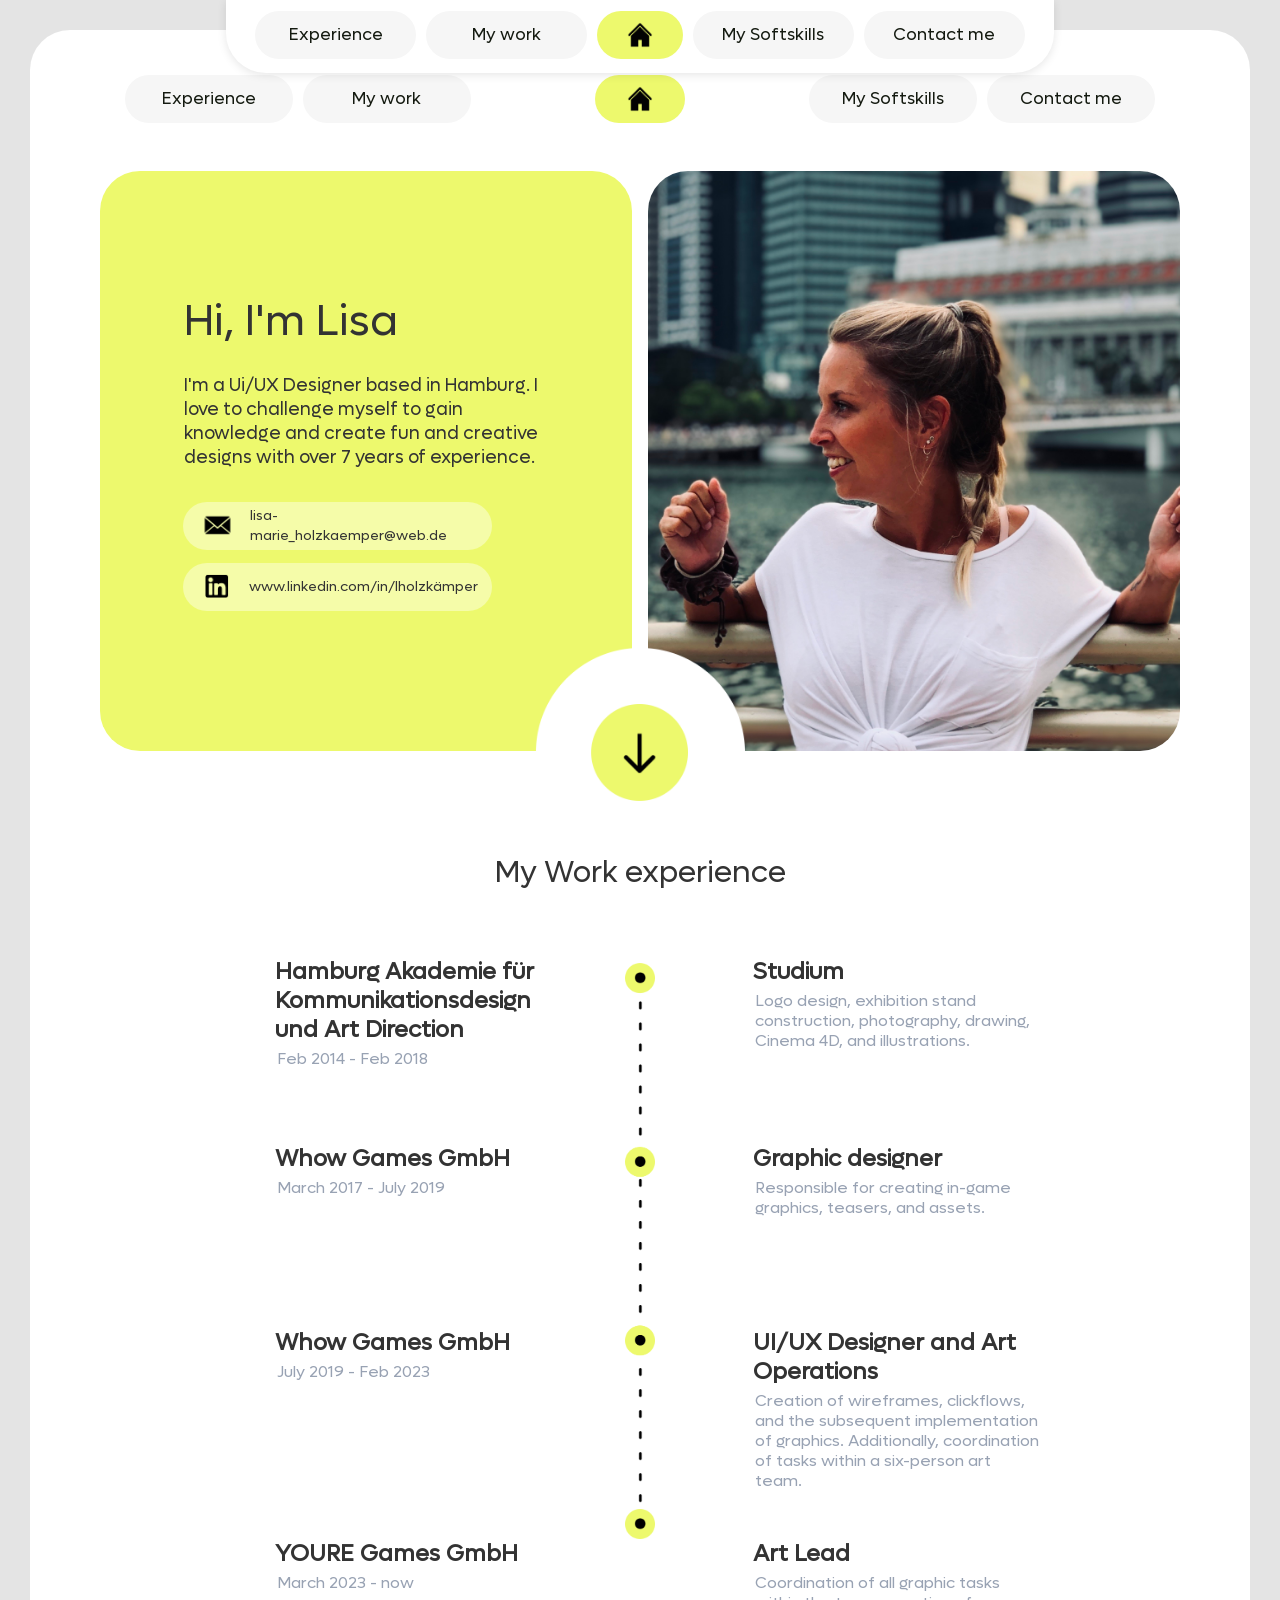
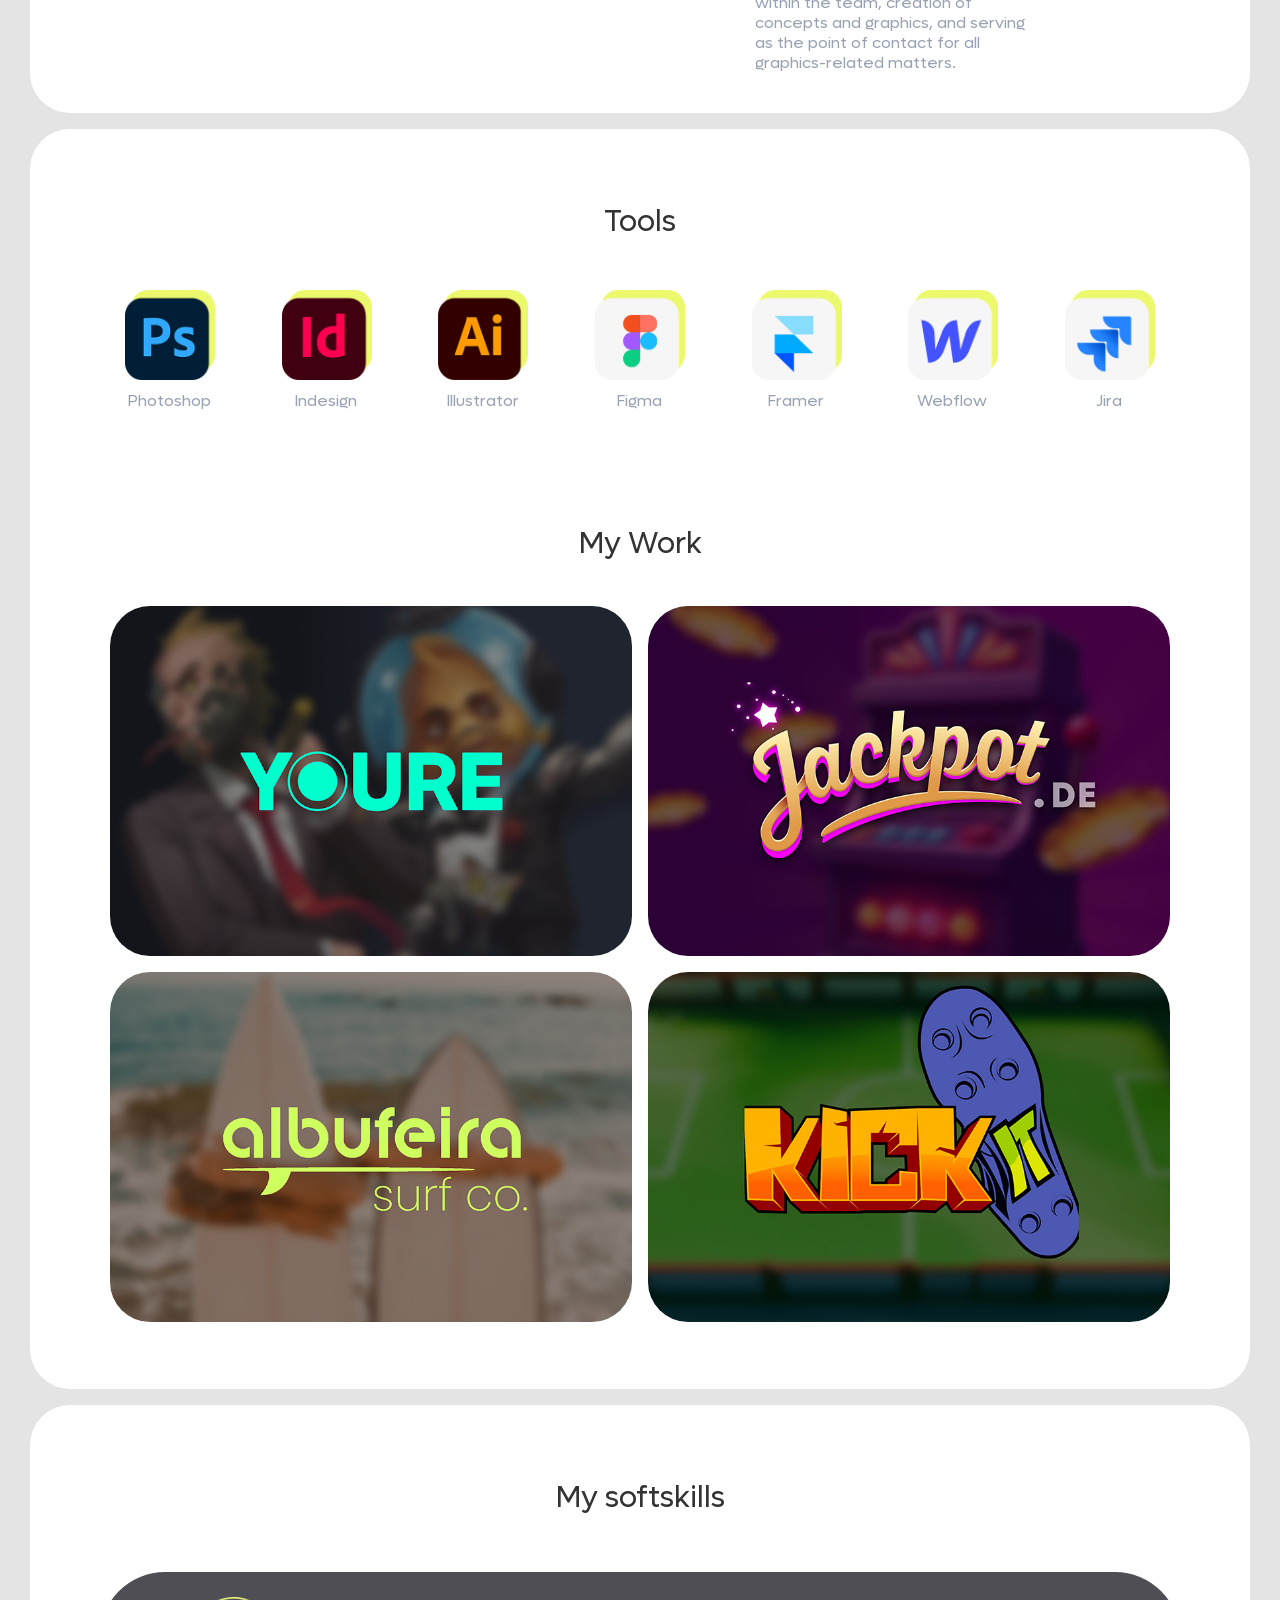
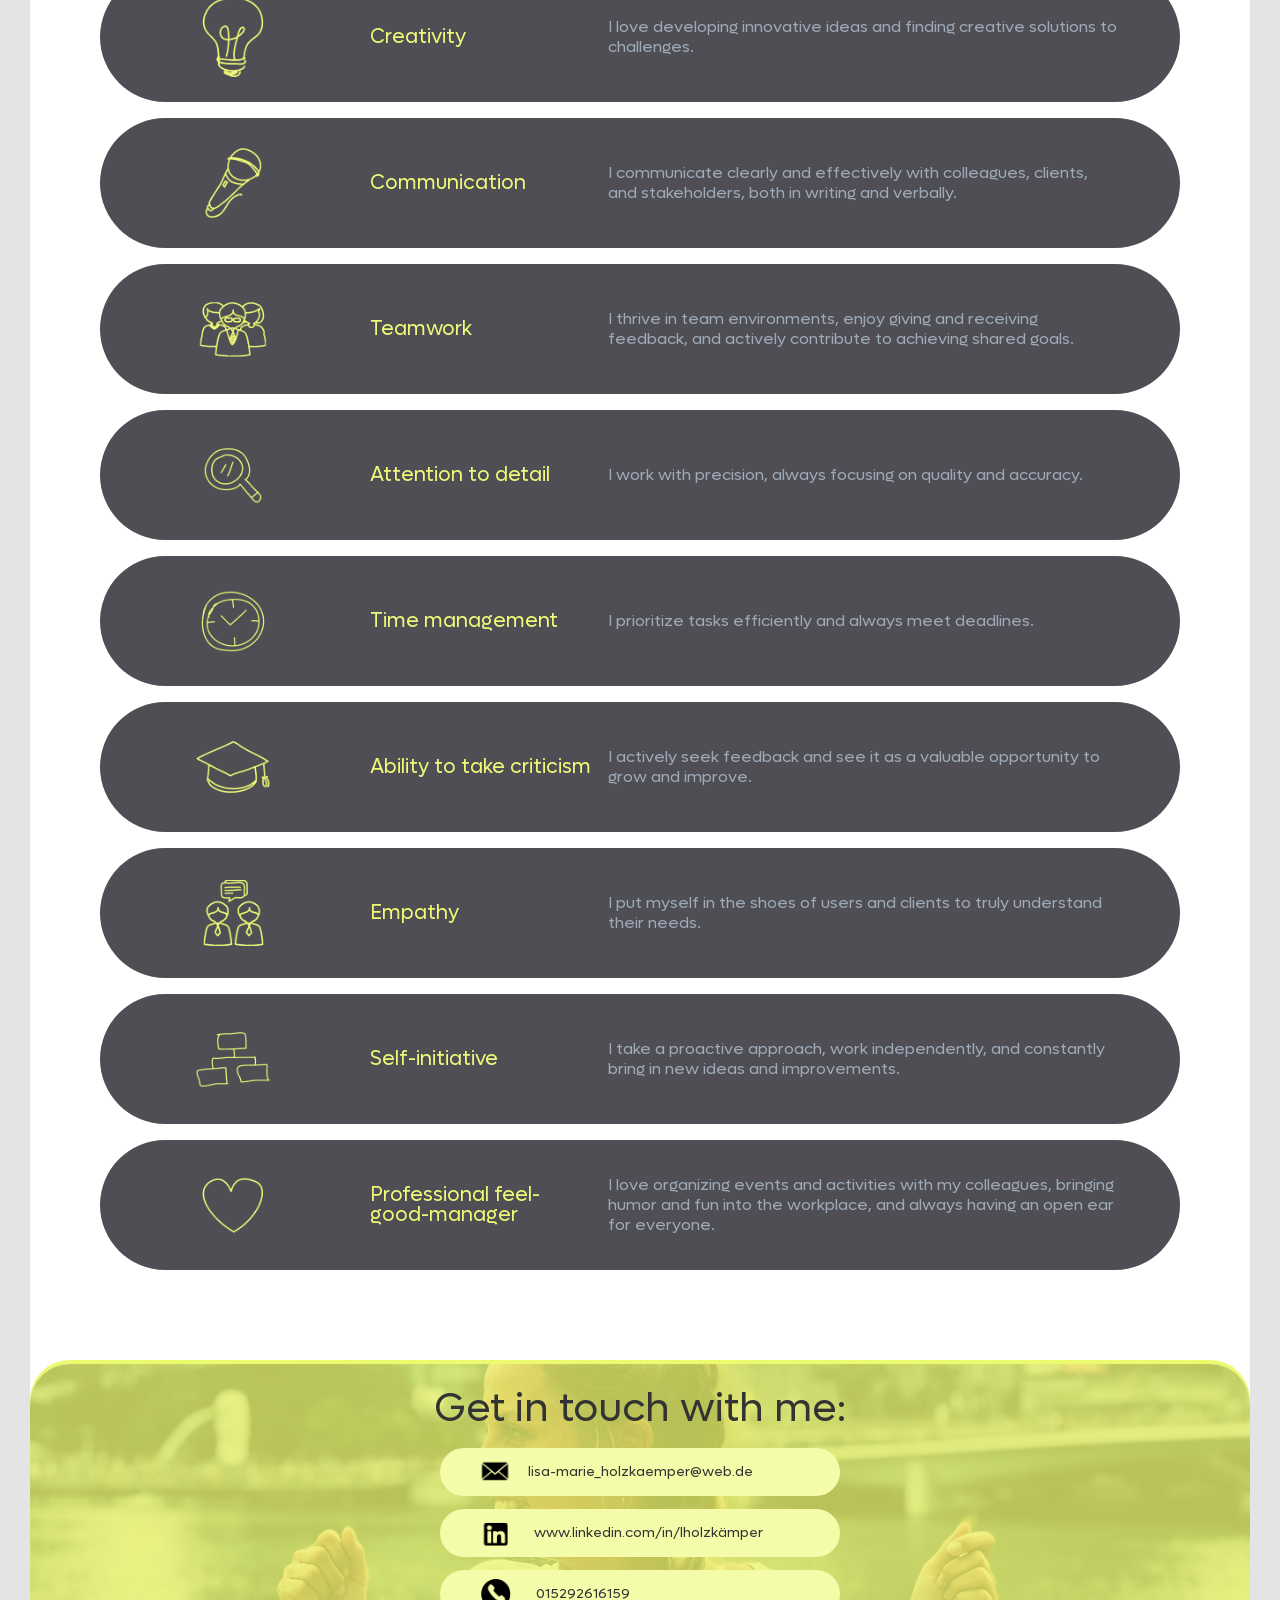
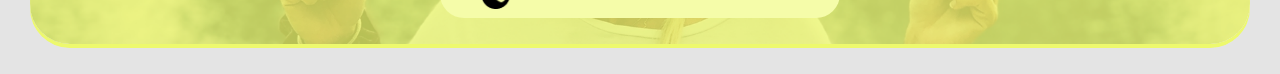
<file: index.html>
<!DOCTYPE html><!--  Last Published: Wed Apr 22 2026 07:36:31 GMT+0000 (Coordinated Universal Time)  -->
<html data-wf-page="67a52cdafccafc4ccf9bde19" data-wf-site="67a52cdafccafc4ccf9bde20">
<head>
  <meta charset="utf-8">
  <title>Portfolio Lisa Holzkämper</title>
  <meta content="width=device-width, initial-scale=1" name="viewport">
  <link href="css/normalize.css" rel="stylesheet" type="text/css">
  <link href="css/webflow.css" rel="stylesheet" type="text/css">
  <link href="css/portfolio-lisa-405c6d-90d-e03c4616ba287.webflow.css" rel="stylesheet" type="text/css">
  <script type="text/javascript">!function(o,c){var n=c.documentElement,t=" w-mod-";n.className+=t+"js",("ontouchstart"in o||o.DocumentTouch&&c instanceof DocumentTouch)&&(n.className+=t+"touch")}(window,document);</script>
  <link href="images/favicon.png" rel="shortcut icon" type="image/x-icon">
  <link href="images/webclip.png" rel="apple-touch-icon">
</head>
<body class="body mobile frame">
  <div data-animation="default" class="navbar small tablet mobile w-nav" data-easing2="ease-out" data-easing="ease-in" data-collapse="all" data-w-id="6ea7c5d7-3be0-e51b-2487-28361e5b4302" role="banner" data-duration="400" data-doc-height="1">
    <div class="w-layout-blockcontainer container-4 small tablet w-container">
      <a href="#work-experience" class="text-navi small tablet mobile1 w-nav-link">Experience</a>
      <a href="#work" class="text-navi small tablet mobile w-nav-link">My work</a>
      <a href="#home" class="text-navi middle small tablet w-nav-link"></a>
      <a href="#my-softskills" class="text-navi small tablet mobile1 w-nav-link">My Softskills</a>
      <a href="#contact-me" class="text-navi small tablet w-nav-link">Contact me</a>
    </div>
  </div>
  <div id="home" data-animation="default" data-collapse="medium" data-duration="400" data-easing="ease" data-easing2="ease" role="banner" class="navbar tablet mobile w-nav">
    <div class="w-layout-blockcontainer container-3 w-container">
      <a href="#work-experience" class="text-navi tablet mob-lands mobi w-nav-link">Experience</a>
      <a href="#work" class="text-navi tablet mob-lands w-nav-link">My work</a>
    </div>
    <div class="w-layout-blockcontainer container-3 tablet w-container">
      <a href="index.html" aria-current="page" class="text-navi middle tablet moblands ejg w-nav-link w--current"></a>
    </div>
    <div class="w-layout-blockcontainer container-4 w-container">
      <a href="#my-softskills" class="text-navi tablet mob-lands mobi w-nav-link">My Softskills</a>
      <a href="#contact-me" class="text-navi tablet mob-lands w-nav-link">Contact me</a>
    </div>
  </div>
  <div class="w-layout-blockcontainer container-5 hometop w-container">
    <section id="about-me" class="foto mobile">
      <div class="w-layout-grid grid tablet mobilelands">
        <div class="div-block-2 header tablet mobilee"></div>
        <div id="w-node-bc7cdeb1-5dbd-4632-a51f-5dcf12f37815-cf9bde19" class="div-block tablet moblands mobile">
          <section class="section-9 moblands">
            <h1 class="heading mobile lands">Hi, I&#x27;m Lisa</h1>
            <div class="text-block tablet">I&#x27;m a Ui/UX Designer based in Hamburg. I love to challenge myself to gain knowledge and create fun and creative designs with over 7 years of experience.</div>
          </section>
          <a href="mailto:lisa-marie_holzkaemper@web.de" class="maillink header tablet w-inline-block">
            <div class="mail header"><img id="w-node-c1426788-02cf-b43f-d201-b046a2bb5691-cf9bde19" loading="lazy" alt="" src="images/icon-brief_2icon-brief.png" class="mail-image">
              <div id="w-node-c1426788-02cf-b43f-d201-b046a2bb5692-cf9bde19" class="mailtext header tablet">lisa-marie_holzkaemper@web.de </div>
            </div>
          </a>
          <a href="mailto:lisa-marie_holzkaemper@web.de" class="maillink header linkedin tablet w-inline-block">
            <div class="mail header linked-in tablet"><img id="w-node-_5e9386a2-d270-d6d4-a1fe-079e80378da4-cf9bde19" loading="lazy" alt="" src="images/icon-linkedin_2icon-linkedin.png" class="mail-image">
              <div id="w-node-_5e9386a2-d270-d6d4-a1fe-079e80378da5-cf9bde19" class="mailtext header">www.linkedin.com/in/lholzkämper</div>
            </div>
          </a>
        </div>
      </div>
    </section>
    <div class="div-block-7 tablet"></div>
    <section id="work-experience">
      <h1 class="heading-2 tablet mobile">My Work experience</h1>
      <div class="div-block-8 mob-landscape mobile">
        <div class="w-layout-grid grid-3 tablet position mobile-landscape mobile">
          <div id="w-node-_141b06cd-e325-12e2-6d8a-cdb3055fbccf-cf9bde19" class="div-block-9 mobile">
            <h1 class="heading-mid moblands mobile small">Hamburg Akademie für Kommunikationsdesign <br>und Art Direction</h1>
            <div id="w-node-a444de0e-a0be-27b7-f8f8-d9c067e7e992-cf9bde19" class="grey-flie-text links mobile">Feb 2014 - Feb 2018</div>
          </div>
          <div id="w-node-_8b150fef-16c4-7054-2e1c-0791a3c8ff48-cf9bde19" class="div-block-9 gone">
            <h1 class="heading-mid right moblands">Studium</h1>
            <div id="w-node-_8b150fef-16c4-7054-2e1c-0791a3c8ff4b-cf9bde19" class="grey-flie-text links small">Logo design, exhibition stand construction, photography, drawing, Cinema 4D, and illustrations.</div>
          </div>
          <div id="w-node-_05721413-95ea-4310-677f-27262a4d4abb-cf9bde19" class="div-block-9 position mob-landscape">
            <h1 class="heading-mid moblands _2 mobile">Whow Games GmbH</h1>
            <div id="w-node-_05721413-95ea-4310-677f-27262a4d4abe-cf9bde19" class="grey-flie-text links mobile">March 2017 - July 2019</div>
          </div>
          <div id="w-node-_92c2133f-cbcf-a6d9-29ef-a674638acc15-cf9bde19" class="div-block-9 position gone">
            <h1 class="heading-mid right">Graphic designer</h1>
            <div id="w-node-_92c2133f-cbcf-a6d9-29ef-a674638acc18-cf9bde19" class="grey-flie-text links small">Responsible for creating in-game graphics, teasers, and assets.</div>
          </div>
          <div id="w-node-_7d353dff-d25d-4b38-d63e-48a422fee3fe-cf9bde19" class="div-block-9 whow position-tablet mobile-lands">
            <h1 class="heading-mid mobile">Whow Games GmbH</h1>
            <div id="w-node-_7d353dff-d25d-4b38-d63e-48a422fee401-cf9bde19" class="grey-flie-text links mobile">July 2019 - Feb 2023</div>
          </div>
          <div id="w-node-e0c1ca9f-12b9-e147-621a-00cebd9b65f0-cf9bde19" class="div-block-9 whow position-tablet gone">
            <h1 class="heading-mid right">UI/UX Designer and Art Operations</h1>
            <div class="grey-flie-text links small">Creation of wireframes, clickflows, and the subsequent implementation of graphics. Additionally, coordination of tasks within a six-person art team.</div>
          </div>
          <div id="w-node-_98a40dd1-57b1-e4b8-2a08-4104e1c63142-cf9bde19" class="div-block-9 tablet-position home tableeeeet mobile-landsccc">
            <h1 class="heading-mid mobile">YOURE Games GmbH</h1>
            <div id="w-node-_98a40dd1-57b1-e4b8-2a08-4104e1c63145-cf9bde19" class="grey-flie-text links mobile">March 2023 - now</div>
          </div>
          <div id="w-node-_1024d229-c847-e0fc-6af4-8edc6d372f5c-cf9bde19" class="div-block-9 tablet-position home tableeeet gone">
            <h1 class="heading-mid right">Art Lead</h1>
            <div id="w-node-_1024d229-c847-e0fc-6af4-8edc6d372f5f-cf9bde19" class="grey-flie-text links small">Coordination of all graphic tasks within the team, creation of concepts and graphics, and serving as the point of contact for all graphics-related matters.</div>
          </div>
        </div>
      </div>
    </section>
  </div>
  <section class="container-5 _2 home">
    <section class="section-3">
      <h1 class="heading-5 tablet">Tools</h1>
      <div class="w-layout-grid grid-4 tools tablet mobilelands landscape-bla">
        <div class="div-block-15 tablet mob-lands lands">
          <div class="grey-flie-text tablet moblands landscape photo">Photoshop</div>
        </div>
        <div class="div-block-15 indesign tablet moblands">
          <div class="grey-flie-text tablet moblands landscape">Indesign</div>
        </div>
        <div class="div-block-15 illustrator tablet mobilelnds">
          <div class="grey-flie-text tablet moblands landscape">Illustrator</div>
        </div>
        <div class="div-block-15 figma tablet mobilelands">
          <div class="grey-flie-text tablet moblands landscape">Figma</div>
        </div>
        <div class="div-block-15 framer tablet mobilelands">
          <div class="grey-flie-text tablet moblands landscape">Framer</div>
        </div>
        <div class="div-block-15 webflow tablet mobilelands">
          <div class="grey-flie-text tablet moblands landscape">Webflow</div>
        </div>
        <div class="div-block-15 jira tablet mobilelands">
          <div class="grey-flie-text tablet moblands landscape">Jira</div>
        </div>
        <div class="div-block-31">
          <div class="grey-flie-text tablet moblands">Photoshop</div>
        </div>
      </div>
      <h1 class="heading-5 tablet mobile">My Work</h1>
      <section id="work" class="section-4 moblands">
        <div class="w-layout-grid grid-6 tablet mobile-lands">
          <a id="w-node-b80d8603-2b35-368d-ee5c-4a79c31194c4-cf9bde19" href="youre-games.html" class="link-block-2 w-inline-block">
            <div class="div-block-17 moblands"></div>
          </a>
          <a href="whow-games.html" class="link-block-3 w-inline-block">
            <div class="div-block-17 whow moblands whoow"></div>
          </a>
          <a href="albufeira-surf-shop.html" class="link-block-4 w-inline-block">
            <div class="div-block-17 surf moblie-lands"></div>
          </a>
          <a href="kick-it.html" class="link-block-5 w-inline-block">
            <div class="div-block-17 kickit mobileleands"></div>
          </a>
        </div>
      </section>
    </section>
  </section>
  <section class="container-5 _2 homesection">
    <section id="my-softskills" class="section-3 bottom mobile">
      <h1 class="heading-5">My softskills</h1>
      <div class="w-layout-grid grid-4 softskills tablet mobile-lands mobile">
        <div id="w-node-ebcf7c98-a169-be25-b655-f4b3557b21d8-cf9bde19" class="div-block-20 row9 tablet mob-lands mobile"><img src="images/row-1_1row-1.png" loading="lazy" width="130" alt="" class="image-3 mobile">
          <div class="text-block-8 tablet mobile">Creativity</div>
          <div class="text-block-8 flie tablet">I love developing innovative ideas and finding creative solutions to challenges.</div>
        </div>
        <div class="div-block-20 row9 tablet mob-lands mobile"><img src="images/row-2_2row-2.png" loading="lazy" width="130" alt="" class="image-3 mobile">
          <div class="text-block-8 tablet mobile">Communication</div>
          <div class="text-block-8 flie _3zeilig tablet">I communicate clearly and effectively with colleagues, clients, and stakeholders, both in writing and verbally.</div>
        </div>
        <div class="div-block-20 row9 tablet mob-lands mobile"><img src="images/row-3_2row-3.png" loading="lazy" width="130" alt="" class="image-3 mobile">
          <div class="text-block-8 flie _3zeilig tablet">I thrive in team environments, enjoy giving and receiving feedback, and actively contribute to achieving shared goals.</div>
          <div class="text-block-8 tablet mobile">Teamwork</div>
        </div>
        <div class="div-block-20 row9 tablet mob-lands mobile"><img src="images/row-4_2row-4.png" loading="lazy" width="130" alt="" class="image-3 mobile">
          <div class="text-block-8 tablet mobile">Attention to detail</div>
          <div class="text-block-8 flie tablet">I work with precision, always focusing on quality and accuracy. </div>
        </div>
        <div class="div-block-20 row9 tablet mob-lands mobile"><img src="images/row-5_2row-5.png" loading="lazy" width="130" alt="" class="image-3 mobile">
          <div class="text-block-8 flie tablet">I prioritize tasks efficiently and always meet deadlines.</div>
          <div class="text-block-8 tablet mobile">Time management</div>
        </div>
        <div class="div-block-20 row9 tablet mob-lands mobile"><img src="images/row-6_2row-6.png" loading="lazy" width="130" alt="" class="image-3 mobile">
          <div class="text-block-8 flie tablet">I actively seek feedback and see it as a valuable opportunity to grow and improve.</div>
          <div class="text-block-8 tablet mobile">Ability to take criticism</div>
        </div>
        <div class="div-block-20 row9 tablet mob-lands mobile"><img src="images/row-7_2row-7.png" loading="lazy" width="130" alt="" class="image-3 mobile">
          <div class="text-block-8 flie tablet">I put myself in the shoes of users and clients to truly understand their needs.</div>
          <div class="text-block-8 tablet mobile">Empathy</div>
        </div>
        <div id="w-node-_2ebcd6cd-dce6-93d7-7d74-8038ed13c791-cf9bde19" class="div-block-20 row9 tablet mob-lands mobile"><img src="images/row-8_2row-8.png" loading="lazy" width="130" alt="" class="image-3 mobile">
          <div class="text-block-8 flie tablet">I take a proactive approach, work independently, and constantly bring in new ideas and improvements.</div>
          <div class="text-block-8 tablet mobile">Self-initiative</div>
        </div>
        <div id="w-node-_31fb0186-4f1b-d08a-6d11-06f40663c4d6-cf9bde19" class="div-block-20 row9 tablet mob-lands mobile"><img src="images/row-9_2row-9.png" loading="lazy" width="130" alt="" class="image-3 mobile">
          <div class="text-block-8 home tablet mobile">Professional feel-good-manager</div>
          <div class="text-block-8 flie _3zeilig tablet">I love organizing events and activities with my colleagues, bringing humor and fun into the workplace, and always having an open ear for everyone.</div>
        </div>
      </div>
    </section>
    <section id="contact-me" class="section-5">
      <div id="contact-me2" class="div-block-21 mobile">
        <h1 class="heading-8 tablet mob-lands mobile">Get in touch with me:</h1>
        <section class="section-8 mobile-lands mobile">
          <a href="mailto:lisa-marie_holzkaemper@web.de" class="maillink footer mobile-lands w-inline-block">
            <div class="mail mobila-lands mobile"><img id="w-node-e11ffd84-7ce3-24dc-f8b1-d6edd07ddf4d-cf9bde19" loading="lazy" alt="" src="images/icon-brief_2icon-brief.png" class="mail-image mob">
              <div id="w-node-e11ffd84-7ce3-24dc-f8b1-d6edd07ddf4e-cf9bde19" class="mailtext header lands">lisa-marie_holzkaemper@web.de</div>
            </div>
          </a>
          <a href="https://www.linkedin.com/in/lholzk%C3%A4mper/" class="link-block-10 w-inline-block">
            <div class="linked-in mobilelands mobile"><img loading="lazy" src="images/icon-linkedin_2icon-linkedin.png" alt="" class="mail-image mob">
              <div class="mailtext phone mobilelands">www.linkedin.com/in/lholzkämper</div>
            </div>
          </a>
          <a href="https://www.linkedin.com/in/lholzk%C3%A4mper/" class="link-block-10 telefone w-inline-block">
            <div class="linked-in call mobilelands mobile"><img loading="lazy" height="Auto" alt="" src="images/phone-icon_1phone-icon.png" class="image-2 call mobile mob">
              <div class="mailtext call mobile-lanfs _1">015292616159</div>
            </div>
          </a>
        </section>
      </div>
    </section>
  </section>
  <script src="https://d3e54v103j8qbb.cloudfront.net/js/jquery-3.5.1.min.dc5e7f18c8.js?site=67a52cdafccafc4ccf9bde20" type="text/javascript" integrity="sha256-9/aliU8dGd2tb6OSsuzixeV4y/faTqgFtohetphbbj0=" crossorigin="anonymous"></script>
  <script src="js/webflow.js" type="text/javascript"></script>
</body>
</html>
</file>
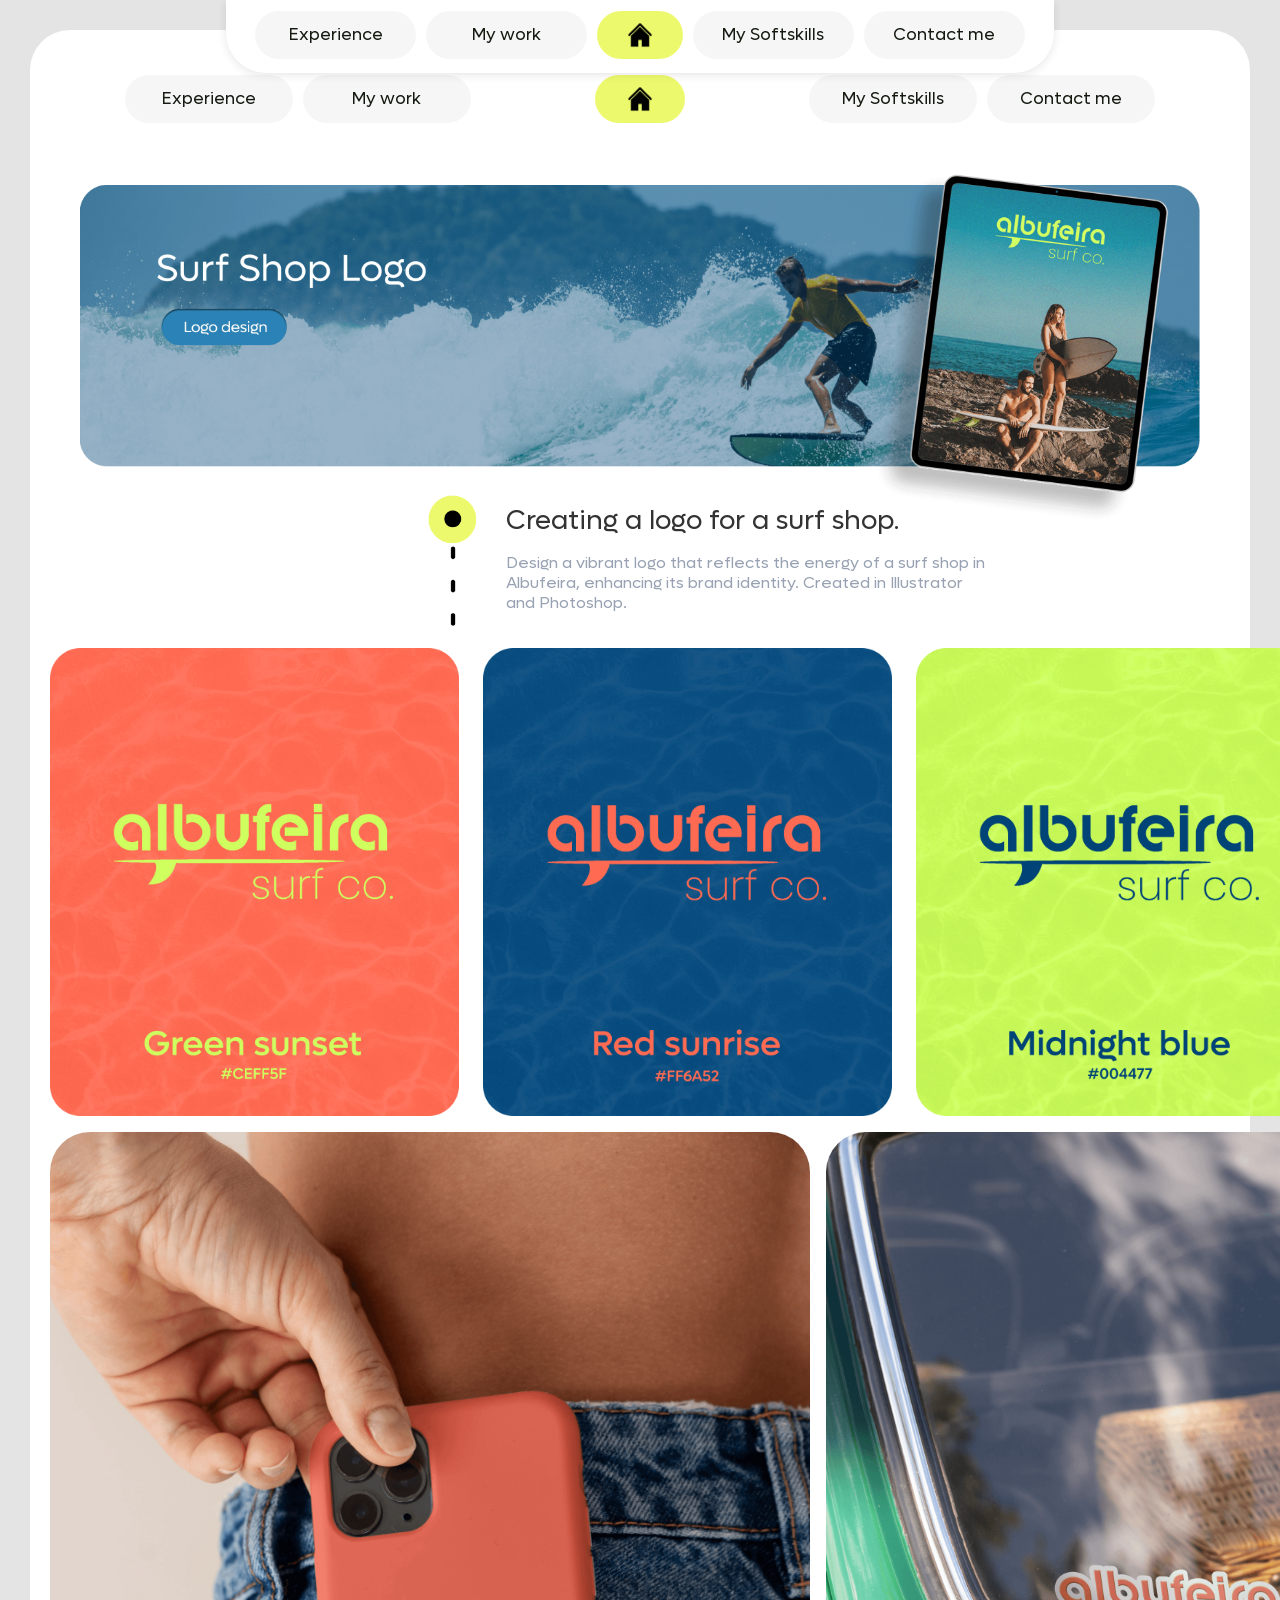
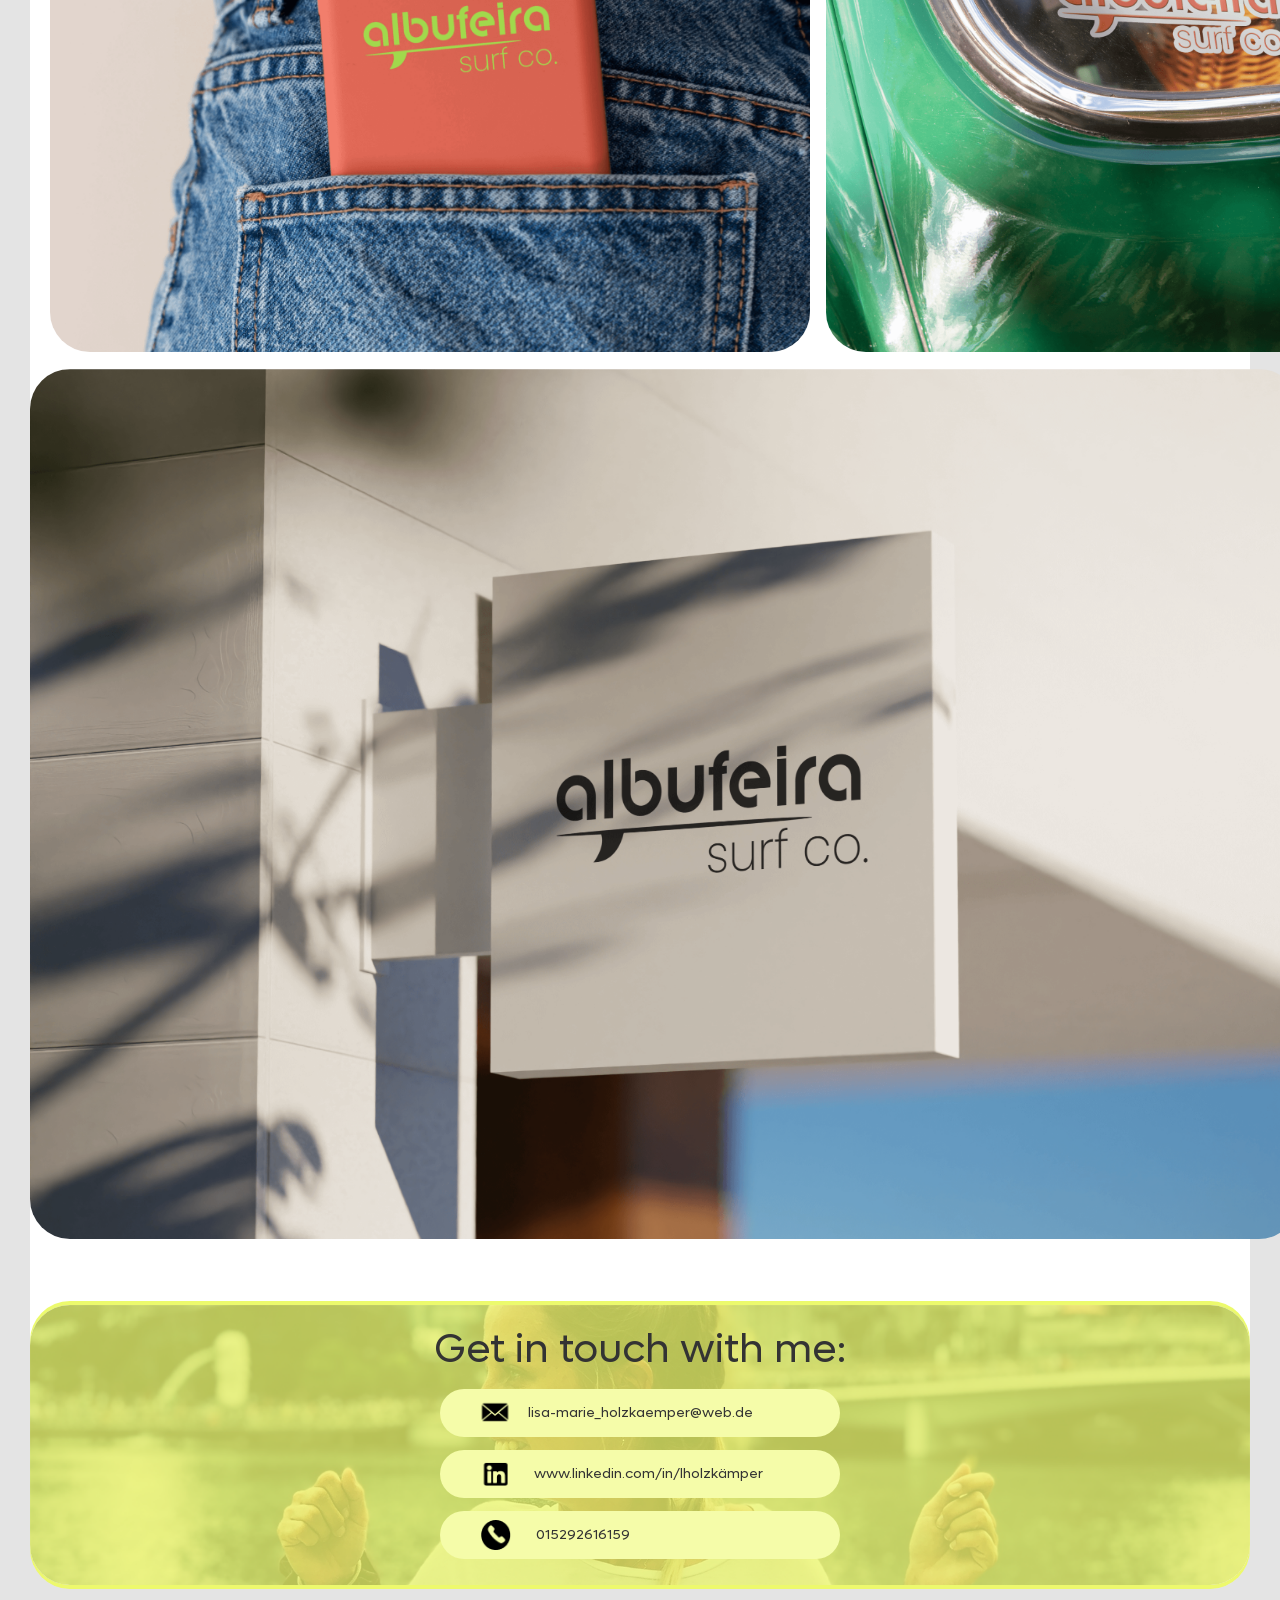
<file: albufeira-surf-shop.html>
<!DOCTYPE html><!--  Last Published: Wed Apr 22 2026 07:36:31 GMT+0000 (Coordinated Universal Time)  -->
<html data-wf-page="67a52cdafccafc4ccf9bde1c" data-wf-site="67a52cdafccafc4ccf9bde20">
<head>
  <meta charset="utf-8">
  <title>Portfolio Lisa Holzkämper</title>
  <meta content="Portfolio Lisa Holzkämper" property="og:title">
  <meta content="Portfolio Lisa Holzkämper" property="twitter:title">
  <meta content="width=device-width, initial-scale=1" name="viewport">
  <link href="css/normalize.css" rel="stylesheet" type="text/css">
  <link href="css/webflow.css" rel="stylesheet" type="text/css">
  <link href="css/portfolio-lisa-405c6d-90d-e03c4616ba287.webflow.css" rel="stylesheet" type="text/css">
  <script type="text/javascript">!function(o,c){var n=c.documentElement,t=" w-mod-";n.className+=t+"js",("ontouchstart"in o||o.DocumentTouch&&c instanceof DocumentTouch)&&(n.className+=t+"touch")}(window,document);</script>
  <link href="images/favicon.png" rel="shortcut icon" type="image/x-icon">
  <link href="images/webclip.png" rel="apple-touch-icon">
</head>
<body class="body">
  <div data-animation="default" class="navbar small tablet mobile w-nav" data-easing2="ease-out" data-easing="ease-in" data-collapse="all" data-w-id="07b90254-e785-01bf-6fe0-ef4c2ce6a6bd" role="banner" data-duration="400" data-doc-height="1">
    <div class="w-layout-blockcontainer container-4 small tablet w-container">
      <a href="/#work-experience" class="text-navi small tablet mobile1 w-nav-link">Experience</a>
      <a href="/#work" class="text-navi small tablet mobile w-nav-link">My work</a>
      <a href="index.html" class="text-navi middle small tablet w-nav-link"></a>
      <a href="/#my-softskills" class="text-navi small tablet mobile1 w-nav-link">My Softskills</a>
      <a href="#contact-me" class="text-navi small tablet w-nav-link">Contact me</a>
    </div>
  </div>
  <div id="home" data-animation="default" data-collapse="medium" data-duration="400" data-easing="ease" data-easing2="ease" role="banner" class="navbar tablet mobile w-nav">
    <div class="w-layout-blockcontainer container-3 w-container">
      <a href="/#work-experience" class="text-navi tablet mob-lands mobi w-nav-link">Experience</a>
      <a href="/#work" class="text-navi tablet mob-lands w-nav-link">My work</a>
    </div>
    <div class="w-layout-blockcontainer container-3 tablet w-container">
      <a href="index.html" class="text-navi middle tablet moblands ejg w-nav-link"></a>
    </div>
    <div class="w-layout-blockcontainer container-4 w-container">
      <a href="/#my-softskills" class="text-navi tablet mob-lands mobi w-nav-link">My Softskills</a>
      <a href="#contact-me" class="text-navi tablet mob-lands w-nav-link">Contact me</a>
    </div>
  </div>
  <section class="section-6 surf down">
    <div class="w-layout-blockcontainer header-youre whow w-container">
      <div class="div-block-22 whow surfi"></div>
    </div>
    <section class="pic-text-top">
      <div class="div-block-23 surf">
        <h1 class="heading-9 youregames tablet real">Creating a logo for a surf shop.</h1>
        <div class="text-block-10 casino top">Design a vibrant logo that reflects the energy of a surf shop in Albufeira, enhancing its brand identity. Created in Illustrator and Photoshop.</div>
      </div>
    </section>
    <section class="section-7">
      <div class="w-layout-grid grid-9">
        <div class="red"></div>
        <div class="red blue"></div>
        <div class="red green"></div>
      </div>
      <div class="w-layout-grid grid-9 _2-row _2">
        <div class="red handy"></div>
        <div class="red sticker"></div>
      </div>
      <div class="div-block-28"></div>
      <section class="section-10">
        <div class="div-block-28 _2"></div>
      </section>
      <div class="div-block-26 surf"></div>
    </section>
    <section id="contact-me" class="section-5">
      <div id="contact-me2" class="div-block-21 mobile">
        <h1 class="heading-8 tablet mob-lands mobile">Get in touch with me:</h1>
        <section class="section-8 mobile-lands mobile">
          <a href="mailto:lisa-marie_holzkaemper@web.de" class="maillink footer mobile-lands w-inline-block">
            <div class="mail mobila-lands mobile"><img id="w-node-e37ce2ee-cf83-a0f6-1dba-c148f0756ed3-cf9bde1c" loading="lazy" alt="" src="images/icon-brief_2icon-brief.png" class="mail-image mob">
              <div id="w-node-e37ce2ee-cf83-a0f6-1dba-c148f0756ed4-cf9bde1c" class="mailtext header lands">lisa-marie_holzkaemper@web.de</div>
            </div>
          </a>
          <a href="https://www.linkedin.com/in/lholzk%C3%A4mper/" class="link-block-10 w-inline-block">
            <div class="linked-in mobilelands mobile"><img loading="lazy" src="images/icon-linkedin_2icon-linkedin.png" alt="" class="image-2 mobilelands">
              <div class="mailtext phone mobilelands">www.linkedin.com/in/lholzkämper</div>
            </div>
          </a>
          <a href="https://www.linkedin.com/in/lholzk%C3%A4mper/" class="link-block-10 telefone w-inline-block">
            <div class="linked-in call mobilelands mobile"><img loading="lazy" height="Auto" alt="" src="images/phone-icon_1phone-icon.png" class="image-2 call mobile mob">
              <div class="mailtext call mobile-lanfs _1">015292616159</div>
            </div>
          </a>
        </section>
      </div>
    </section>
  </section>
  <script src="https://d3e54v103j8qbb.cloudfront.net/js/jquery-3.5.1.min.dc5e7f18c8.js?site=67a52cdafccafc4ccf9bde20" type="text/javascript" integrity="sha256-9/aliU8dGd2tb6OSsuzixeV4y/faTqgFtohetphbbj0=" crossorigin="anonymous"></script>
  <script src="js/webflow.js" type="text/javascript"></script>
</body>
</html>
</file>
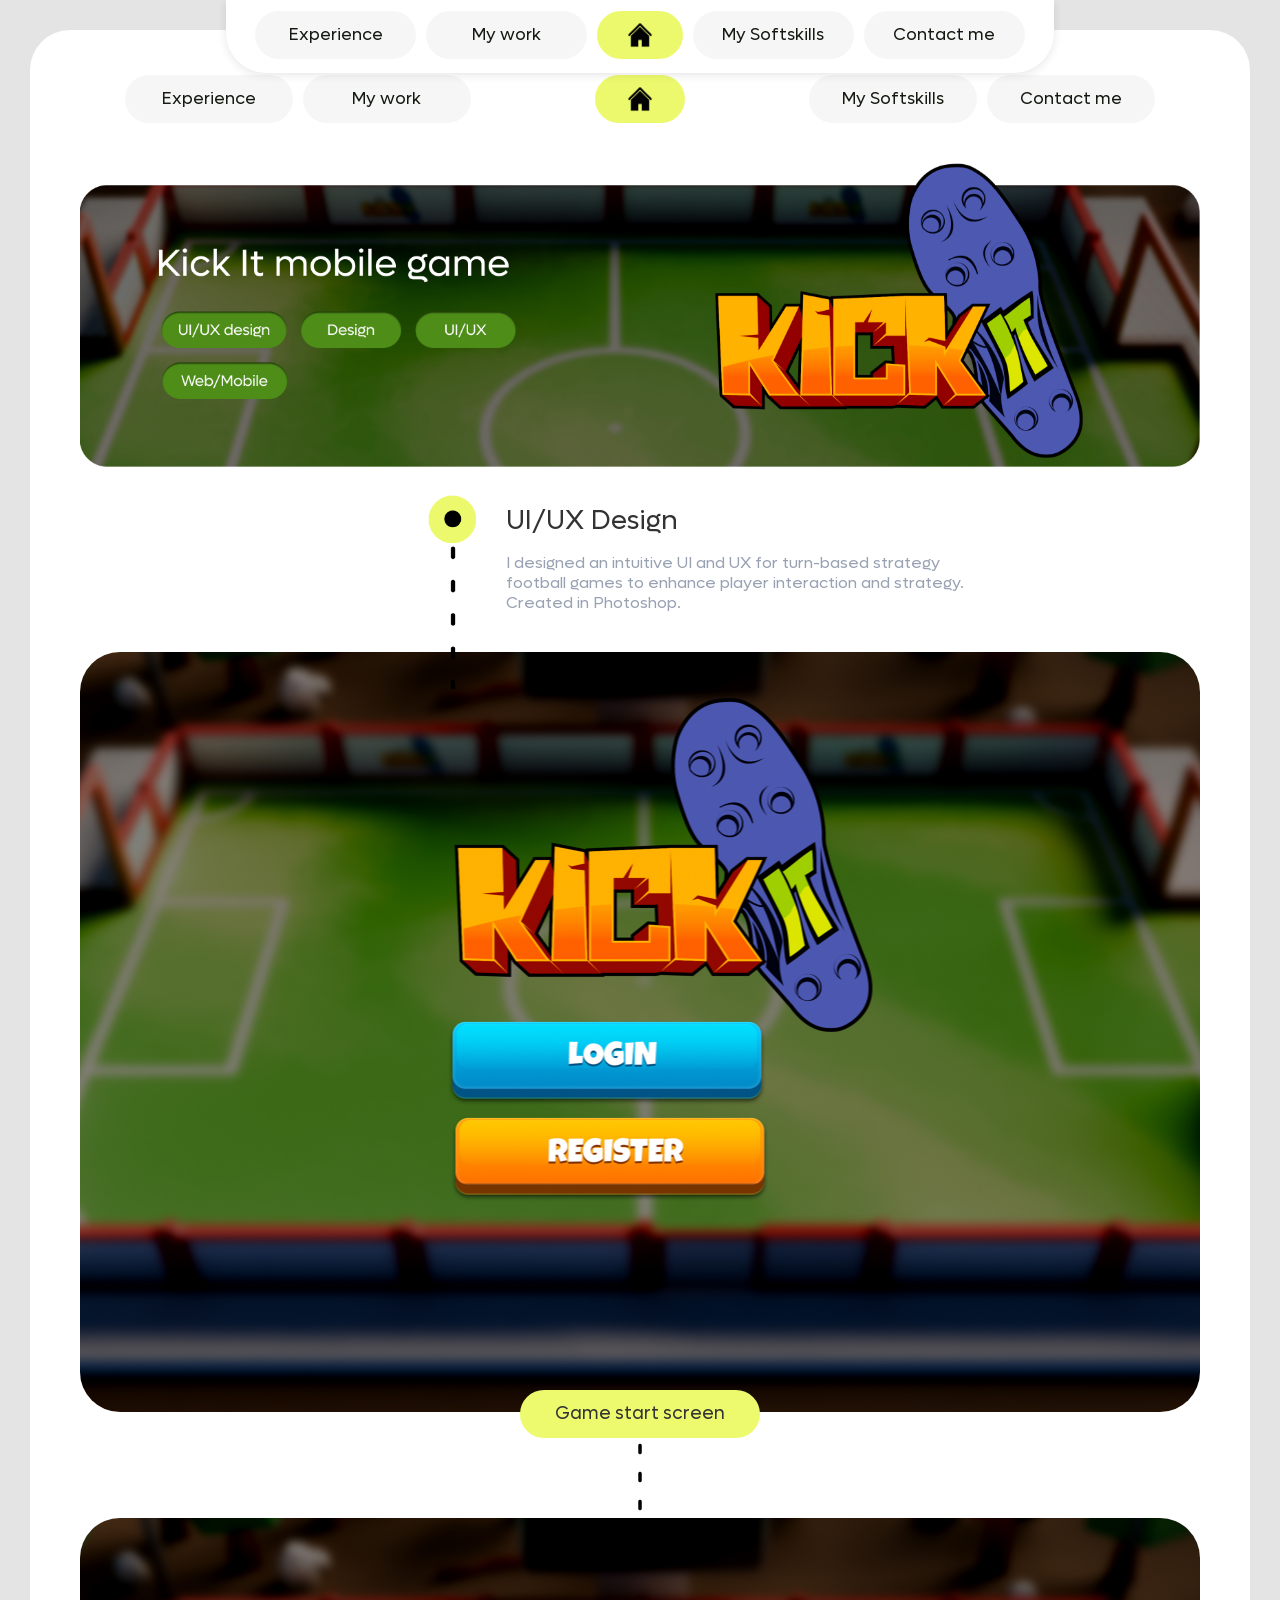
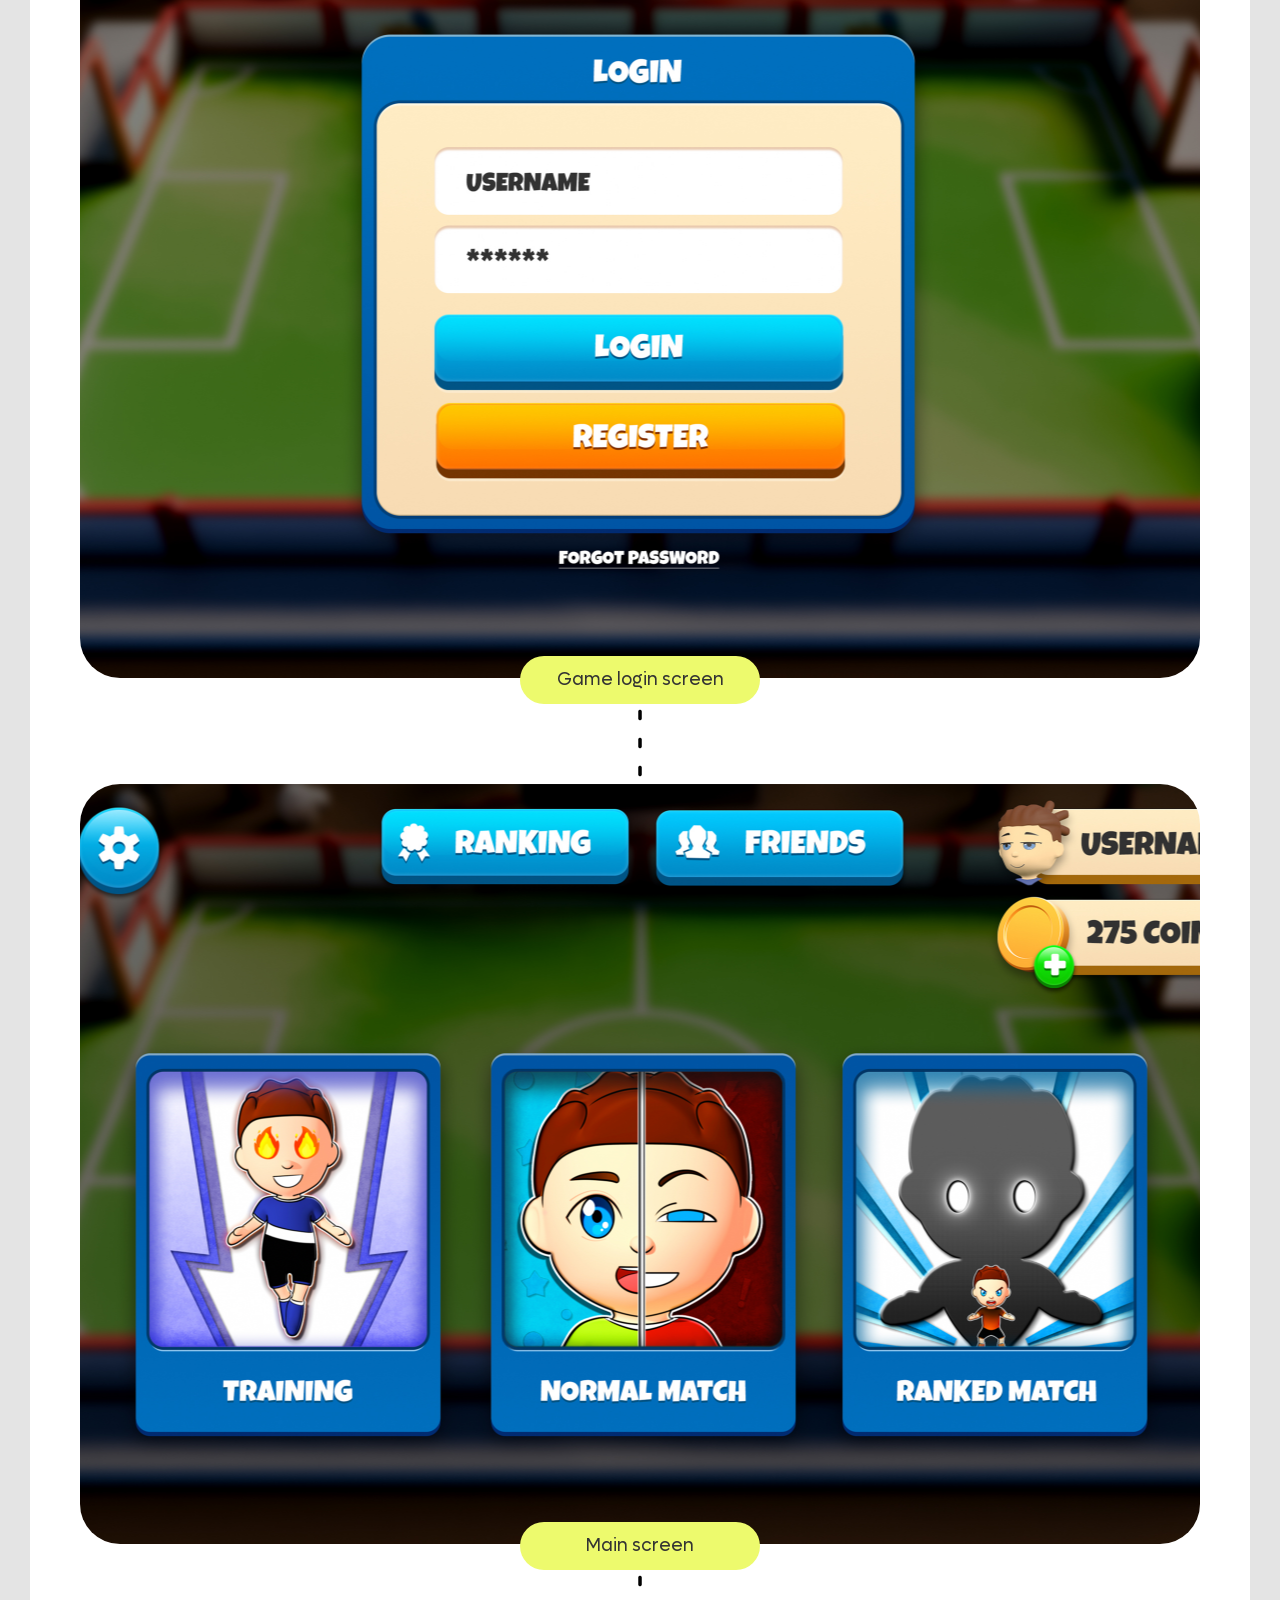
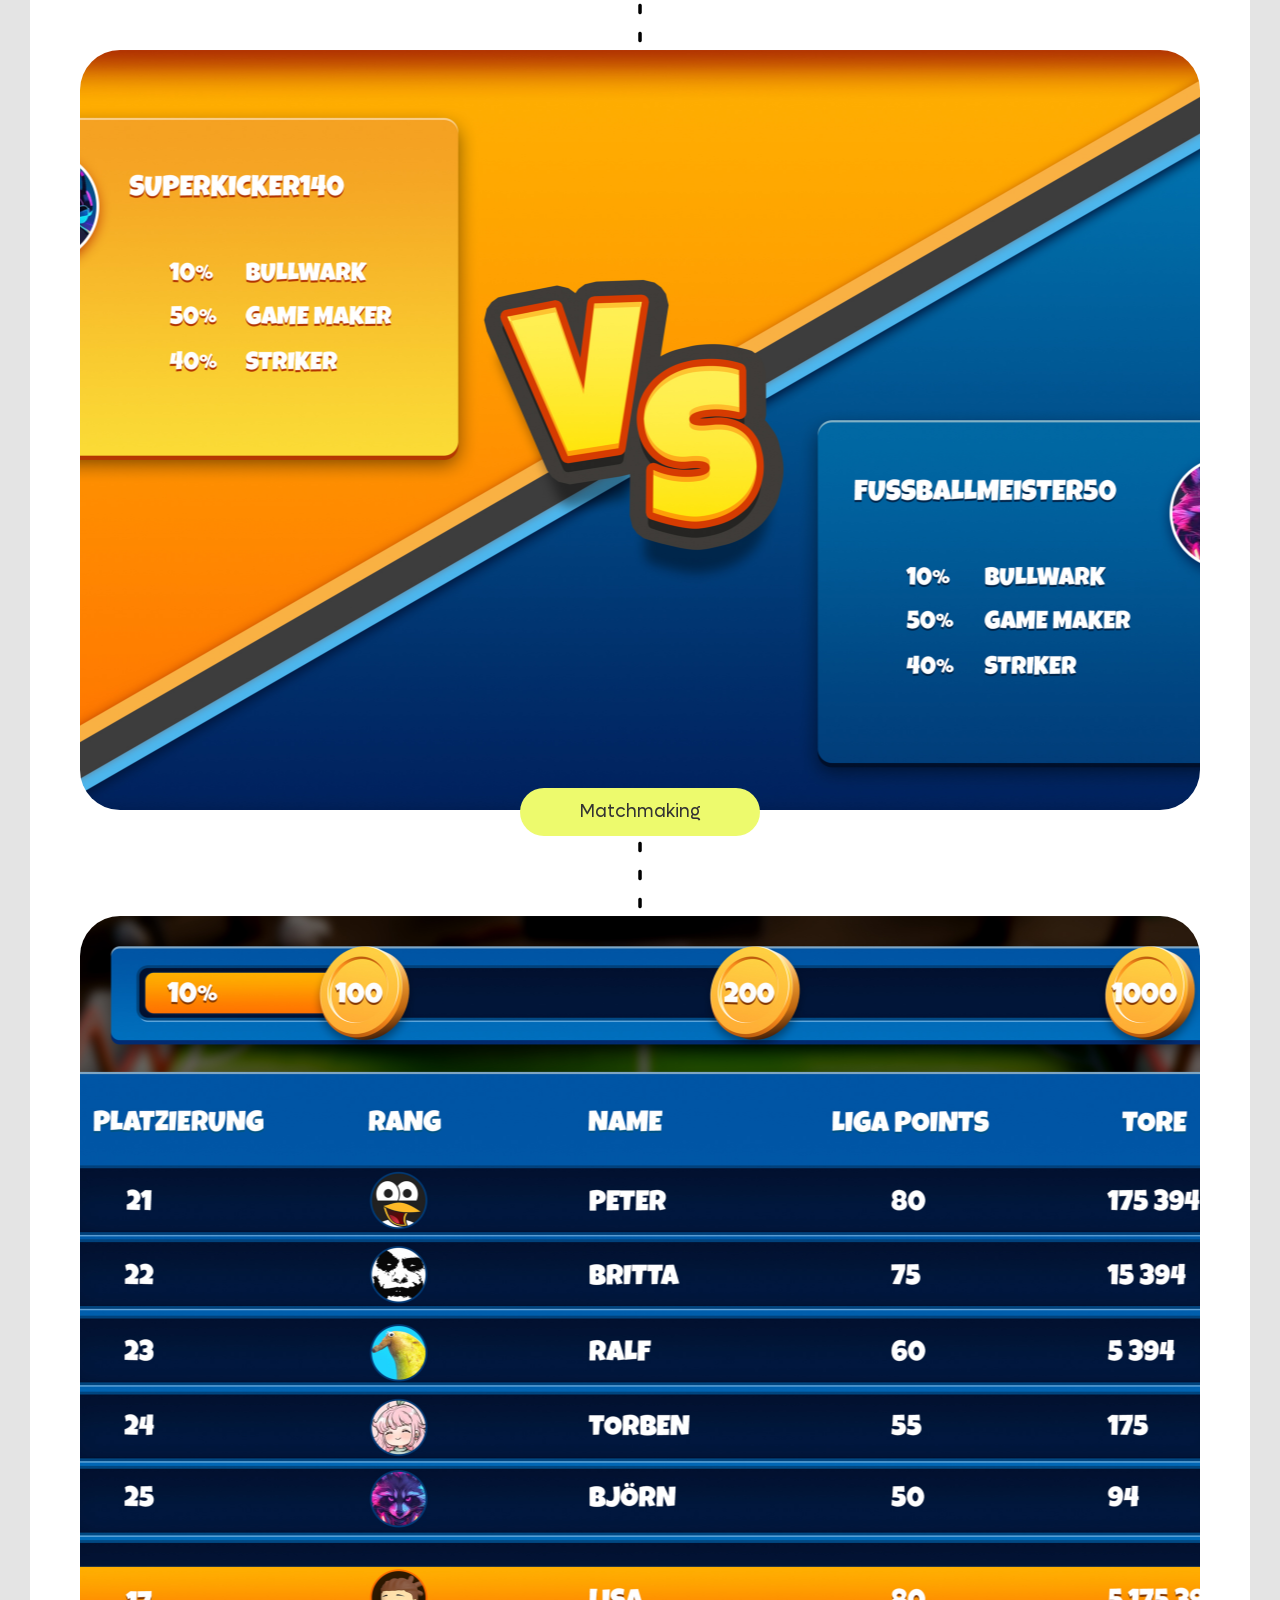
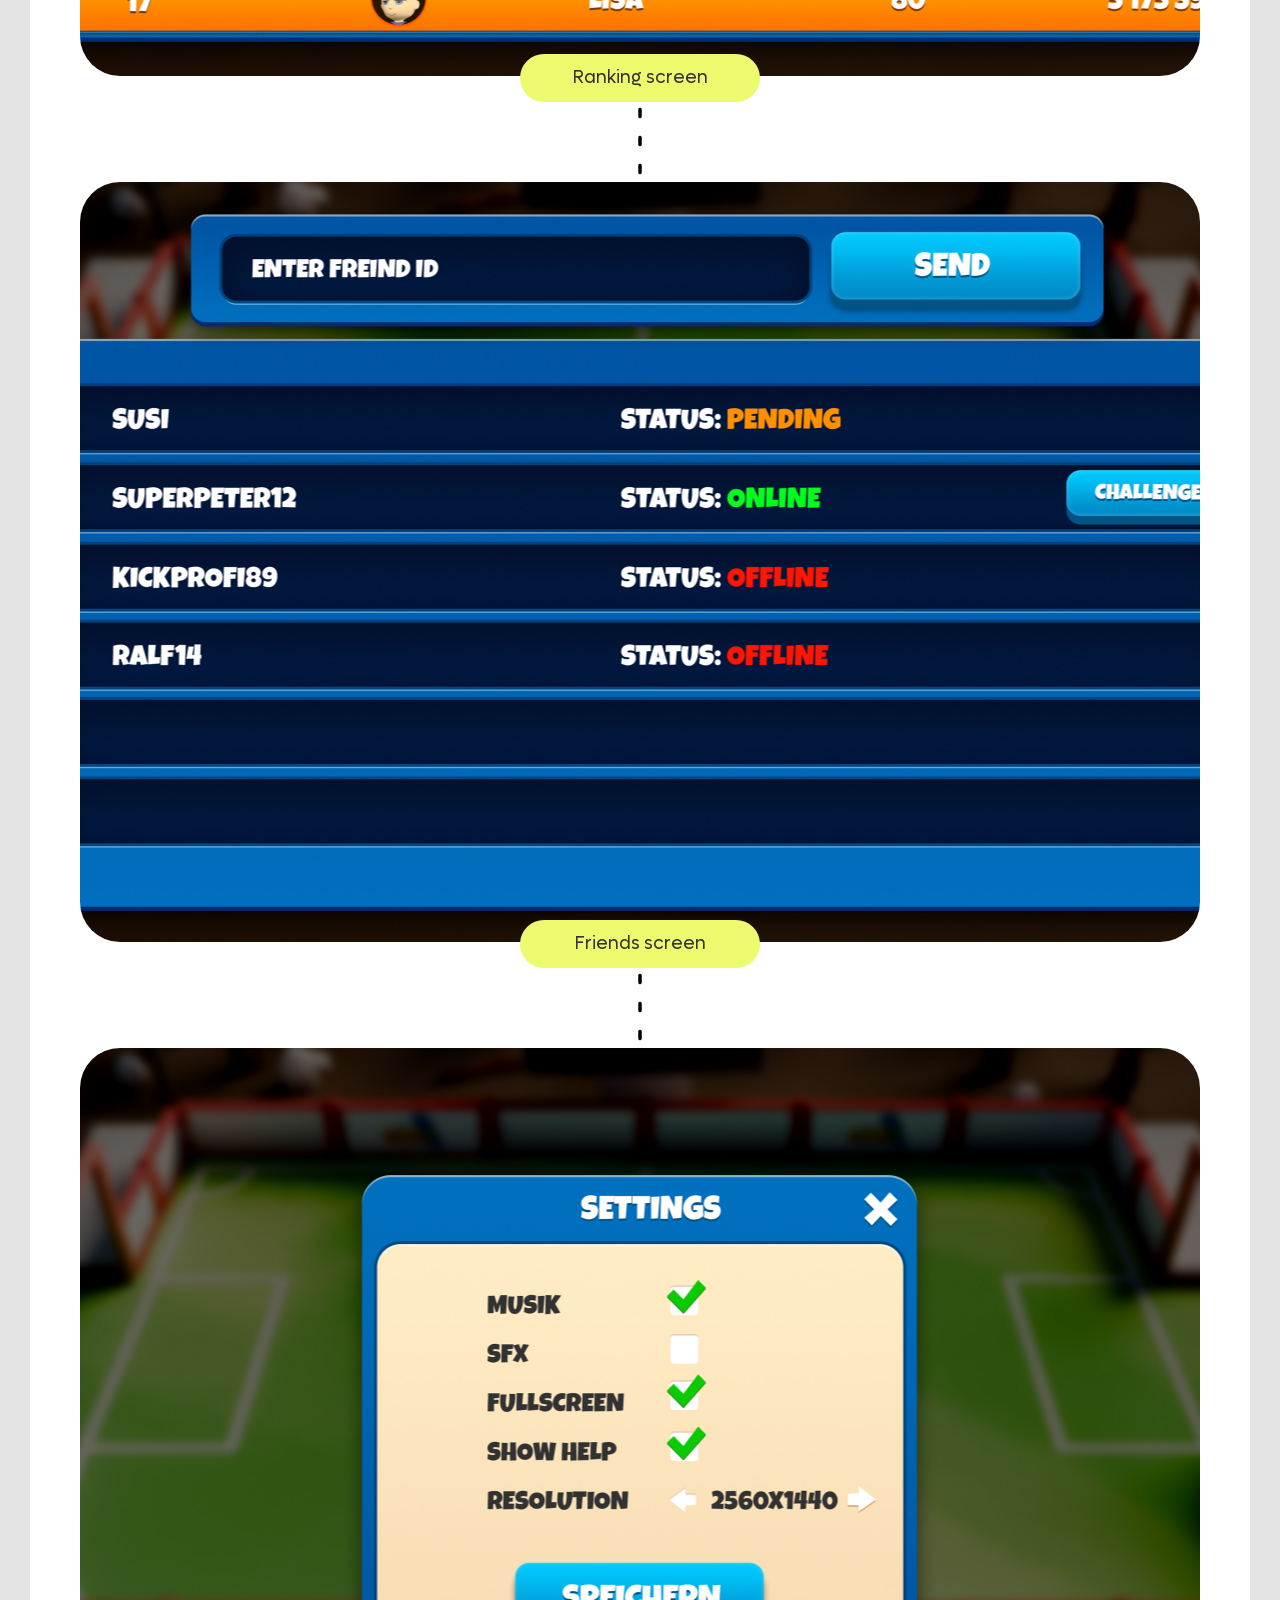
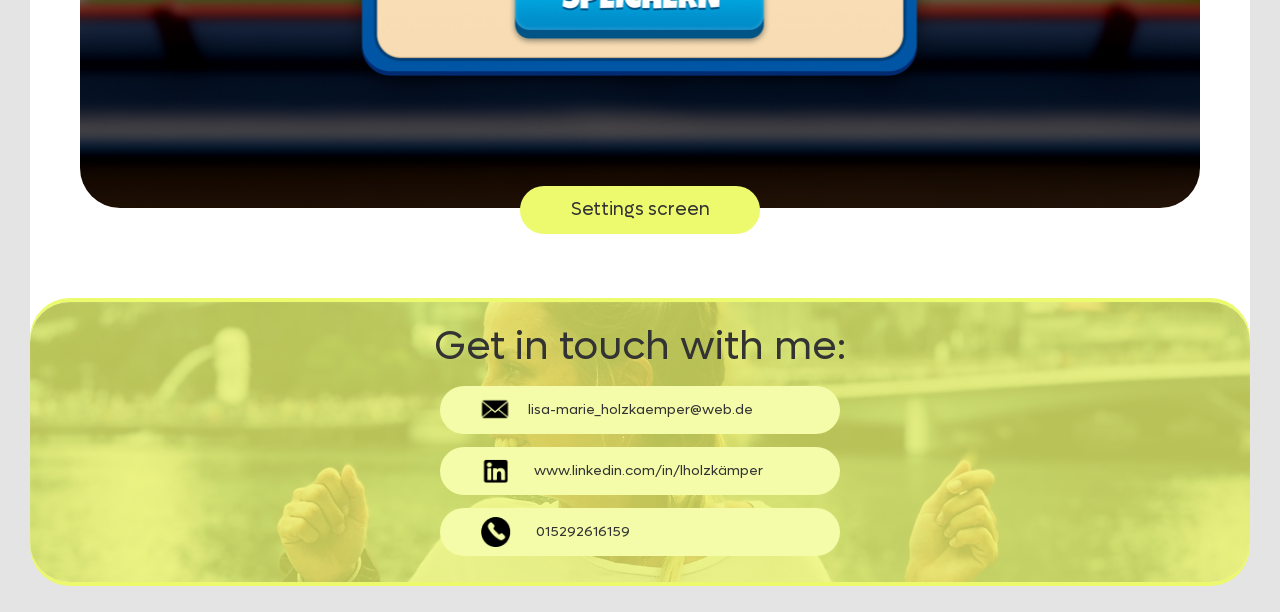
<file: kick-it.html>
<!DOCTYPE html><!--  Last Published: Wed Apr 22 2026 07:36:31 GMT+0000 (Coordinated Universal Time)  -->
<html data-wf-page="67a52cdafccafc4ccf9bde1d" data-wf-site="67a52cdafccafc4ccf9bde20">
<head>
  <meta charset="utf-8">
  <title>Portfolio Lisa Holzkämper</title>
  <meta content="Portfolio Lisa Holzkämper" property="og:title">
  <meta content="Portfolio Lisa Holzkämper" property="twitter:title">
  <meta content="width=device-width, initial-scale=1" name="viewport">
  <link href="css/normalize.css" rel="stylesheet" type="text/css">
  <link href="css/webflow.css" rel="stylesheet" type="text/css">
  <link href="css/portfolio-lisa-405c6d-90d-e03c4616ba287.webflow.css" rel="stylesheet" type="text/css">
  <script type="text/javascript">!function(o,c){var n=c.documentElement,t=" w-mod-";n.className+=t+"js",("ontouchstart"in o||o.DocumentTouch&&c instanceof DocumentTouch)&&(n.className+=t+"touch")}(window,document);</script>
  <link href="images/favicon.png" rel="shortcut icon" type="image/x-icon">
  <link href="images/webclip.png" rel="apple-touch-icon">
</head>
<body class="body">
  <div data-animation="default" class="navbar small tablet mobile w-nav" data-easing2="ease-out" data-easing="ease-in" data-collapse="all" data-w-id="c24b0dbe-5e35-87e0-952f-20c9f2598c69" role="banner" data-duration="400" data-doc-height="1">
    <div class="w-layout-blockcontainer container-4 small tablet w-container">
      <a href="/#work-experience" class="text-navi small tablet mobile1 w-nav-link">Experience</a>
      <a href="/#work" class="text-navi small tablet mobile w-nav-link">My work</a>
      <a href="index.html" class="text-navi middle small tablet w-nav-link"></a>
      <a href="/#my-softskills" class="text-navi small tablet mobile1 w-nav-link">My Softskills</a>
      <a href="#contact-me" class="text-navi small tablet w-nav-link">Contact me</a>
    </div>
  </div>
  <div id="home" data-animation="default" data-collapse="medium" data-duration="400" data-easing="ease" data-easing2="ease" role="banner" class="navbar tablet mobile w-nav">
    <div class="w-layout-blockcontainer container-3 w-container">
      <a href="/#work-experience" class="text-navi tablet mob-lands mobi w-nav-link">Experience</a>
      <a href="/#work" class="text-navi tablet mob-lands w-nav-link">My work</a>
    </div>
    <div class="w-layout-blockcontainer container-3 tablet w-container">
      <a href="index.html" class="text-navi middle tablet moblands ejg w-nav-link"></a>
    </div>
    <div class="w-layout-blockcontainer container-4 w-container">
      <a href="/#my-softskills" class="text-navi tablet mob-lands mobi w-nav-link">My Softskills</a>
      <a href="#contact-me" class="text-navi tablet mob-lands w-nav-link">Contact me</a>
    </div>
  </div>
  <section class="section-6 kickit bottomkick">
    <div class="w-layout-blockcontainer header-youre whow w-container">
      <div class="div-block-22 kickit"></div>
    </div>
    <section class="pic-text-top">
      <div class="div-block-23">
        <h1 class="heading-9 youregames tablet real">UI/UX Design</h1>
        <div class="text-block-10 casino top">I designed an intuitive UI and UX for turn-based strategy football games to enhance player interaction and strategy. Created in Photoshop.</div>
      </div>
    </section>
    <section class="pictures kickit pics">
      <section class="picture-without-phone kickit">
        <div class="div-block-24 kickit"></div>
        <div class="div-block-25 kickit">
          <div class="text-block-11">Game start screen</div>
        </div>
      </section>
      <div class="div-block-27 kickit middlepart"></div>
      <section class="picture-without-phone kickit _2">
        <div class="div-block-24 kickit _2"></div>
        <div class="div-block-25 kickit">
          <div class="text-block-11">Game login screen</div>
        </div>
      </section>
      <div class="div-block-27 kickit middlepart"></div>
      <section class="picture-without-phone kickit _2">
        <div class="div-block-24 kickit _3"></div>
        <div class="div-block-25 kickit">
          <div class="text-block-11">Main screen</div>
        </div>
      </section>
      <div class="div-block-27 kickit vs"></div>
      <section class="picture-without-phone kickit _2">
        <div class="div-block-24 kickit _44"></div>
        <div class="div-block-25 kickit">
          <div class="text-block-11">Matchmaking</div>
        </div>
      </section>
      <div class="div-block-27 kickit middlepart"></div>
      <section class="picture-without-phone kickit _2">
        <div class="div-block-24 kickit _5"></div>
        <div class="div-block-25 kickit">
          <div class="text-block-11">Ranking screen</div>
        </div>
      </section>
      <div class="div-block-27 kickit middlepart"></div>
      <section class="picture-without-phone kickit _2">
        <div class="div-block-24 kickit _6"></div>
        <div class="div-block-25 kickit">
          <div class="text-block-11">Friends screen</div>
        </div>
      </section>
      <div class="div-block-27 kickit middlepart"></div>
      <section class="picture-without-phone kickit _2 bottom">
        <div class="div-block-24 kickit _7"></div>
        <div class="div-block-25 kickit">
          <div class="text-block-11">Settings screen</div>
        </div>
      </section>
    </section>
    <section id="contact-me" class="section-5">
      <div id="contact-me2" class="div-block-21 mobile">
        <h1 class="heading-8 tablet mob-lands mobile">Get in touch with me:</h1>
        <section class="section-8 mobile-lands mobile">
          <a href="mailto:lisa-marie_holzkaemper@web.de" class="maillink footer mobile-lands w-inline-block">
            <div class="mail mobila-lands mobile"><img id="w-node-_11126279-3b1c-3927-d8fc-eebc0c920e16-cf9bde1d" loading="lazy" alt="" src="images/icon-brief_2icon-brief.png" class="mail-image mob">
              <div id="w-node-_11126279-3b1c-3927-d8fc-eebc0c920e17-cf9bde1d" class="mailtext header lands">lisa-marie_holzkaemper@web.de</div>
            </div>
          </a>
          <a href="https://www.linkedin.com/in/lholzk%C3%A4mper/" class="link-block-10 w-inline-block">
            <div class="linked-in mobilelands mobile"><img loading="lazy" src="images/icon-linkedin_2icon-linkedin.png" alt="" class="image-2 mobilelands">
              <div class="mailtext phone mobilelands">www.linkedin.com/in/lholzkämper</div>
            </div>
          </a>
          <a href="https://www.linkedin.com/in/lholzk%C3%A4mper/" class="link-block-10 telefone w-inline-block">
            <div class="linked-in call mobilelands mobile"><img loading="lazy" height="Auto" alt="" src="images/phone-icon_1phone-icon.png" class="image-2 call mobile mob">
              <div class="mailtext call mobile-lanfs _1">015292616159</div>
            </div>
          </a>
        </section>
      </div>
    </section>
  </section>
  <script src="https://d3e54v103j8qbb.cloudfront.net/js/jquery-3.5.1.min.dc5e7f18c8.js?site=67a52cdafccafc4ccf9bde20" type="text/javascript" integrity="sha256-9/aliU8dGd2tb6OSsuzixeV4y/faTqgFtohetphbbj0=" crossorigin="anonymous"></script>
  <script src="js/webflow.js" type="text/javascript"></script>
</body>
</html>
</file>
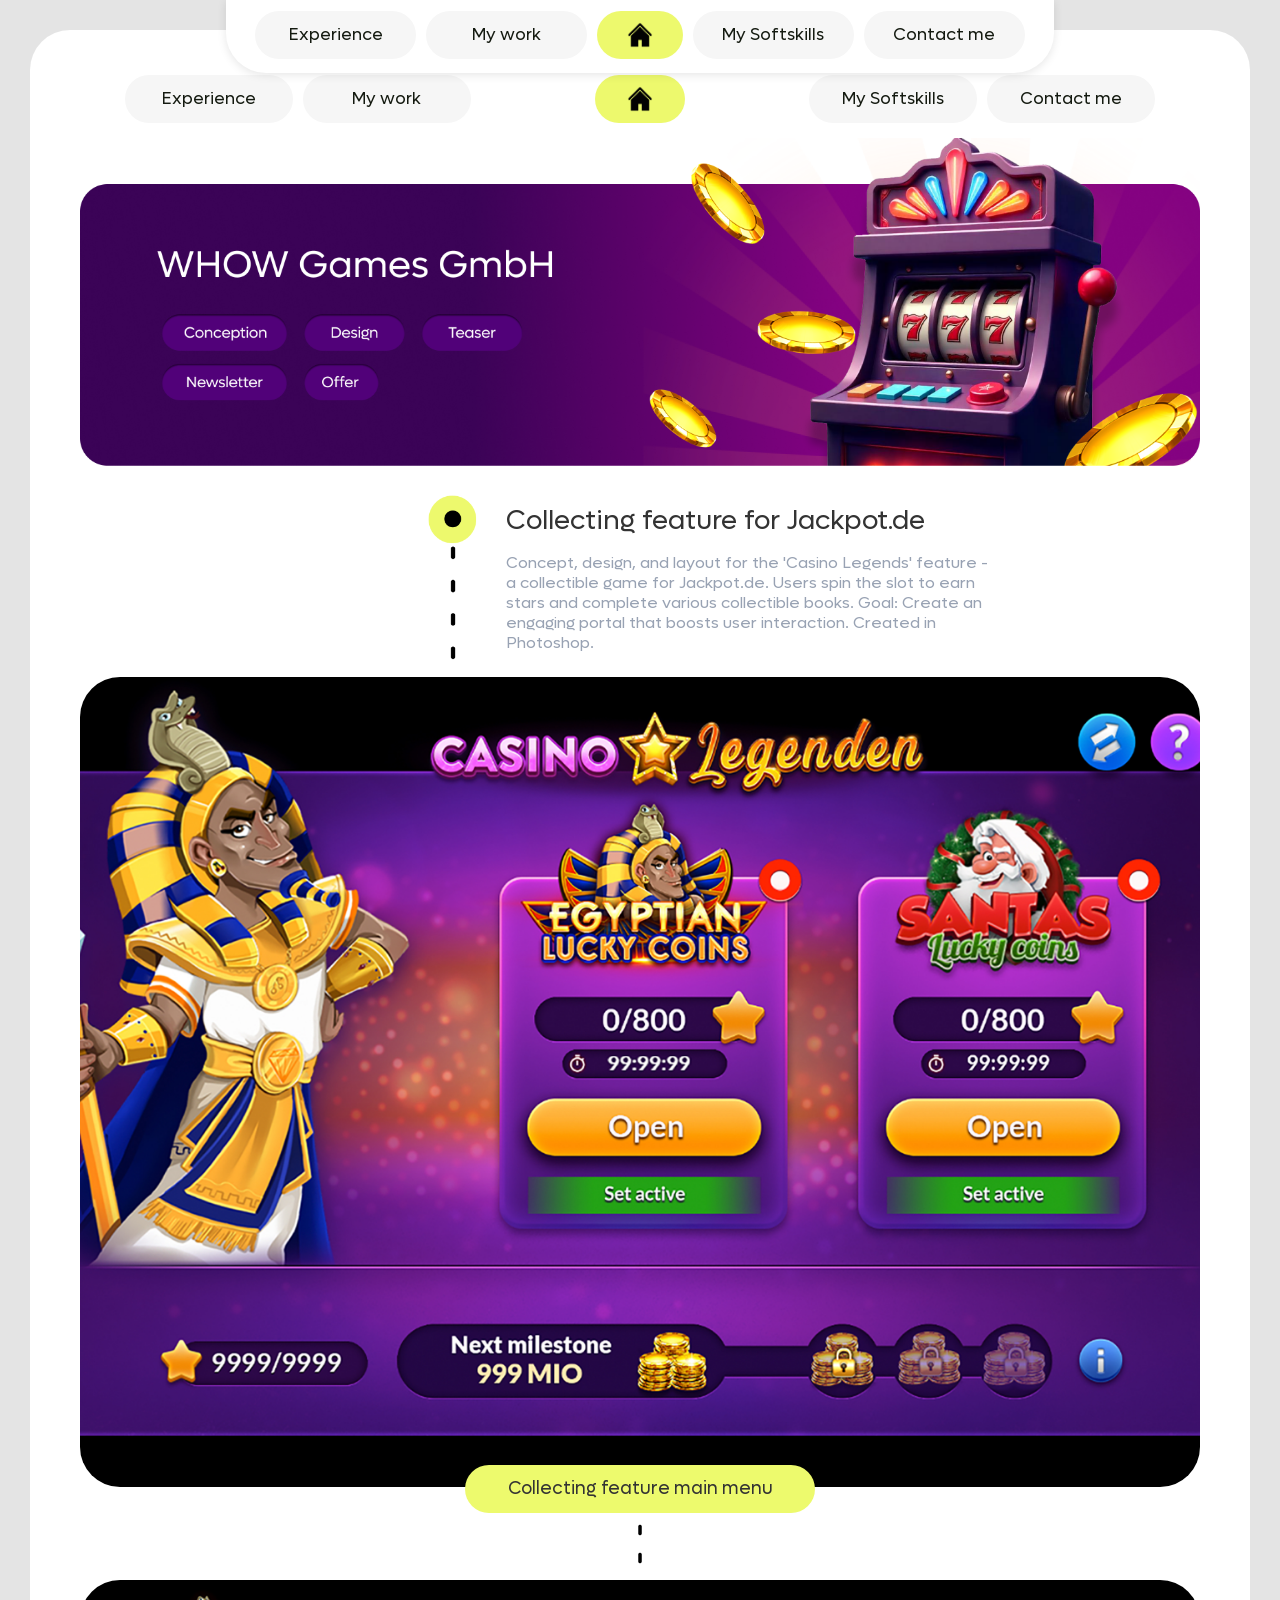
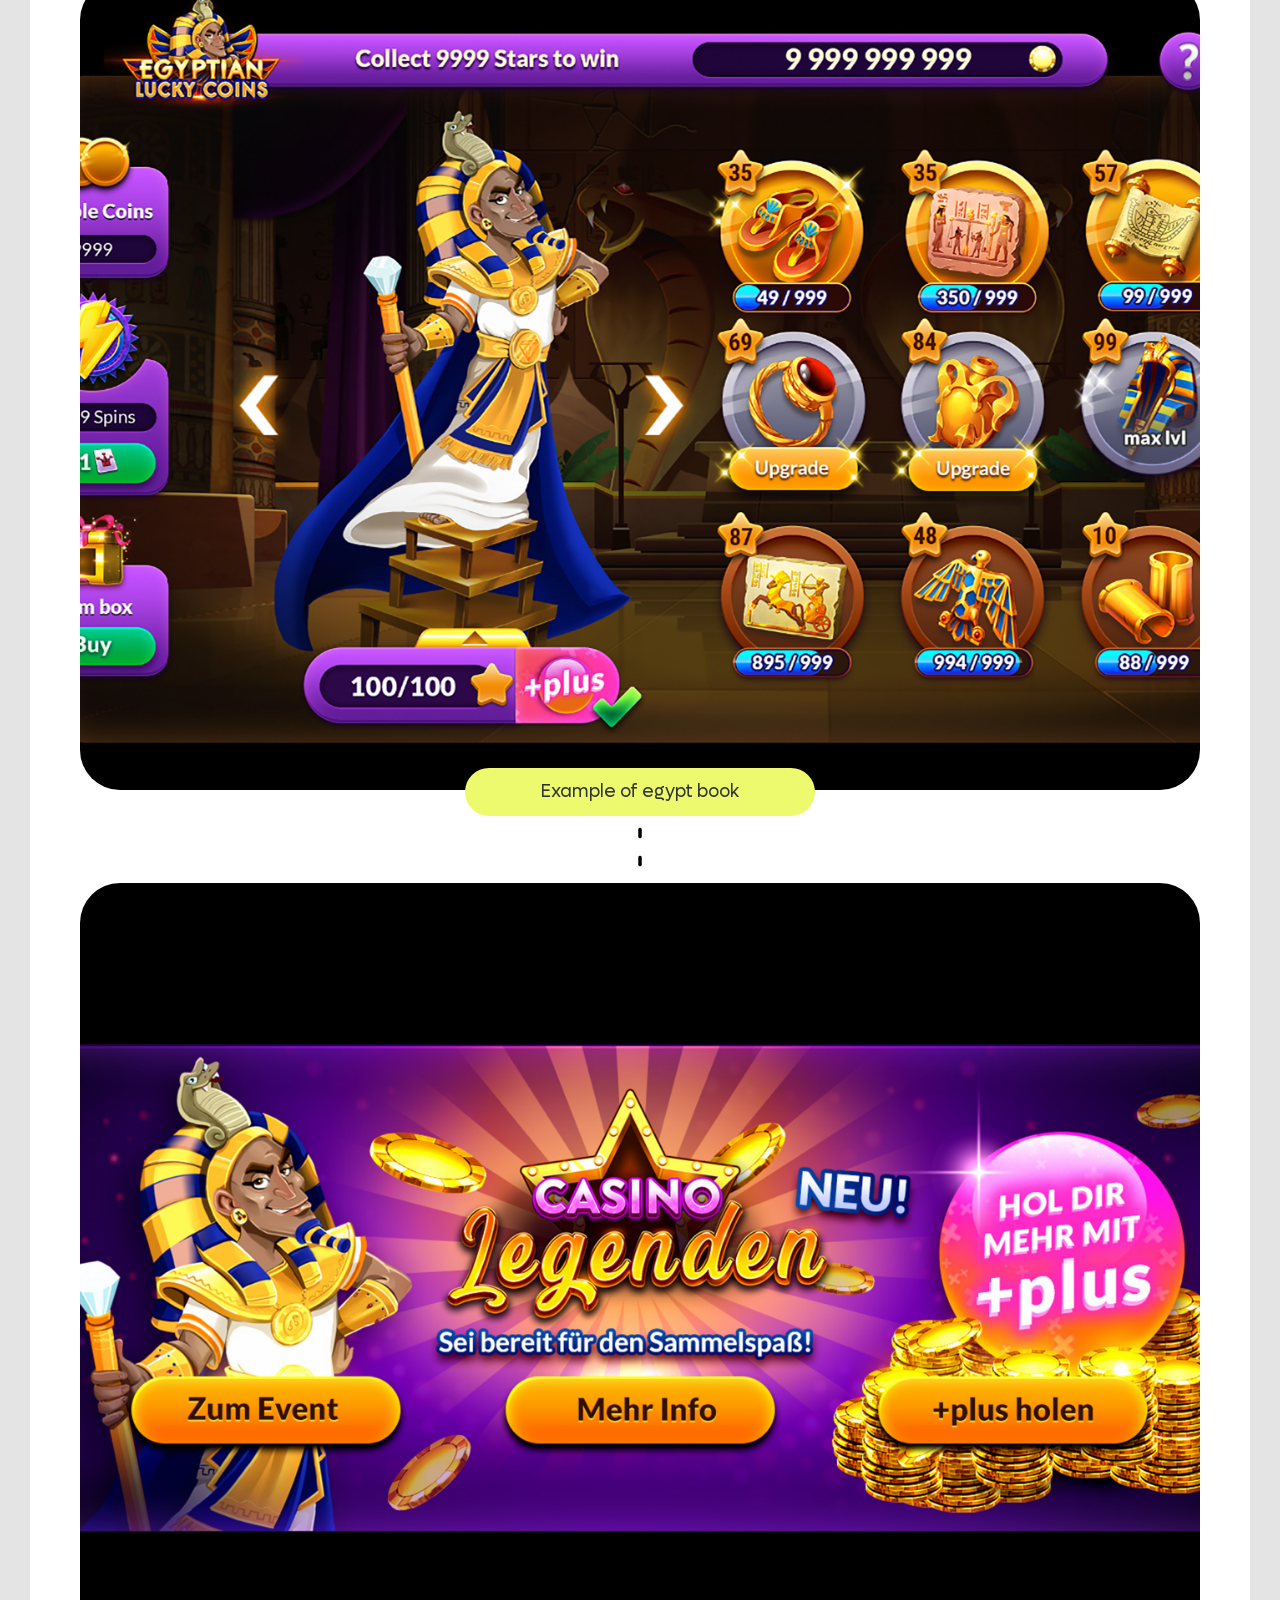
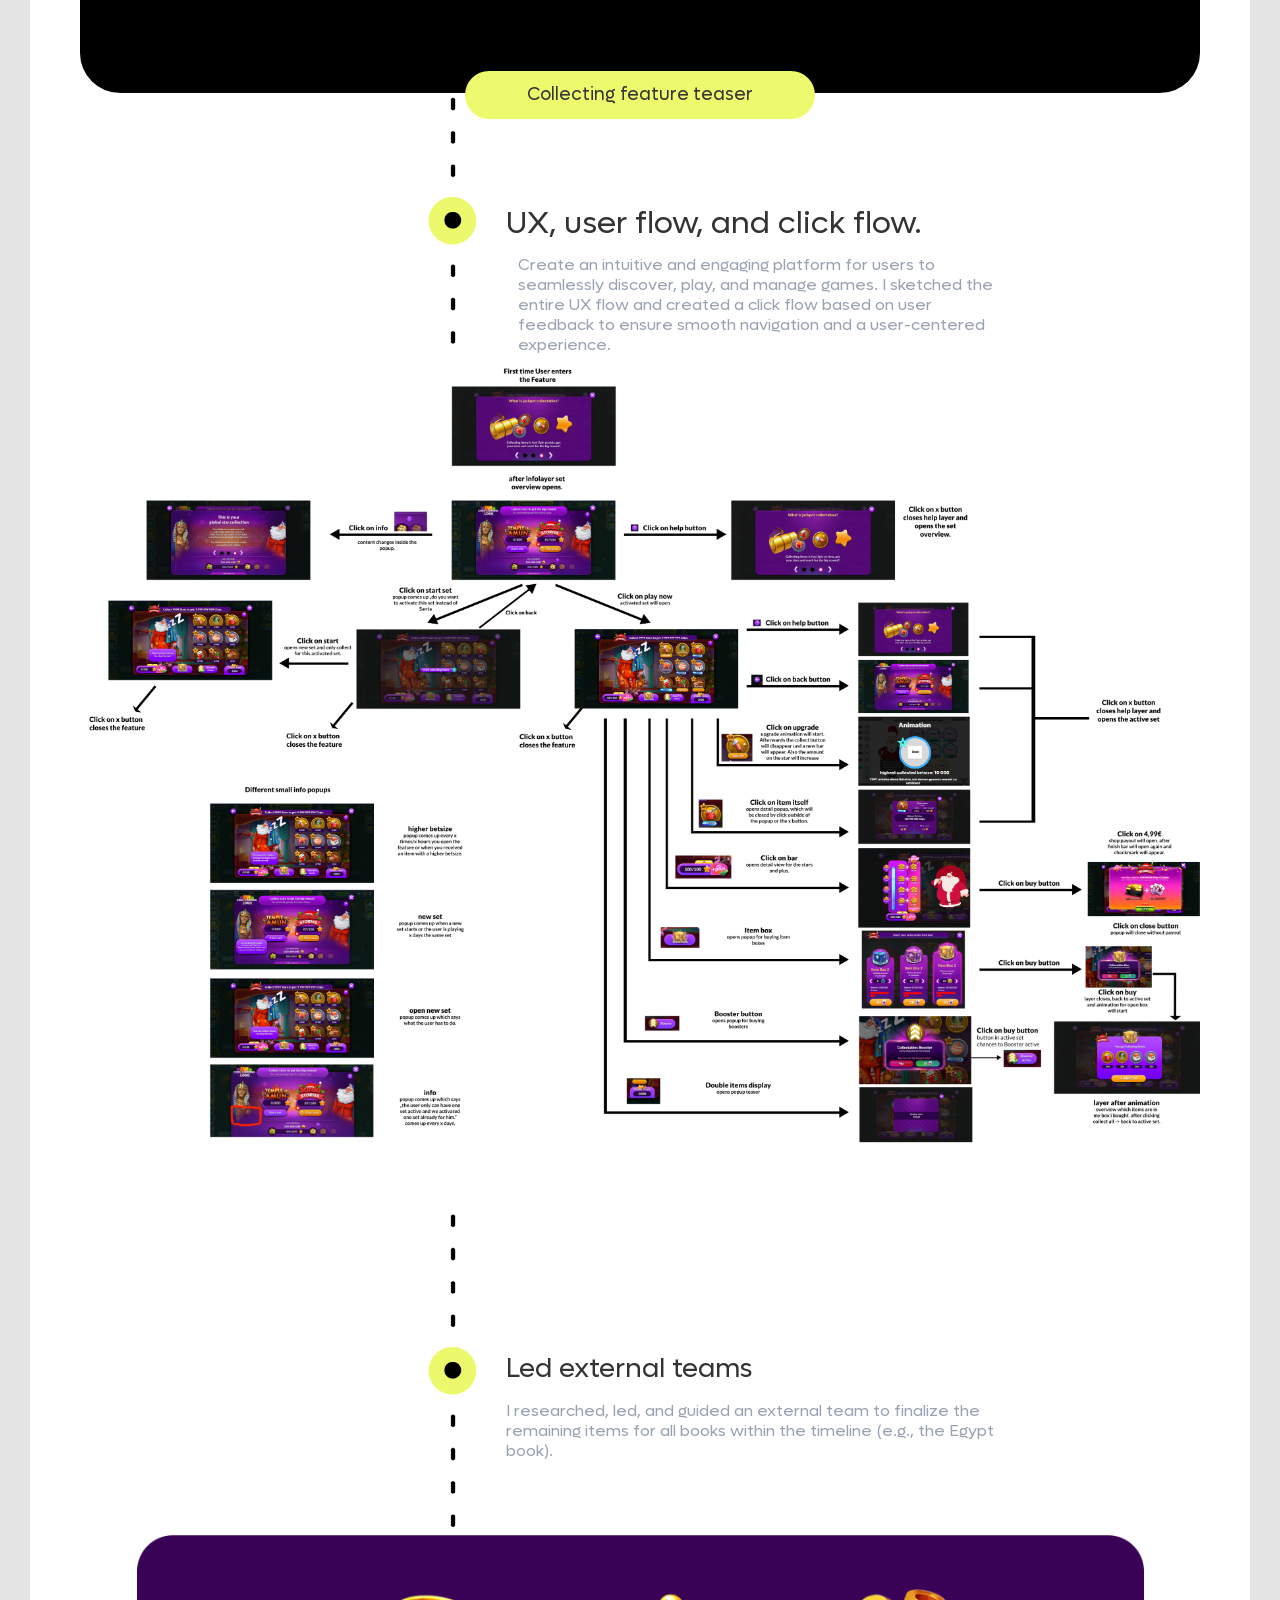
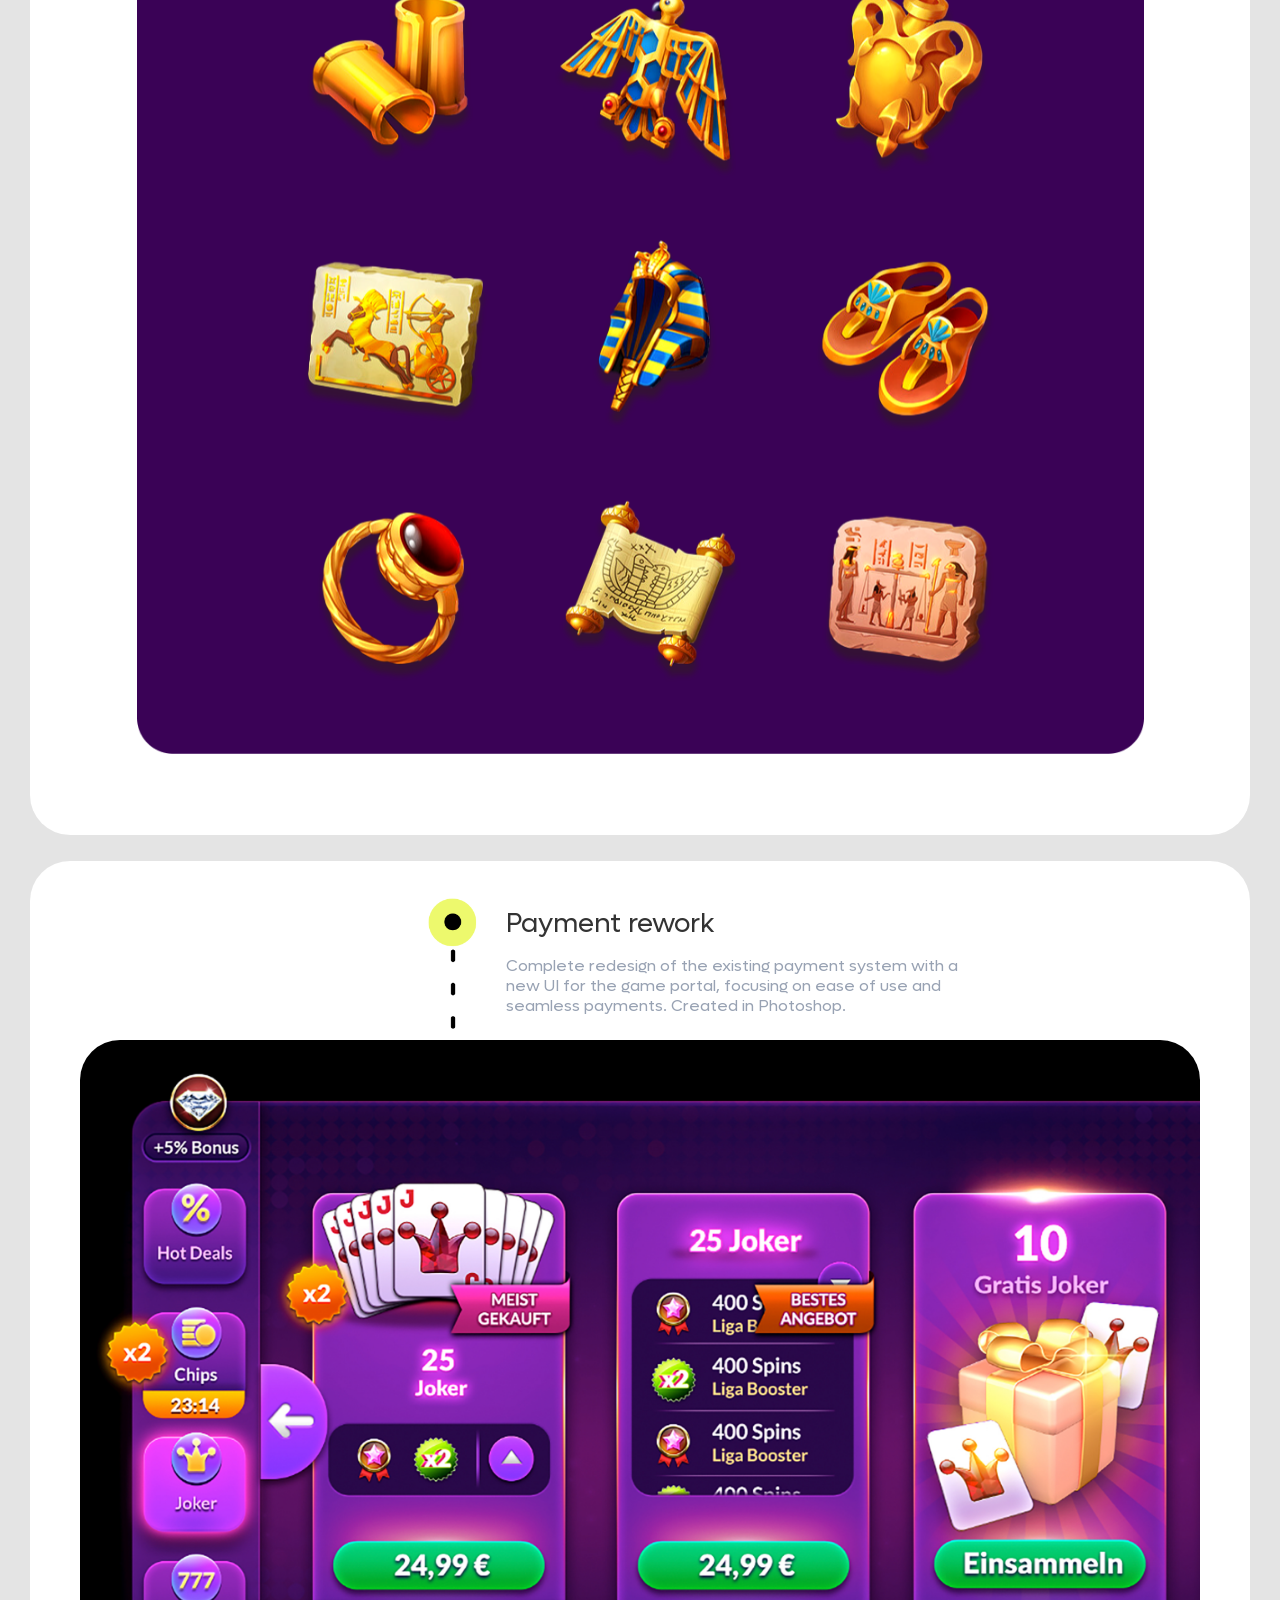
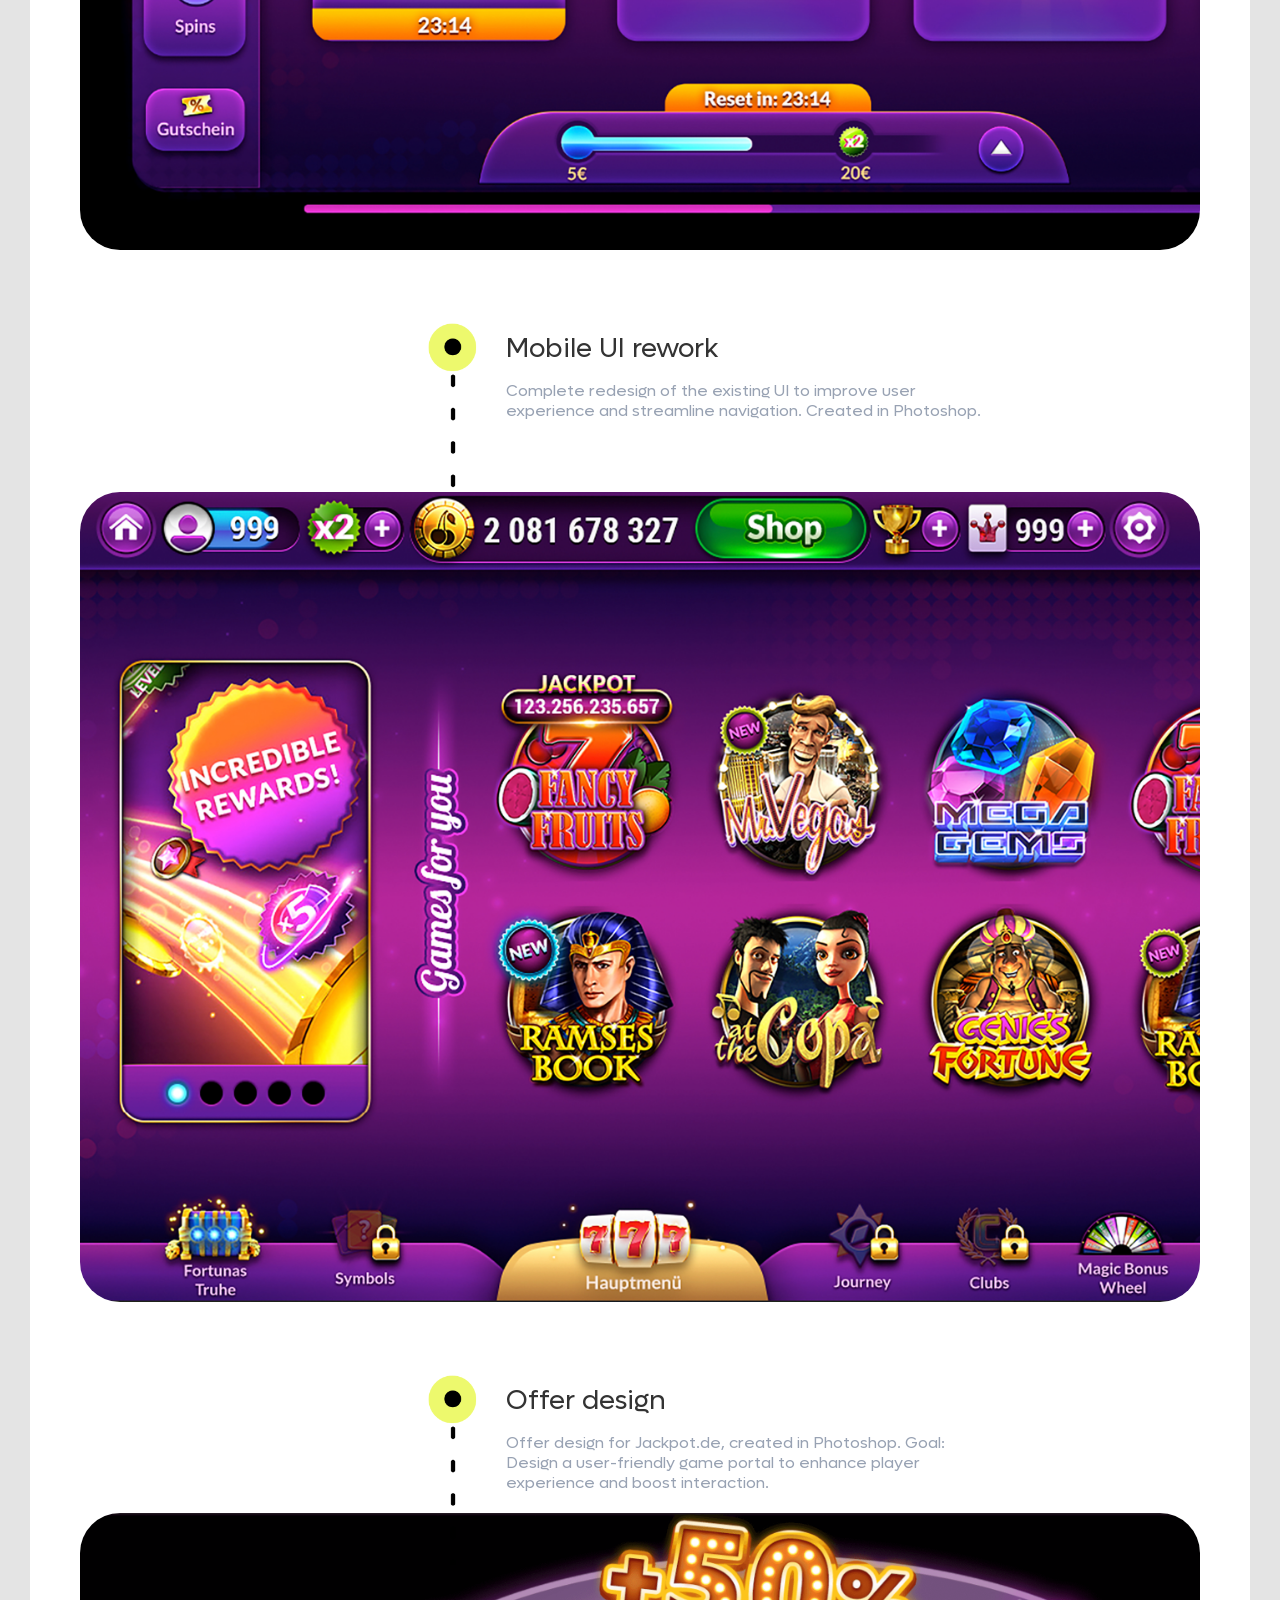
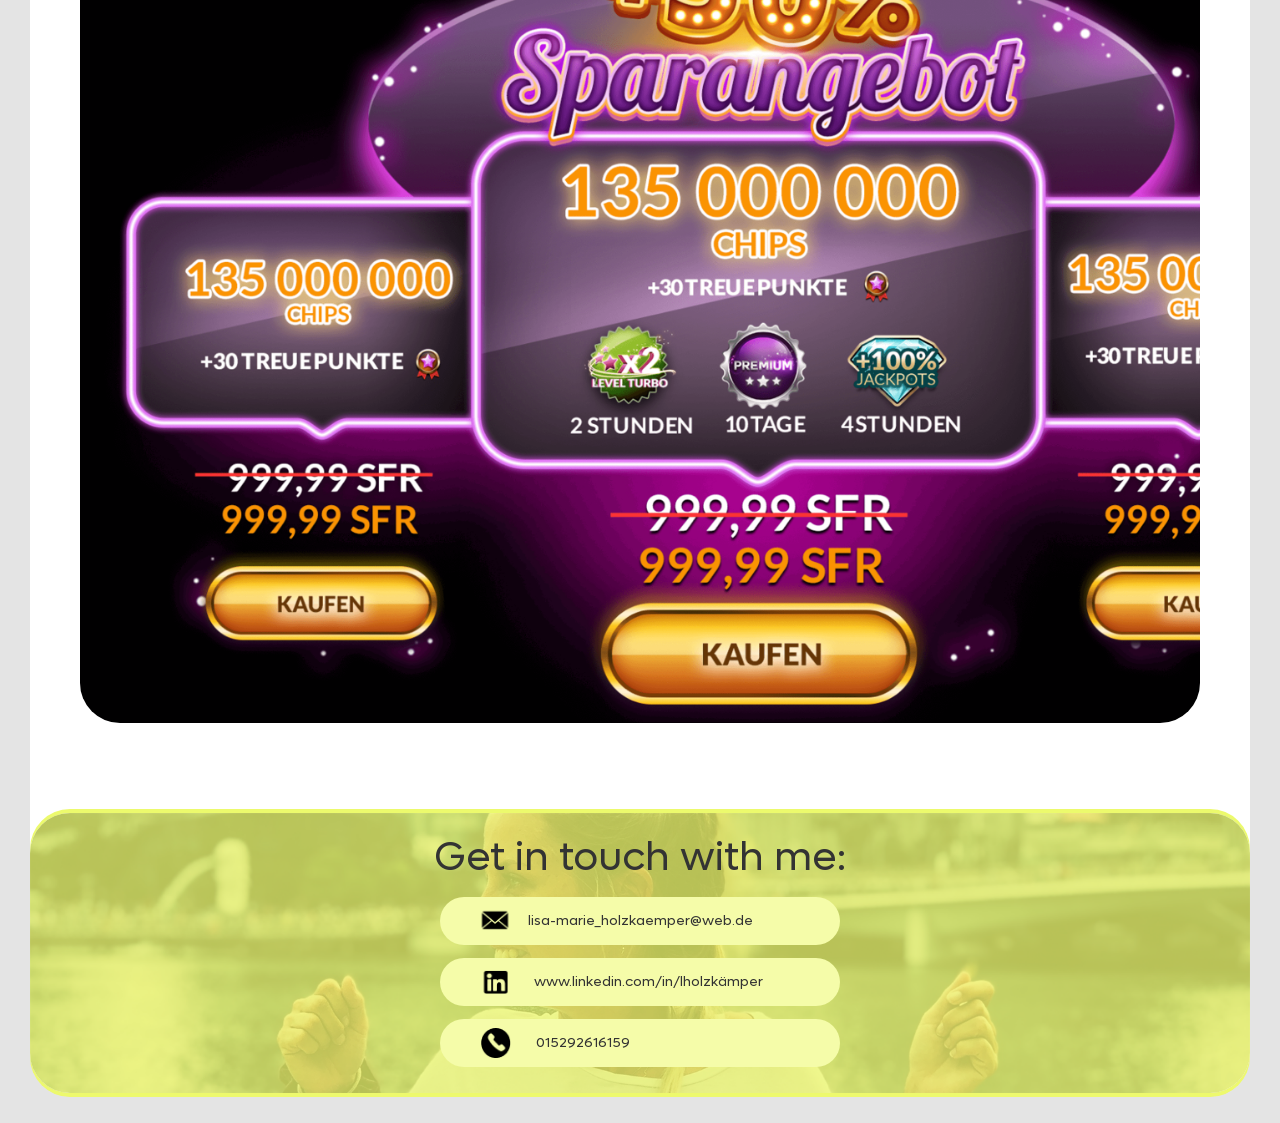
<file: whow-games.html>
<!DOCTYPE html><!--  Last Published: Wed Apr 22 2026 07:36:31 GMT+0000 (Coordinated Universal Time)  -->
<html data-wf-page="67a52cdafccafc4ccf9bde1b" data-wf-site="67a52cdafccafc4ccf9bde20">
<head>
  <meta charset="utf-8">
  <title>Portfolio Lisa Holzkämper</title>
  <meta content="Portfolio Lisa Holzkämper" property="og:title">
  <meta content="Portfolio Lisa Holzkämper" property="twitter:title">
  <meta content="width=device-width, initial-scale=1" name="viewport">
  <link href="css/normalize.css" rel="stylesheet" type="text/css">
  <link href="css/webflow.css" rel="stylesheet" type="text/css">
  <link href="css/portfolio-lisa-405c6d-90d-e03c4616ba287.webflow.css" rel="stylesheet" type="text/css">
  <script type="text/javascript">!function(o,c){var n=c.documentElement,t=" w-mod-";n.className+=t+"js",("ontouchstart"in o||o.DocumentTouch&&c instanceof DocumentTouch)&&(n.className+=t+"touch")}(window,document);</script>
  <link href="images/favicon.png" rel="shortcut icon" type="image/x-icon">
  <link href="images/webclip.png" rel="apple-touch-icon">
</head>
<body class="body">
  <div data-animation="default" class="navbar small tablet mobile w-nav" data-easing2="ease-out" data-easing="ease-in" data-collapse="all" data-w-id="f79d30c4-fc79-983d-4b70-478fb5d35325" role="banner" data-duration="400" data-doc-height="1">
    <div class="w-layout-blockcontainer container-4 small tablet w-container">
      <a href="/#work-experience" class="text-navi small tablet mobile1 w-nav-link">Experience</a>
      <a href="/#work" class="text-navi small tablet mobile w-nav-link">My work</a>
      <a href="index.html" class="text-navi middle small tablet w-nav-link"></a>
      <a href="/#my-softskills" class="text-navi small tablet mobile1 w-nav-link">My Softskills</a>
      <a href="#contact-me" class="text-navi small tablet w-nav-link">Contact me</a>
    </div>
  </div>
  <div id="home" data-animation="default" data-collapse="medium" data-duration="400" data-easing="ease" data-easing2="ease" role="banner" class="navbar tablet mobile w-nav">
    <div class="w-layout-blockcontainer container-3 w-container">
      <a href="/#work-experience" class="text-navi tablet mob-lands mobi w-nav-link">Experience</a>
      <a href="/#work" class="text-navi tablet mob-lands w-nav-link">My work</a>
    </div>
    <div class="w-layout-blockcontainer container-3 tablet w-container">
      <a href="index.html" class="text-navi middle tablet moblands ejg w-nav-link"></a>
    </div>
    <div class="w-layout-blockcontainer container-4 w-container">
      <a href="/#my-softskills" class="text-navi tablet mob-lands mobi w-nav-link">My Softskills</a>
      <a href="#contact-me" class="text-navi tablet mob-lands w-nav-link">Contact me</a>
    </div>
  </div>
  <section class="section-6">
    <div class="w-layout-blockcontainer header-youre whow w-container">
      <div class="div-block-22 whow"></div>
    </div>
    <section class="pic-text-top tablet">
      <div class="div-block-23 mobile">
        <h1 class="heading-9 youregames tablet real mobile toppi">Collecting feature for Jackpot.de</h1>
        <div class="text-block-10 casino top collectables">Concept, design, and layout for the &#x27;Casino Legends&#x27; feature - a collectible game for Jackpot.de. Users spin the slot to earn stars and complete various collectible books. Goal: Create an engaging portal that boosts user interaction. Created in Photoshop.</div>
      </div>
    </section>
    <section class="pictures mobile">
      <section class="picture-without-phone whow casino-legenden">
        <div class="div-block-24 whow-collectables tablet mob"></div>
        <div class="div-block-25 whow top">
          <div class="text-block-11">Collecting feature main menu</div>
        </div>
      </section>
      <div class="div-block-27 tablet mobiles"></div>
      <section class="picture-without-phone tablet2">
        <div class="div-block-24 collectables2 _1 tablet"></div>
        <div class="div-block-25 whow">
          <div class="text-block-11">Example of egypt book</div>
        </div>
      </section>
      <div class="div-block-27 tablet"></div>
      <section class="picture-without-phone tablet2">
        <div class="div-block-24 teaser tablet"></div>
        <div class="div-block-25 whow">
          <div class="text-block-11">Collecting feature teaser</div>
        </div>
      </section>
      <div class="div-block-27 middle-dot mobile">
        <h1 class="heading-9 youregames ux-flow landscape real mobile">UX, user flow, and click flow.</h1>
        <div class="text-block-10 casino ui whow">Create an intuitive and engaging platform for users to seamlessly discover, play, and manage games. I sketched the entire UX flow and created a click flow based on user feedback to ensure smooth navigation and a user-centered experience.</div>
      </div>
      <section class="picture-without-phone ux-flow landscapee mobile">
        <div class="div-block-24 ui-uxoverflow mobile"></div>
      </section>
      <div class="div-block-27 middle-dot whow casino">
        <h1 class="heading-9 youregames tablet real teams">Led external teams</h1>
        <div class="text-block-10 casino cassion mobile teams">I researched, led, and guided an external team to finalize the remaining items for all books within the timeline (e.g., the Egypt book).</div>
      </div>
      <section class="picture-without-phone uikit tablet1">
        <div class="div-block-24 ui-kit casino assets mobile"></div>
      </section>
    </section>
  </section>
  <section class="section-6 bottom whow down">
    <section class="pic-text-top bottom mobile">
      <div class="div-block-23 bottom lanscape">
        <h1 class="heading-9 youregames tablet real mobile">Payment rework</h1>
        <div class="text-block-10 casino top">Complete redesign of the existing payment system with a new UI for the game portal, focusing on ease of use and seamless payments. Created in Photoshop.</div>
      </div>
    </section>
    <section>
      <section class="picture-without-phone payment">
        <div class="div-block-24 shop tablet"></div>
      </section>
      <div class="div-block-23 bottom new">
        <h1 class="heading-9 youregames tablet real">Mobile UI rework</h1>
        <div class="text-block-10 casino top">Complete redesign of the existing UI to improve user experience and streamline navigation. Created in Photoshop.</div>
      </div>
      <section class="picture-without-phone shop tablet1">
        <div class="div-block-24 mobile-ui tablet"></div>
      </section>
      <div class="div-block-23 bottom new">
        <h1 class="heading-9 youregames tablet real">Offer design</h1>
        <div class="text-block-10 casino top offer">Offer design for Jackpot.de, created in Photoshop. Goal: Design a user-friendly game portal to enhance player experience and boost interaction.</div>
      </div>
      <section class="picture-without-phone bottom">
        <div class="div-block-24 offer tablet"></div>
      </section>
      <section id="contact-me" class="section-5">
        <div id="contact-me2" class="div-block-21 mobile">
          <h1 class="heading-8 tablet mob-lands mobile">Get in touch with me:</h1>
          <section class="section-8 mobile-lands mobile">
            <a href="mailto:lisa-marie_holzkaemper@web.de" class="maillink footer mobile-lands w-inline-block">
              <div class="mail mobila-lands mobile"><img id="w-node-f2465f3e-815c-66d3-d13f-db8ea7c77c53-cf9bde1b" loading="lazy" alt="" src="images/icon-brief_2icon-brief.png" class="mail-image mob">
                <div id="w-node-f2465f3e-815c-66d3-d13f-db8ea7c77c54-cf9bde1b" class="mailtext header lands">lisa-marie_holzkaemper@web.de</div>
              </div>
            </a>
            <a href="https://www.linkedin.com/in/lholzk%C3%A4mper/" class="link-block-10 w-inline-block">
              <div class="linked-in mobilelands mobile"><img loading="lazy" src="images/icon-linkedin_2icon-linkedin.png" alt="" class="image-2 mobilelands">
                <div class="mailtext phone mobilelands">www.linkedin.com/in/lholzkämper</div>
              </div>
            </a>
            <a href="https://www.linkedin.com/in/lholzk%C3%A4mper/" class="link-block-10 telefone w-inline-block">
              <div class="linked-in call mobilelands mobile"><img loading="lazy" height="Auto" alt="" src="images/phone-icon_1phone-icon.png" class="image-2 call mobile mob">
                <div class="mailtext call mobile-lanfs _1">015292616159</div>
              </div>
            </a>
          </section>
        </div>
      </section>
    </section>
  </section>
  <script src="https://d3e54v103j8qbb.cloudfront.net/js/jquery-3.5.1.min.dc5e7f18c8.js?site=67a52cdafccafc4ccf9bde20" type="text/javascript" integrity="sha256-9/aliU8dGd2tb6OSsuzixeV4y/faTqgFtohetphbbj0=" crossorigin="anonymous"></script>
  <script src="js/webflow.js" type="text/javascript"></script>
</body>
</html>
</file>
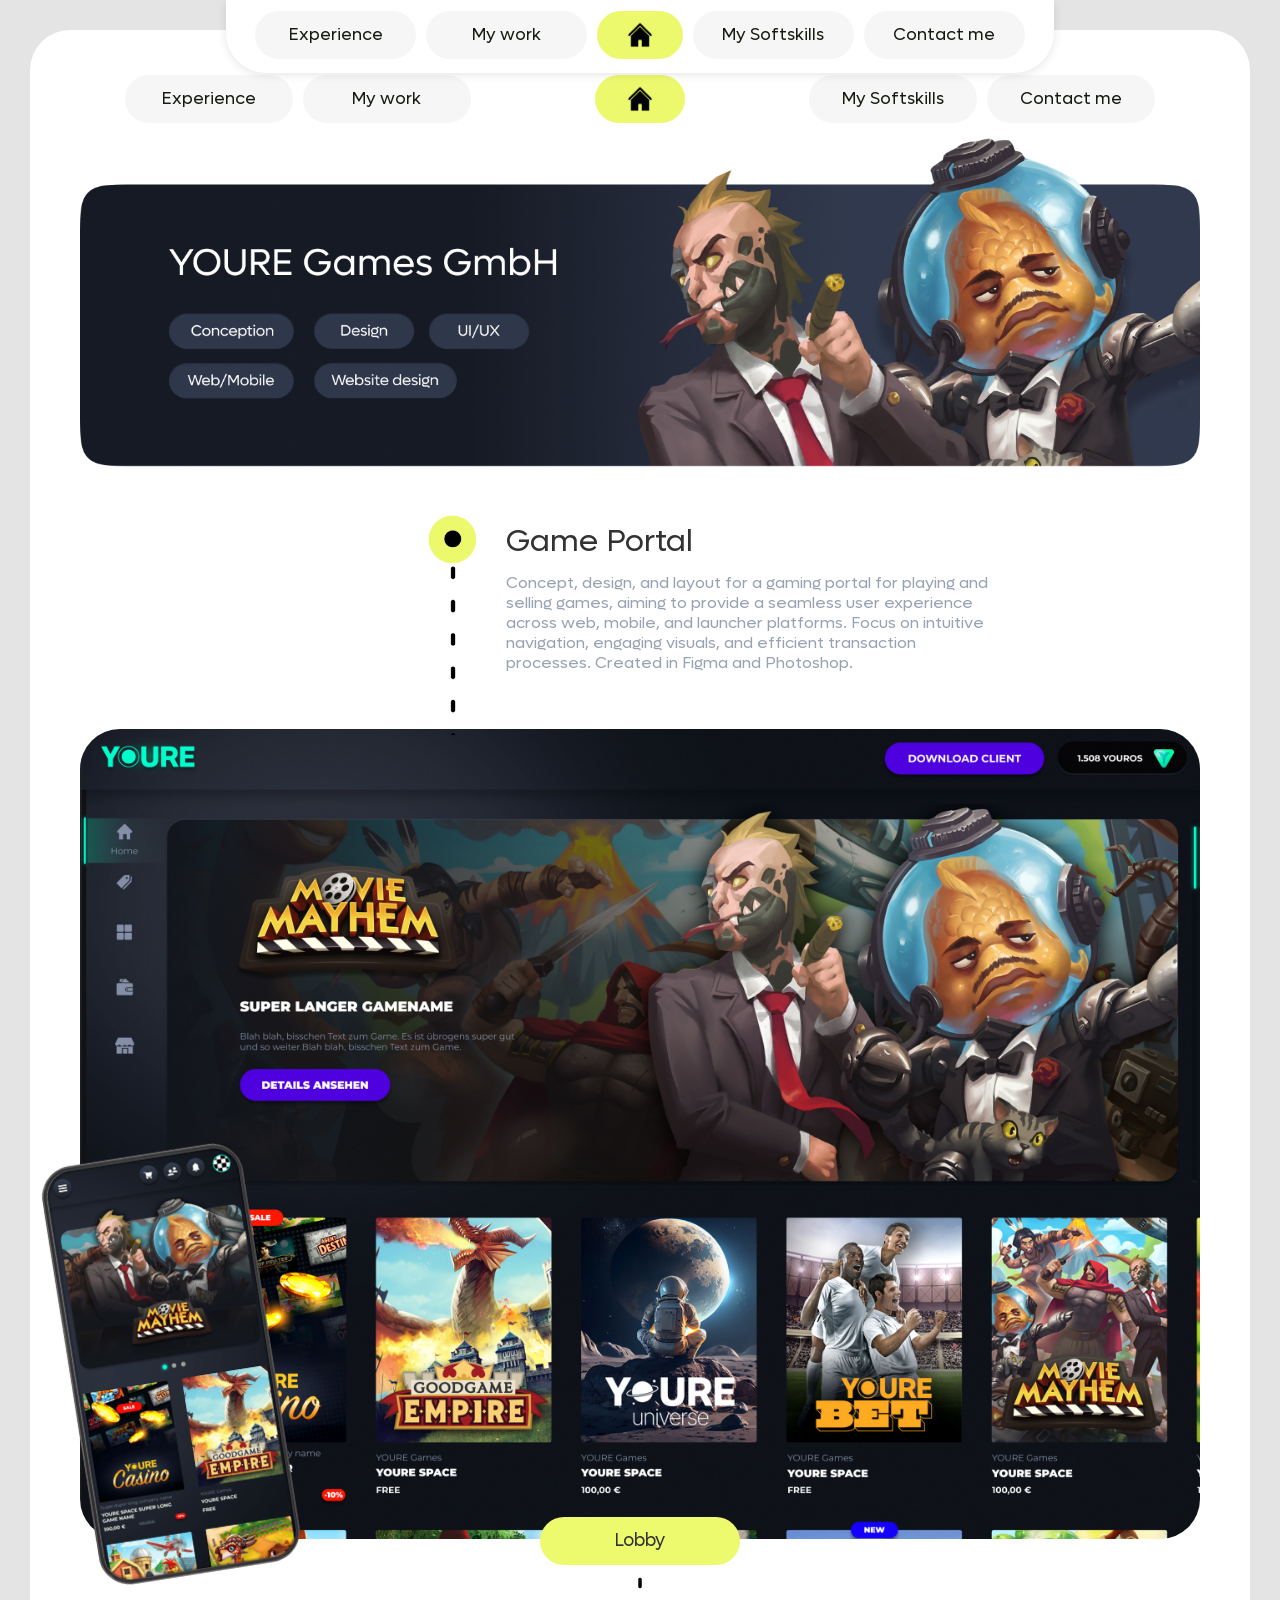
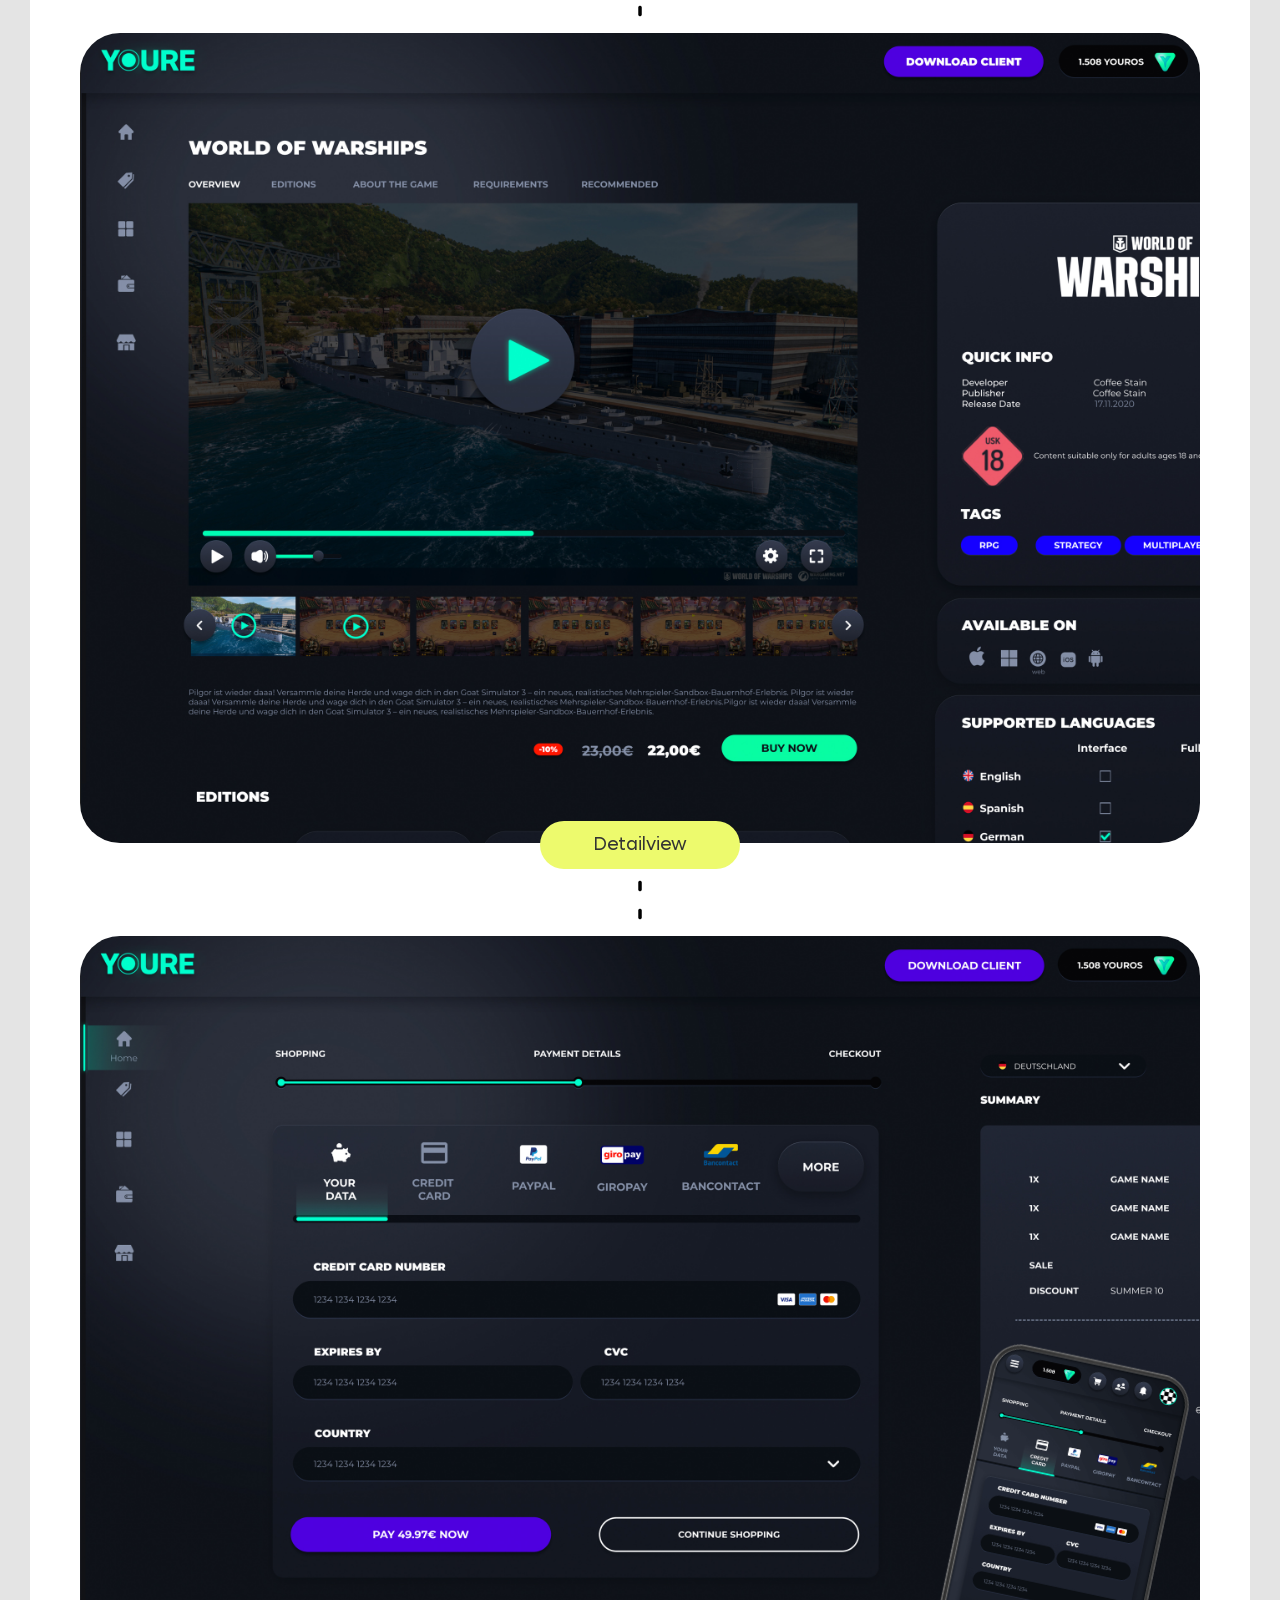
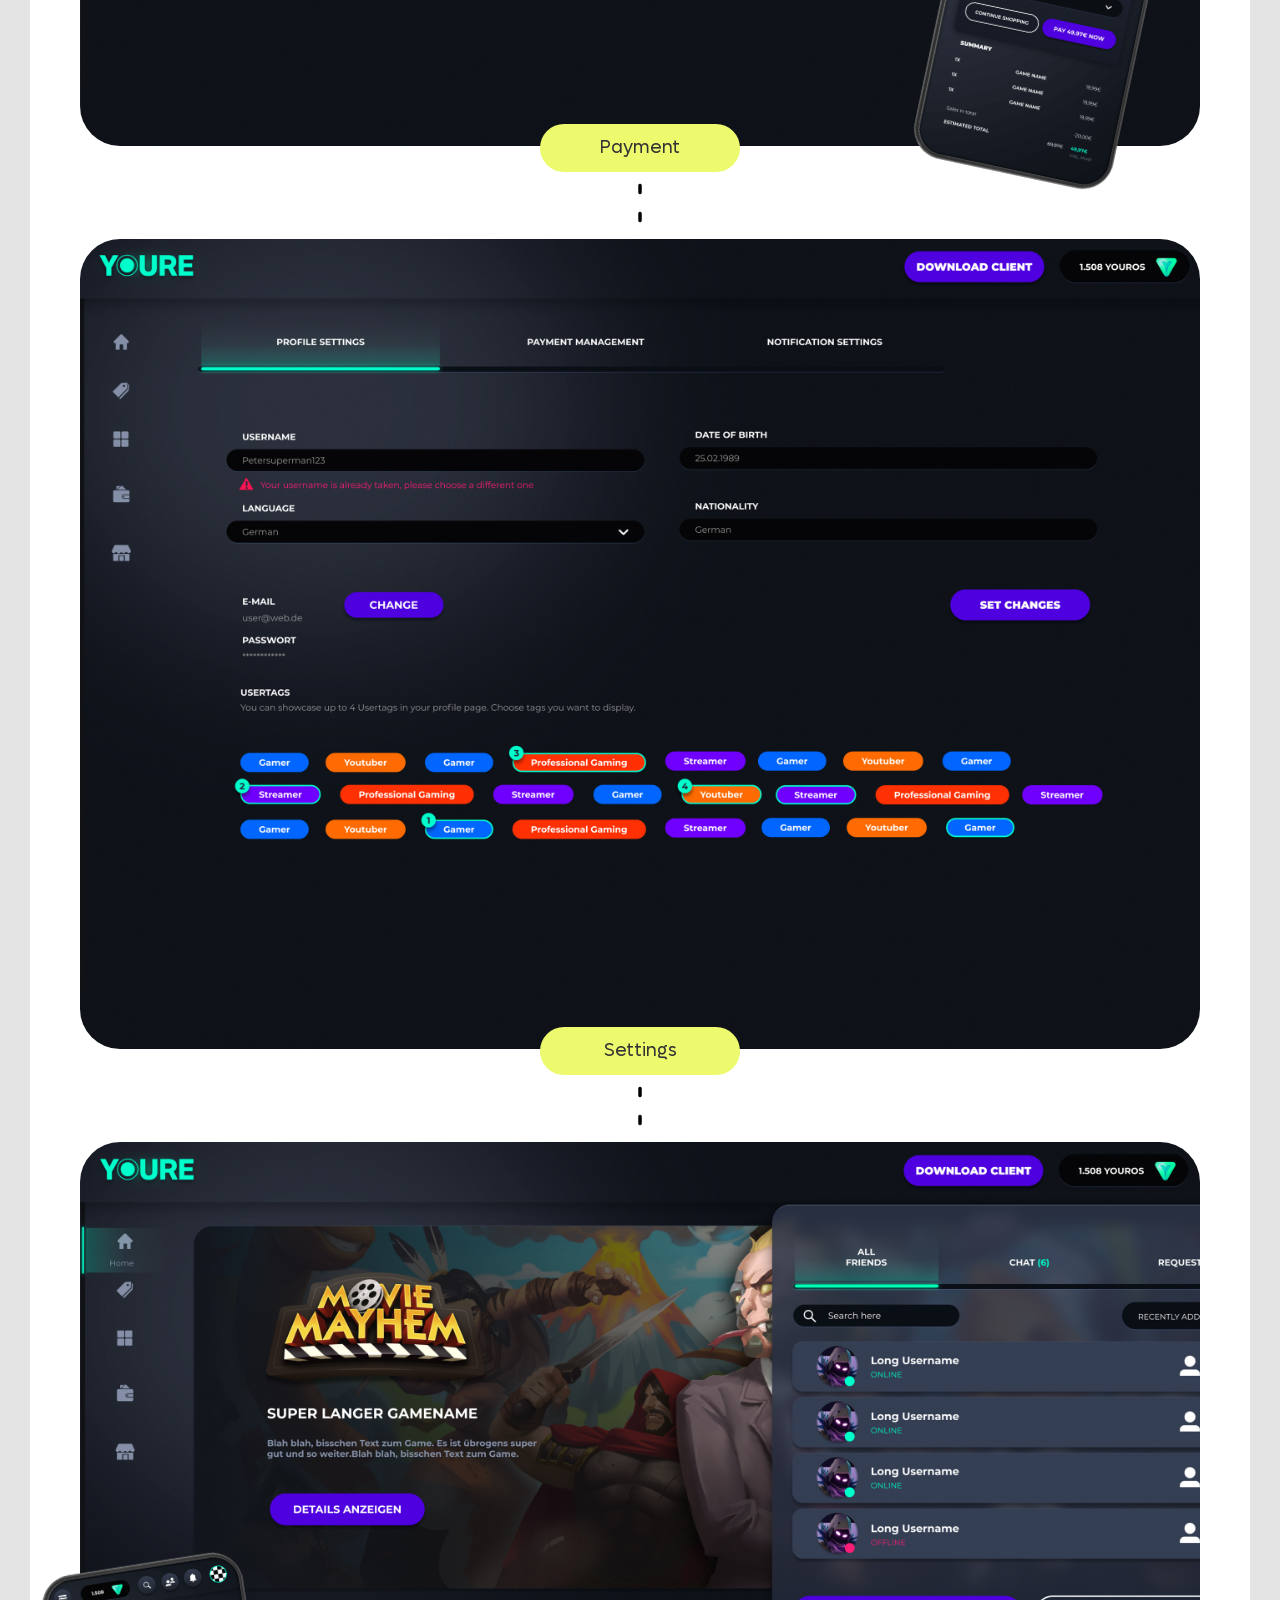
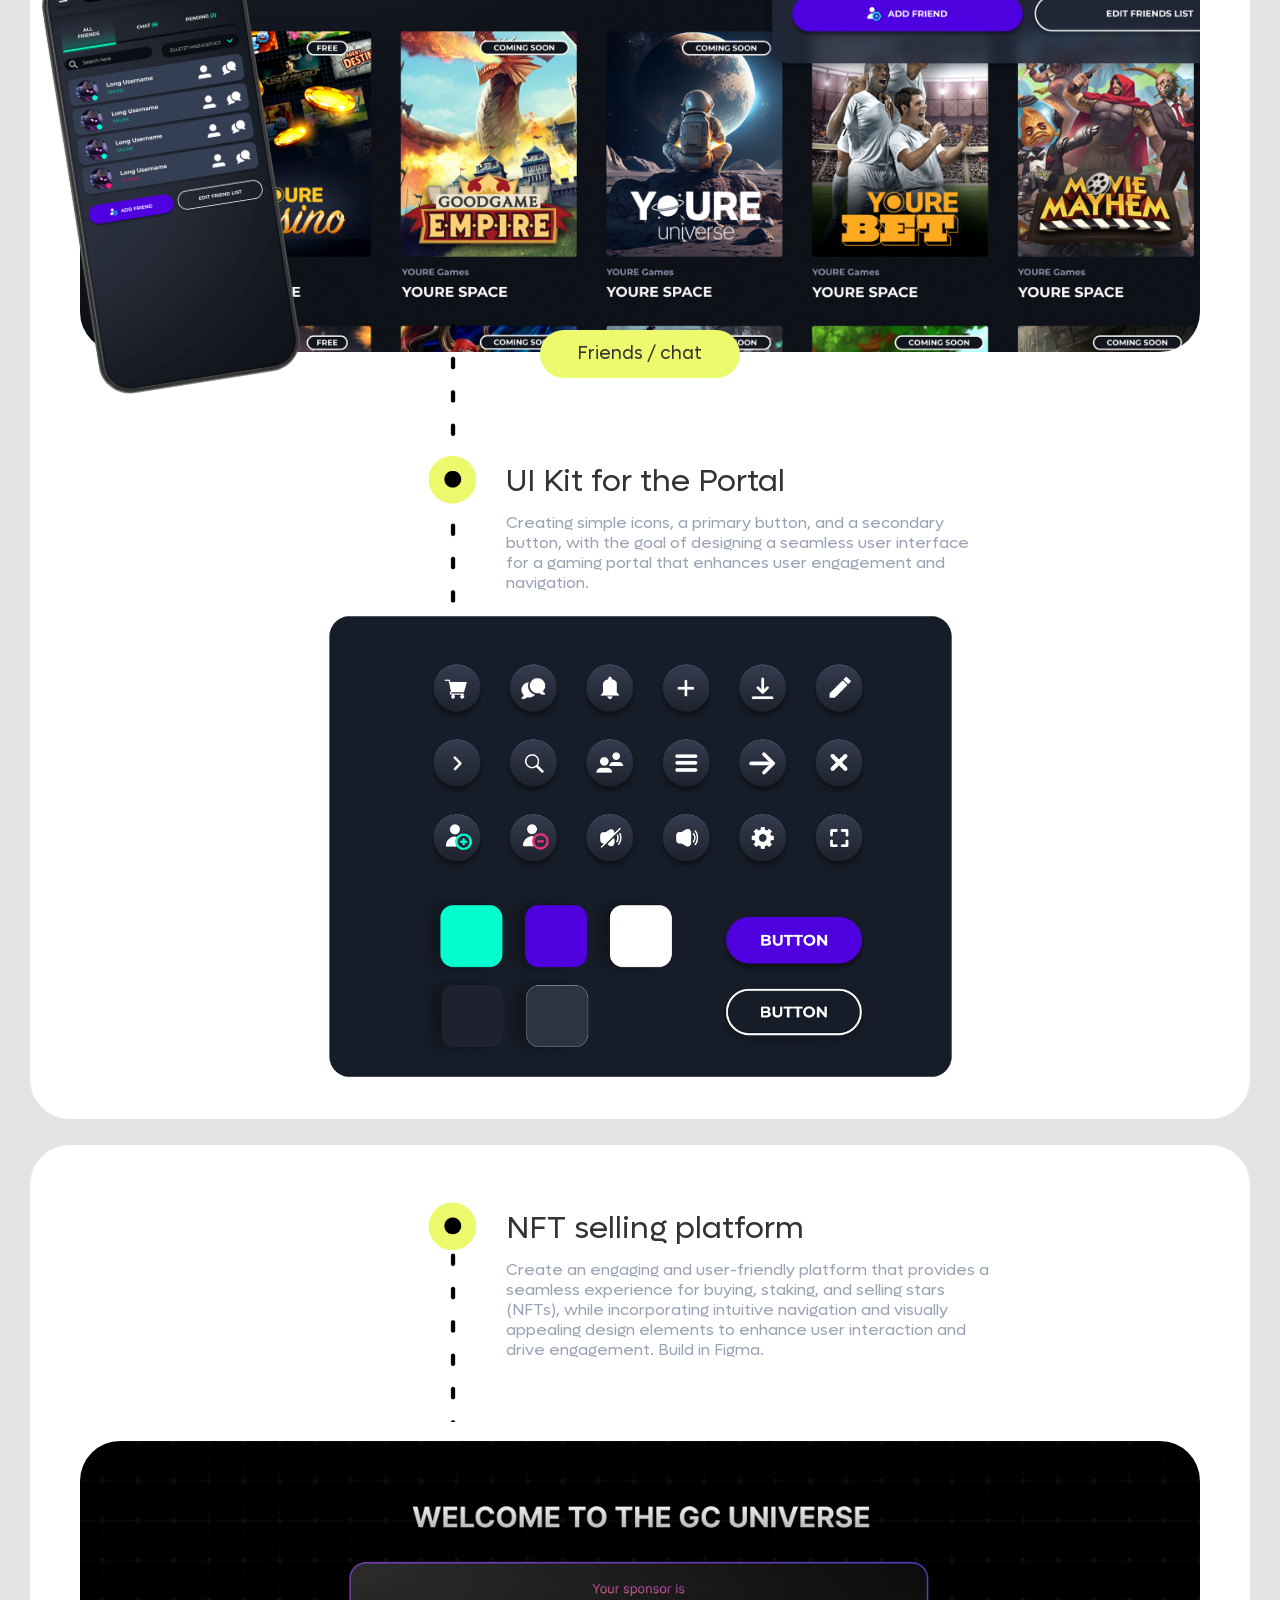
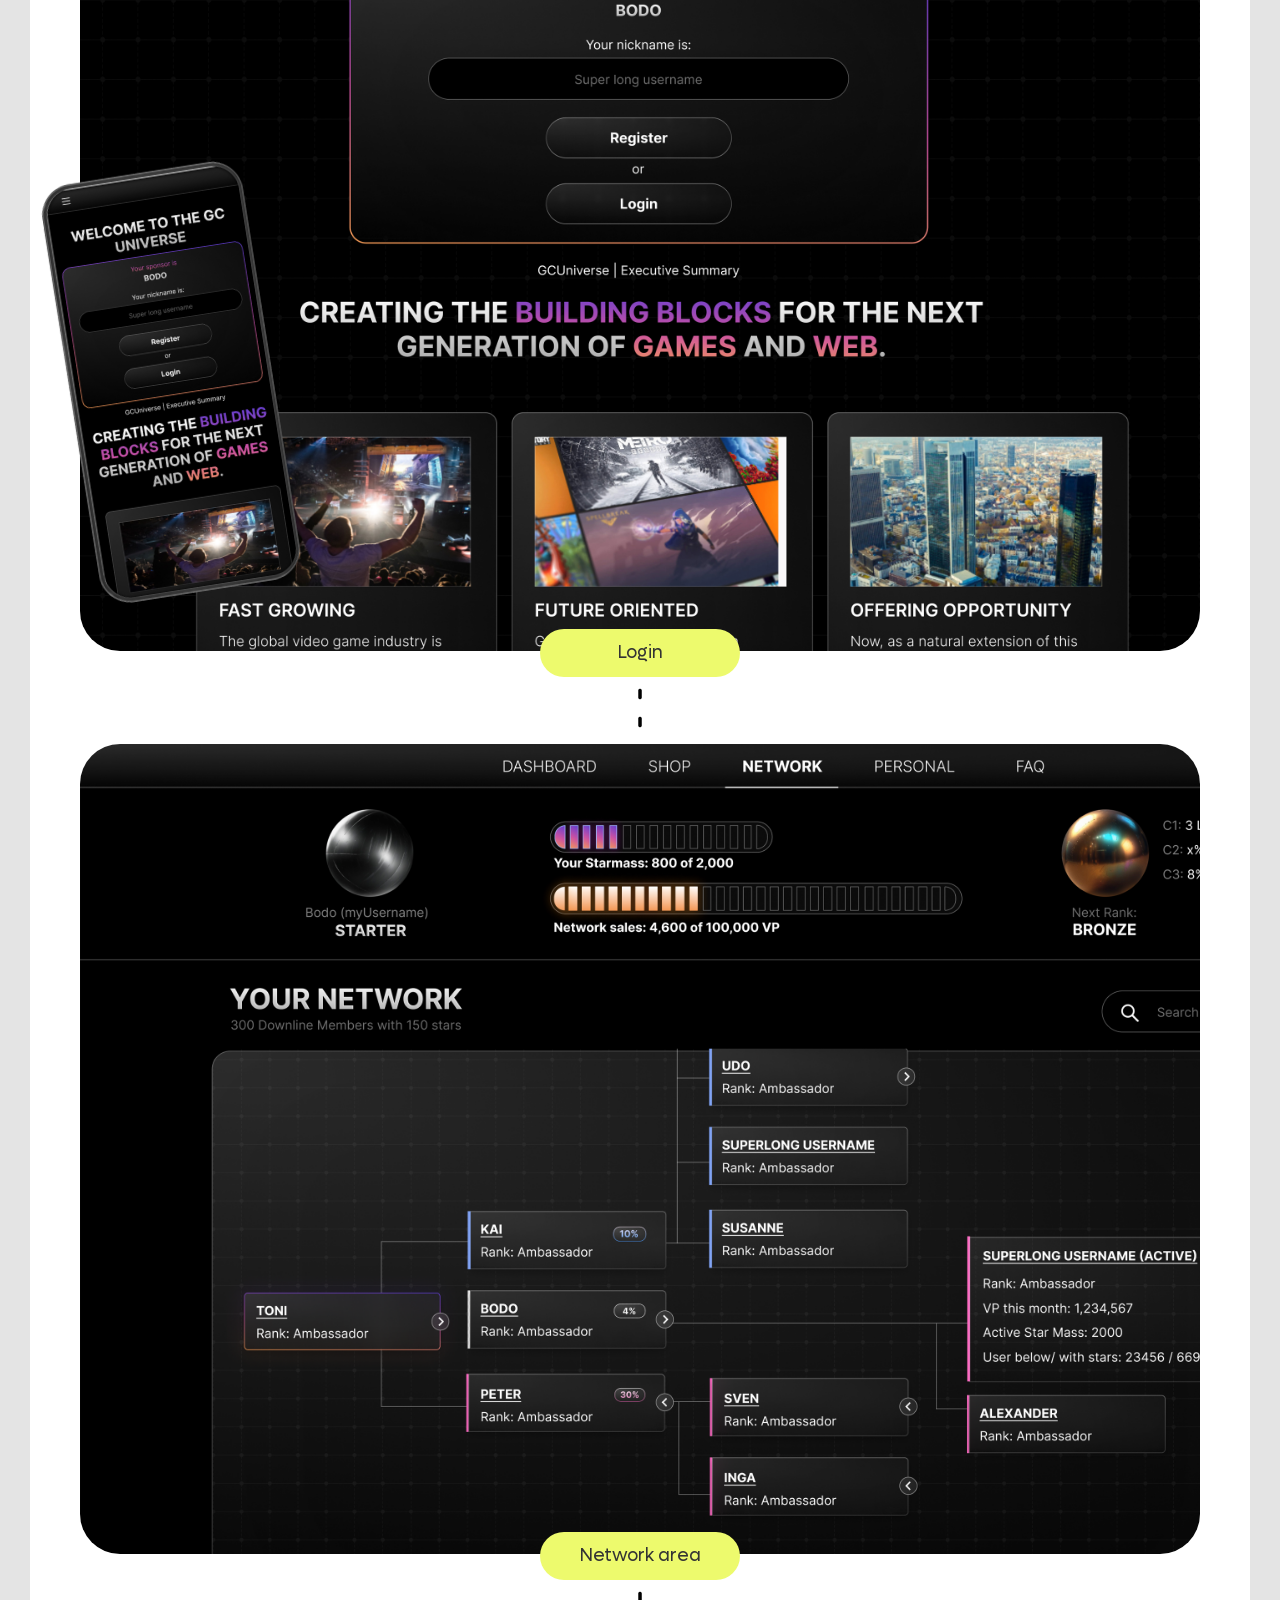
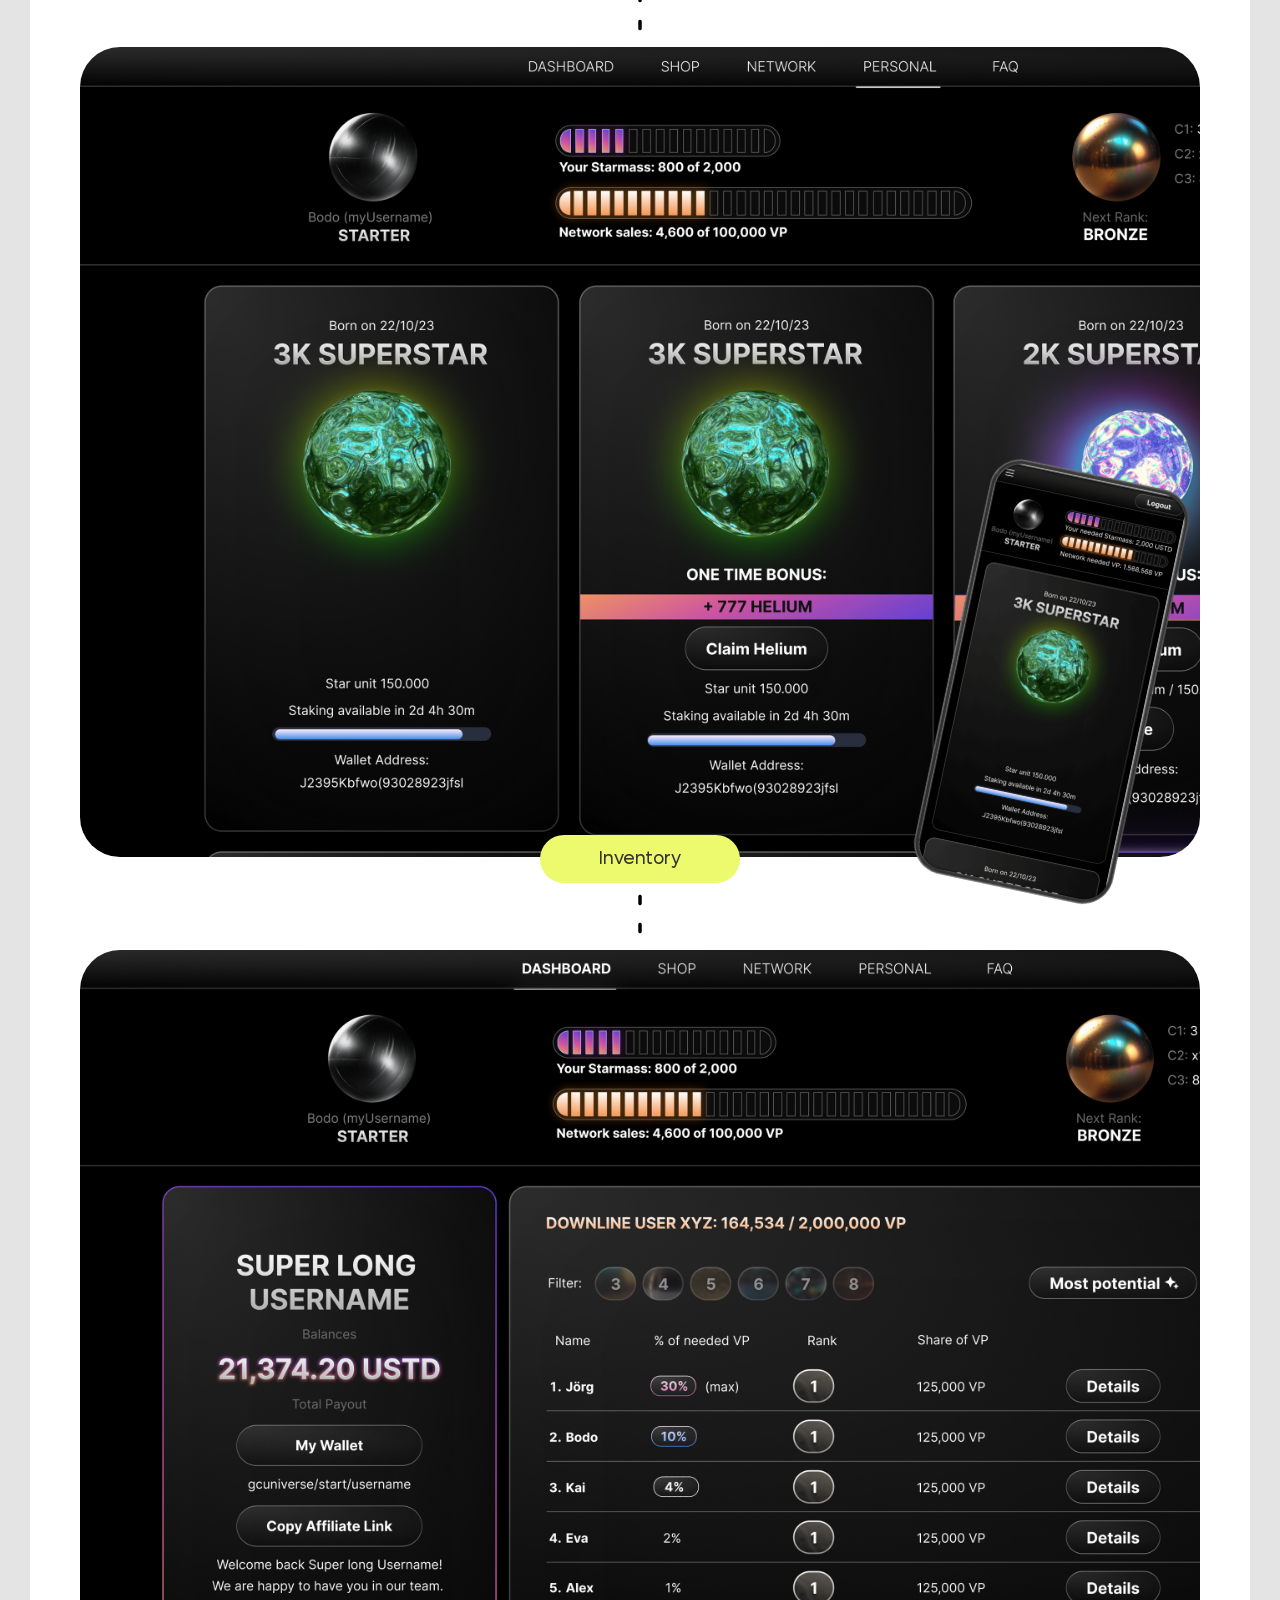
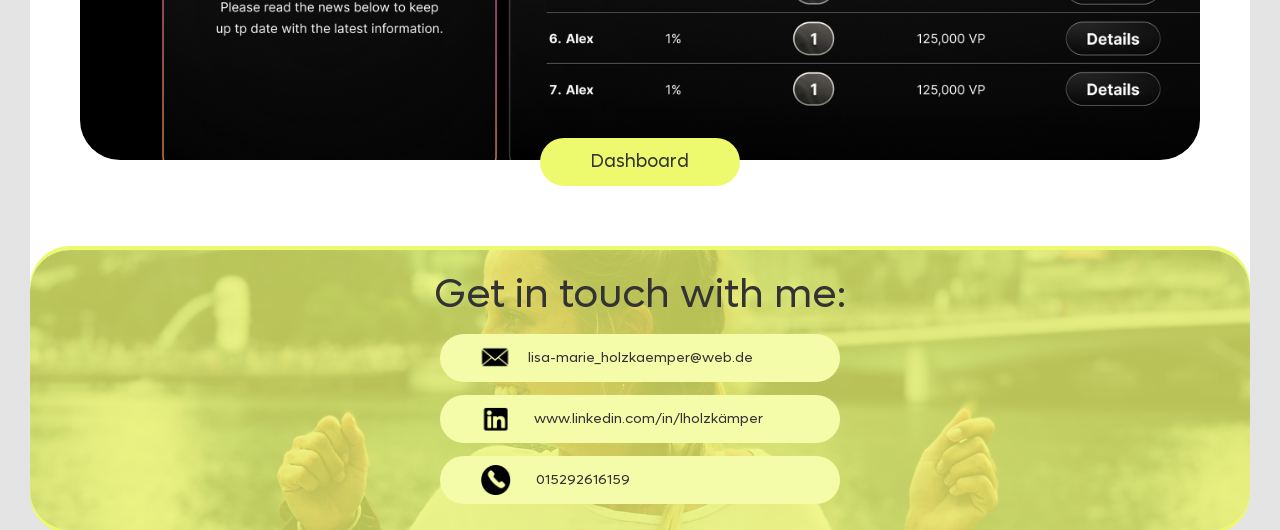
<file: youre-games.html>
<!DOCTYPE html><!--  Last Published: Wed Apr 22 2026 07:36:31 GMT+0000 (Coordinated Universal Time)  -->
<html data-wf-page="67a52cdafccafc4ccf9bde1a" data-wf-site="67a52cdafccafc4ccf9bde20">
<head>
  <meta charset="utf-8">
  <title>Portfolio Lisa Holzkämper</title>
  <meta content="Portfolio Lisa Holzkämper" property="og:title">
  <meta content="Portfolio Lisa Holzkämper" property="twitter:title">
  <meta content="width=device-width, initial-scale=1" name="viewport">
  <link href="css/normalize.css" rel="stylesheet" type="text/css">
  <link href="css/webflow.css" rel="stylesheet" type="text/css">
  <link href="css/portfolio-lisa-405c6d-90d-e03c4616ba287.webflow.css" rel="stylesheet" type="text/css">
  <script type="text/javascript">!function(o,c){var n=c.documentElement,t=" w-mod-";n.className+=t+"js",("ontouchstart"in o||o.DocumentTouch&&c instanceof DocumentTouch)&&(n.className+=t+"touch")}(window,document);</script>
  <link href="images/favicon.png" rel="shortcut icon" type="image/x-icon">
  <link href="images/webclip.png" rel="apple-touch-icon">
</head>
<body class="body mob">
  <div data-animation="default" class="navbar small tablet mobile w-nav" data-easing2="ease-out" data-easing="ease-in" data-collapse="all" data-w-id="8b195270-58ed-2e42-9dbb-343acd7c3176" role="banner" data-duration="400" data-doc-height="1">
    <div class="w-layout-blockcontainer container-4 small tablet w-container">
      <a href="/#work-experience" class="text-navi small tablet mobile1 w-nav-link">Experience</a>
      <a href="/#work" class="text-navi small tablet mobile w-nav-link">My work</a>
      <a href="index.html" class="text-navi middle small tablet w-nav-link"></a>
      <a href="/#my-softskills" class="text-navi small tablet mobile1 w-nav-link">My Softskills</a>
      <a href="#contact-me" class="text-navi small tablet w-nav-link">Contact me</a>
    </div>
  </div>
  <div id="home" data-animation="default" data-collapse="medium" data-duration="400" data-easing="ease" data-easing2="ease" role="banner" class="navbar tablet mobile w-nav">
    <div class="w-layout-blockcontainer container-3 w-container">
      <a href="/#work-experience" class="text-navi tablet mob-lands mobi w-nav-link">Experience</a>
      <a href="/#work" class="text-navi tablet mob-lands w-nav-link">My work</a>
    </div>
    <div class="w-layout-blockcontainer container-3 tablet w-container">
      <a href="index.html" class="text-navi middle tablet moblands ejg w-nav-link"></a>
    </div>
    <div class="w-layout-blockcontainer container-4 w-container">
      <a href="/#my-softskills" class="text-navi tablet mob-lands mobi w-nav-link">My Softskills</a>
      <a href="#contact-me" class="text-navi tablet mob-lands w-nav-link">Contact me</a>
    </div>
  </div>
  <section class="section-6 hometop youre-games tablet mobile">
    <div class="w-layout-blockcontainer header-youre w-container">
      <div class="div-block-22 tableet landscape mobile"></div>
    </div>
    <section class="pic-text-top">
      <div class="div-block-23 tablettop">
        <h1 class="heading-9 youregames tablet2 landscape mobile">Game Portal</h1>
        <div class="text-block-10 youre-games tablet real">Concept, design, and layout for a gaming portal for playing and selling games, aiming to provide a seamless user experience across web, mobile, and launcher platforms. Focus on intuitive navigation, engaging visuals, and efficient transaction processes. Created in Figma and Photoshop.</div>
      </div>
    </section>
    <section class="pictures youre">
      <section class="picture-without-phone new">
        <div class="div-block-24 tablet"></div>
        <div class="div-block-25">
          <div class="text-block-11">Lobby</div>
        </div>
        <div class="div-block-26 lobby"></div>
      </section>
      <div class="div-block-27 tablet youregames"></div>
      <section class="picture-without-phone tablet">
        <div class="div-block-24 detailview tablet"></div>
        <div class="div-block-25">
          <div class="text-block-11">Detailview</div>
        </div>
      </section>
      <div class="div-block-27 tablet youregames"></div>
      <section class="picture-without-phone tablet tablett">
        <div class="div-block-24 payment mobile tablet"></div>
        <div class="div-block-25">
          <div class="text-block-11">Payment</div>
        </div>
        <div class="div-block-26 right"></div>
      </section>
      <div class="div-block-27 tablet youregames"></div>
      <section class="picture-without-phone tablet">
        <div class="div-block-24 settings tablet"></div>
        <div class="div-block-25">
          <div class="text-block-11">Settings</div>
        </div>
      </section>
      <div class="div-block-27 tablet youregames"></div>
      <section class="picture-without-phone tablet">
        <div class="div-block-24 chat tablet"></div>
        <div class="div-block-25">
          <div class="text-block-11">Friends / chat</div>
        </div>
        <div class="div-block-26 chat"></div>
      </section>
      <div class="div-block-27 middle-dot landscape">
        <h1 class="heading-9 youregames uikit landscape mobile">UI Kit for the Portal</h1>
        <div class="text-block-10 youre-games tablet">Creating simple icons, a primary button, and a secondary button, with the goal of designing a seamless user interface for a gaming portal that enhances user engagement and navigation.</div>
      </div>
      <section class="picture-without-phone ui-kit">
        <div class="div-block-24 ui-kit tablet"></div>
      </section>
    </section>
  </section>
  <section class="section-6 bottom home youre">
    <section class="pic-text-top bottom nft">
      <div class="div-block-23 bottom nft youre">
        <h1 class="heading-9 youregames nft mobiles naft1">NFT selling platform</h1>
        <div class="text-block-10 youre-games tablet landscape">Create an engaging and user-friendly platform that provides a seamless experience for buying, staking, and selling stars (NFTs), while incorporating intuitive navigation and visually appealing design elements to enhance user interaction and drive engagement. Build in Figma.</div>
      </div>
    </section>
    <section>
      <section class="picture-without-phone nft1 uni tablet landscape">
        <div class="div-block-24 nft1 tablet"></div>
        <div class="div-block-25">
          <div class="text-block-11">Login</div>
        </div>
        <div class="div-block-26 nft1 tablet"></div>
      </section>
      <div class="div-block-27 tablet youregames"></div>
      <section class="picture-without-phone tablet">
        <div class="div-block-24 network tablet"></div>
        <div class="div-block-25">
          <div class="text-block-11">Network area</div>
        </div>
      </section>
      <div class="div-block-27 tablet youregames"></div>
      <section class="picture-without-phone tablet">
        <div class="div-block-24 inventorynft tablet"></div>
        <div class="div-block-25">
          <div class="text-block-11">Inventory</div>
        </div>
        <div class="div-block-26 right network"></div>
      </section>
      <div class="div-block-27 tablet youregames"></div>
      <section class="picture-without-phone tablet">
        <div class="div-block-24 dashboard tablet"></div>
        <div class="div-block-25">
          <div class="text-block-11">Dashboard</div>
        </div>
      </section>
      <section id="contact-me" class="section-5">
        <div id="contact-me2" class="div-block-21 mobile">
          <h1 class="heading-8 tablet mob-lands mobile">Get in touch with me:</h1>
          <section class="section-8 mobile-lands mobile">
            <a href="mailto:lisa-marie_holzkaemper@web.de" class="maillink footer mobile-lands w-inline-block">
              <div class="mail mobila-lands mobile"><img id="w-node-_695f3324-0575-852b-ac1f-52510a373788-cf9bde1a" loading="lazy" alt="" src="images/icon-brief_2icon-brief.png" class="mail-image mob">
                <div id="w-node-_695f3324-0575-852b-ac1f-52510a373789-cf9bde1a" class="mailtext header lands">lisa-marie_holzkaemper@web.de</div>
              </div>
            </a>
            <a href="https://www.linkedin.com/in/lholzk%C3%A4mper/" class="link-block-10 w-inline-block">
              <div class="linked-in mobilelands mobile"><img loading="lazy" src="images/icon-linkedin_2icon-linkedin.png" alt="" class="image-2 mobilelands">
                <div class="mailtext phone mobilelands">www.linkedin.com/in/lholzkämper</div>
              </div>
            </a>
            <a href="https://www.linkedin.com/in/lholzk%C3%A4mper/" class="link-block-10 telefone w-inline-block">
              <div class="linked-in call mobilelands mobile"><img loading="lazy" height="Auto" alt="" src="images/phone-icon_1phone-icon.png" class="image-2 call mobile mob">
                <div class="mailtext call mobile-lanfs _1">015292616159</div>
              </div>
            </a>
          </section>
        </div>
      </section>
    </section>
  </section>
  <script src="https://d3e54v103j8qbb.cloudfront.net/js/jquery-3.5.1.min.dc5e7f18c8.js?site=67a52cdafccafc4ccf9bde20" type="text/javascript" integrity="sha256-9/aliU8dGd2tb6OSsuzixeV4y/faTqgFtohetphbbj0=" crossorigin="anonymous"></script>
  <script src="js/webflow.js" type="text/javascript"></script>
</body>
</html>
</file>
<file: css/webflow.css>
@font-face {
  font-family: 'webflow-icons';
  src: url("[data-uri]") format('truetype');
  font-weight: normal;
  font-style: normal;
}
[class^="w-icon-"],
[class*=" w-icon-"] {
  /* use !important to prevent issues with browser extensions that change fonts */
  font-family: 'webflow-icons' !important;
  speak: none;
  font-style: normal;
  font-weight: normal;
  font-variant: normal;
  text-transform: none;
  line-height: 1;
  /* Better Font Rendering =========== */
  -webkit-font-smoothing: antialiased;
  -moz-osx-font-smoothing: grayscale;
}
.w-icon-slider-right:before {
  content: "\e600";
}
.w-icon-slider-left:before {
  content: "\e601";
}
.w-icon-nav-menu:before {
  content: "\e602";
}
.w-icon-arrow-down:before,
.w-icon-dropdown-toggle:before {
  content: "\e603";
}
.w-icon-file-upload-remove:before {
  content: "\e900";
}
.w-icon-file-upload-icon:before {
  content: "\e903";
}
* {
  -webkit-box-sizing: border-box;
  -moz-box-sizing: border-box;
  box-sizing: border-box;
}
html {
  height: 100%;
}
body {
  margin: 0;
  min-height: 100%;
  background-color: #fff;
  font-family: Arial, sans-serif;
  font-size: 14px;
  line-height: 20px;
  color: #333;
}
img {
  max-width: 100%;
  vertical-align: middle;
  display: inline-block;
}
html.w-mod-touch * {
  background-attachment: scroll !important;
}
.w-block {
  display: block;
}
.w-inline-block {
  max-width: 100%;
  display: inline-block;
}
.w-clearfix:before,
.w-clearfix:after {
  content: " ";
  display: table;
  grid-column-start: 1;
  grid-row-start: 1;
  grid-column-end: 2;
  grid-row-end: 2;
}
.w-clearfix:after {
  clear: both;
}
.w-hidden {
  display: none;
}
.w-button {
  display: inline-block;
  padding: 9px 15px;
  background-color: #3898EC;
  color: white;
  border: 0;
  line-height: inherit;
  text-decoration: none;
  cursor: pointer;
  border-radius: 0;
}
input.w-button {
  -webkit-appearance: button;
}
html[data-w-dynpage] [data-w-cloak] {
  color: transparent !important;
}
.w-code-block {
  margin: unset;
}
pre.w-code-block code {
  all: inherit;
}
pre.w-code-block code > span {
  display: block !important;
}
.w-optimization {
  display: contents;
}
.w-webflow-badge,
.w-webflow-badge > img {
  box-sizing: unset;
  width: unset;
  height: unset;
  max-height: unset;
  max-width: unset;
  min-height: unset;
  min-width: unset;
  margin: unset;
  padding: unset;
  float: unset;
  clear: unset;
  border: unset;
  border-radius: unset;
  background: unset;
  background-image: unset;
  background-position: unset;
  background-size: unset;
  background-repeat: unset;
  background-origin: unset;
  background-clip: unset;
  background-attachment: unset;
  background-color: unset;
  box-shadow: unset;
  transform: unset;
  transition: unset;
  direction: unset;
  font-family: unset;
  font-weight: unset;
  color: unset;
  font-size: unset;
  line-height: unset;
  font-style: unset;
  font-variant: unset;
  text-align: unset;
  letter-spacing: unset;
  text-decoration: unset;
  text-indent: unset;
  text-transform: unset;
  list-style-type: unset;
  text-shadow: unset;
  vertical-align: unset;
  cursor: unset;
  white-space: unset;
  word-break: unset;
  word-spacing: unset;
  word-wrap: unset;
}
.w-webflow-badge {
  position: fixed !important;
  display: inline-block !important;
  visibility: visible !important;
  opacity: 1 !important;
  z-index: 2147483647 !important;
  top: auto !important;
  right: 12px !important;
  bottom: 12px !important;
  left: auto !important;
  color: #aaadb0 !important;
  background-color: #fff !important;
  border-radius: 3px !important;
  padding: 6px !important;
  font-size: 12px !important;
  line-height: 14px !important;
  text-decoration: none !important;
  transform: none !important;
  margin: 0 !important;
  width: auto !important;
  height: auto !important;
  overflow: unset !important;
  white-space: nowrap;
  box-shadow: 0 0 0 1px rgba(0, 0, 0, 0.1), 0px 1px 3px rgba(0, 0, 0, 0.1);
  cursor: pointer;
}
.w-webflow-badge > img {
  position: unset;
  display: inline-block !important;
  visibility: unset !important;
  opacity: 1 !important;
  vertical-align: middle !important;
}
h1,
h2,
h3,
h4,
h5,
h6 {
  font-weight: bold;
  margin-bottom: 10px;
}
h1 {
  font-size: 38px;
  line-height: 44px;
  margin-top: 20px;
}
h2 {
  font-size: 32px;
  line-height: 36px;
  margin-top: 20px;
}
h3 {
  font-size: 24px;
  line-height: 30px;
  margin-top: 20px;
}
h4 {
  font-size: 18px;
  line-height: 24px;
  margin-top: 10px;
}
h5 {
  font-size: 14px;
  line-height: 20px;
  margin-top: 10px;
}
h6 {
  font-size: 12px;
  line-height: 18px;
  margin-top: 10px;
}
p {
  margin-top: 0;
  margin-bottom: 10px;
}
blockquote {
  margin: 0 0 10px 0;
  padding: 10px 20px;
  border-left: 5px solid #E2E2E2;
  font-size: 18px;
  line-height: 22px;
}
figure {
  margin: 0;
  margin-bottom: 10px;
}
figcaption {
  margin-top: 5px;
  text-align: center;
}
ul,
ol {
  margin-top: 0px;
  margin-bottom: 10px;
  padding-left: 40px;
}
.w-list-unstyled {
  padding-left: 0;
  list-style: none;
}
.w-embed:before,
.w-embed:after {
  content: " ";
  display: table;
  grid-column-start: 1;
  grid-row-start: 1;
  grid-column-end: 2;
  grid-row-end: 2;
}
.w-embed:after {
  clear: both;
}
.w-video {
  width: 100%;
  position: relative;
  padding: 0;
}
.w-video iframe,
.w-video object,
.w-video embed {
  position: absolute;
  top: 0;
  left: 0;
  width: 100%;
  height: 100%;
  border: none;
}
fieldset {
  padding: 0;
  margin: 0;
  border: 0;
}
button,
[type='button'],
[type='reset'] {
  border: 0;
  cursor: pointer;
  -webkit-appearance: button;
}
.w-form {
  margin: 0 0 15px;
}
.w-form-done {
  display: none;
  padding: 20px;
  text-align: center;
  background-color: #dddddd;
}
.w-form-fail {
  display: none;
  margin-top: 10px;
  padding: 10px;
  background-color: #ffdede;
}
label {
  display: block;
  margin-bottom: 5px;
  font-weight: bold;
}
.w-input,
.w-select {
  display: block;
  width: 100%;
  height: 38px;
  padding: 8px 12px;
  margin-bottom: 10px;
  font-size: 14px;
  line-height: 1.42857143;
  color: #333333;
  vertical-align: middle;
  background-color: #ffffff;
  border: 1px solid #cccccc;
}
.w-input::placeholder,
.w-select::placeholder {
  color: #999;
}
.w-input:focus,
.w-select:focus {
  border-color: #3898EC;
  outline: 0;
}
.w-input[disabled],
.w-select[disabled],
.w-input[readonly],
.w-select[readonly],
fieldset[disabled] .w-input,
fieldset[disabled] .w-select {
  cursor: not-allowed;
}
.w-input[disabled]:not(.w-input-disabled),
.w-select[disabled]:not(.w-input-disabled),
.w-input[readonly],
.w-select[readonly],
fieldset[disabled]:not(.w-input-disabled) .w-input,
fieldset[disabled]:not(.w-input-disabled) .w-select {
  background-color: #eeeeee;
}
textarea.w-input,
textarea.w-select {
  height: auto;
}
.w-select {
  background-color: #f3f3f3;
}
.w-select[multiple] {
  height: auto;
}
.w-form-label {
  display: inline-block;
  cursor: pointer;
  font-weight: normal;
  margin-bottom: 0px;
}
.w-radio {
  display: block;
  margin-bottom: 5px;
  padding-left: 20px;
}
.w-radio:before,
.w-radio:after {
  content: " ";
  display: table;
  grid-column-start: 1;
  grid-row-start: 1;
  grid-column-end: 2;
  grid-row-end: 2;
}
.w-radio:after {
  clear: both;
}
.w-radio-input {
  margin: 4px 0 0;
  line-height: normal;
  float: left;
  margin-left: -20px;
}
.w-radio-input {
  margin-top: 3px;
}
.w-file-upload {
  display: block;
  margin-bottom: 10px;
}
.w-file-upload-input {
  width: 0.1px;
  height: 0.1px;
  opacity: 0;
  overflow: hidden;
  position: absolute;
  z-index: -100;
}
.w-file-upload-default,
.w-file-upload-uploading,
.w-file-upload-success {
  display: inline-block;
  color: #333333;
}
.w-file-upload-error {
  display: block;
  margin-top: 10px;
}
.w-file-upload-default.w-hidden,
.w-file-upload-uploading.w-hidden,
.w-file-upload-error.w-hidden,
.w-file-upload-success.w-hidden {
  display: none;
}
.w-file-upload-uploading-btn {
  display: flex;
  font-size: 14px;
  font-weight: normal;
  cursor: pointer;
  margin: 0;
  padding: 8px 12px;
  border: 1px solid #cccccc;
  background-color: #fafafa;
}
.w-file-upload-file {
  display: flex;
  flex-grow: 1;
  justify-content: space-between;
  margin: 0;
  padding: 8px 9px 8px 11px;
  border: 1px solid #cccccc;
  background-color: #fafafa;
}
.w-file-upload-file-name {
  font-size: 14px;
  font-weight: normal;
  display: block;
}
.w-file-remove-link {
  margin-top: 3px;
  margin-left: 10px;
  width: auto;
  height: auto;
  padding: 3px;
  display: block;
  cursor: pointer;
}
.w-icon-file-upload-remove {
  margin: auto;
  font-size: 10px;
}
.w-file-upload-error-msg {
  display: inline-block;
  color: #ea384c;
  padding: 2px 0;
}
.w-file-upload-info {
  display: inline-block;
  line-height: 38px;
  padding: 0 12px;
}
.w-file-upload-label {
  display: inline-block;
  font-size: 14px;
  font-weight: normal;
  cursor: pointer;
  margin: 0;
  padding: 8px 12px;
  border: 1px solid #cccccc;
  background-color: #fafafa;
}
.w-icon-file-upload-icon,
.w-icon-file-upload-uploading {
  display: inline-block;
  margin-right: 8px;
  width: 20px;
}
.w-icon-file-upload-uploading {
  height: 20px;
}
.w-container {
  margin-left: auto;
  margin-right: auto;
  max-width: 940px;
}
.w-container:before,
.w-container:after {
  content: " ";
  display: table;
  grid-column-start: 1;
  grid-row-start: 1;
  grid-column-end: 2;
  grid-row-end: 2;
}
.w-container:after {
  clear: both;
}
.w-container .w-row {
  margin-left: -10px;
  margin-right: -10px;
}
.w-row:before,
.w-row:after {
  content: " ";
  display: table;
  grid-column-start: 1;
  grid-row-start: 1;
  grid-column-end: 2;
  grid-row-end: 2;
}
.w-row:after {
  clear: both;
}
.w-row .w-row {
  margin-left: 0;
  margin-right: 0;
}
.w-col {
  position: relative;
  float: left;
  width: 100%;
  min-height: 1px;
  padding-left: 10px;
  padding-right: 10px;
}
.w-col .w-col {
  padding-left: 0;
  padding-right: 0;
}
.w-col-1 {
  width: 8.33333333%;
}
.w-col-2 {
  width: 16.66666667%;
}
.w-col-3 {
  width: 25%;
}
.w-col-4 {
  width: 33.33333333%;
}
.w-col-5 {
  width: 41.66666667%;
}
.w-col-6 {
  width: 50%;
}
.w-col-7 {
  width: 58.33333333%;
}
.w-col-8 {
  width: 66.66666667%;
}
.w-col-9 {
  width: 75%;
}
.w-col-10 {
  width: 83.33333333%;
}
.w-col-11 {
  width: 91.66666667%;
}
.w-col-12 {
  width: 100%;
}
.w-hidden-main {
  display: none !important;
}
@media screen and (max-width: 991px) {
  .w-container {
    max-width: 728px;
  }
  .w-hidden-main {
    display: inherit !important;
  }
  .w-hidden-medium {
    display: none !important;
  }
  .w-col-medium-1 {
    width: 8.33333333%;
  }
  .w-col-medium-2 {
    width: 16.66666667%;
  }
  .w-col-medium-3 {
    width: 25%;
  }
  .w-col-medium-4 {
    width: 33.33333333%;
  }
  .w-col-medium-5 {
    width: 41.66666667%;
  }
  .w-col-medium-6 {
    width: 50%;
  }
  .w-col-medium-7 {
    width: 58.33333333%;
  }
  .w-col-medium-8 {
    width: 66.66666667%;
  }
  .w-col-medium-9 {
    width: 75%;
  }
  .w-col-medium-10 {
    width: 83.33333333%;
  }
  .w-col-medium-11 {
    width: 91.66666667%;
  }
  .w-col-medium-12 {
    width: 100%;
  }
  .w-col-stack {
    width: 100%;
    left: auto;
    right: auto;
  }
}
@media screen and (max-width: 767px) {
  .w-hidden-main {
    display: inherit !important;
  }
  .w-hidden-medium {
    display: inherit !important;
  }
  .w-hidden-small {
    display: none !important;
  }
  .w-row,
  .w-container .w-row {
    margin-left: 0;
    margin-right: 0;
  }
  .w-col {
    width: 100%;
    left: auto;
    right: auto;
  }
  .w-col-small-1 {
    width: 8.33333333%;
  }
  .w-col-small-2 {
    width: 16.66666667%;
  }
  .w-col-small-3 {
    width: 25%;
  }
  .w-col-small-4 {
    width: 33.33333333%;
  }
  .w-col-small-5 {
    width: 41.66666667%;
  }
  .w-col-small-6 {
    width: 50%;
  }
  .w-col-small-7 {
    width: 58.33333333%;
  }
  .w-col-small-8 {
    width: 66.66666667%;
  }
  .w-col-small-9 {
    width: 75%;
  }
  .w-col-small-10 {
    width: 83.33333333%;
  }
  .w-col-small-11 {
    width: 91.66666667%;
  }
  .w-col-small-12 {
    width: 100%;
  }
}
@media screen and (max-width: 479px) {
  .w-container {
    max-width: none;
  }
  .w-hidden-main {
    display: inherit !important;
  }
  .w-hidden-medium {
    display: inherit !important;
  }
  .w-hidden-small {
    display: inherit !important;
  }
  .w-hidden-tiny {
    display: none !important;
  }
  .w-col {
    width: 100%;
  }
  .w-col-tiny-1 {
    width: 8.33333333%;
  }
  .w-col-tiny-2 {
    width: 16.66666667%;
  }
  .w-col-tiny-3 {
    width: 25%;
  }
  .w-col-tiny-4 {
    width: 33.33333333%;
  }
  .w-col-tiny-5 {
    width: 41.66666667%;
  }
  .w-col-tiny-6 {
    width: 50%;
  }
  .w-col-tiny-7 {
    width: 58.33333333%;
  }
  .w-col-tiny-8 {
    width: 66.66666667%;
  }
  .w-col-tiny-9 {
    width: 75%;
  }
  .w-col-tiny-10 {
    width: 83.33333333%;
  }
  .w-col-tiny-11 {
    width: 91.66666667%;
  }
  .w-col-tiny-12 {
    width: 100%;
  }
}
.w-widget {
  position: relative;
}
.w-widget-map {
  width: 100%;
  height: 400px;
}
.w-widget-map label {
  width: auto;
  display: inline;
}
.w-widget-map img {
  max-width: inherit;
}
.w-widget-map .gm-style-iw {
  text-align: center;
}
.w-widget-map .gm-style-iw > button {
  display: none !important;
}
.w-widget-twitter {
  overflow: hidden;
}
.w-widget-twitter-count-shim {
  display: inline-block;
  vertical-align: top;
  position: relative;
  width: 28px;
  height: 20px;
  text-align: center;
  background: white;
  border: #758696 solid 1px;
  border-radius: 3px;
}
.w-widget-twitter-count-shim * {
  pointer-events: none;
  user-select: none;
}
.w-widget-twitter-count-shim .w-widget-twitter-count-inner {
  position: relative;
  font-size: 15px;
  line-height: 12px;
  text-align: center;
  color: #999;
  font-family: serif;
}
.w-widget-twitter-count-shim .w-widget-twitter-count-clear {
  position: relative;
  display: block;
}
.w-widget-twitter-count-shim.w--large {
  width: 36px;
  height: 28px;
}
.w-widget-twitter-count-shim.w--large .w-widget-twitter-count-inner {
  font-size: 18px;
  line-height: 18px;
}
.w-widget-twitter-count-shim:not(.w--vertical) {
  margin-left: 5px;
  margin-right: 8px;
}
.w-widget-twitter-count-shim:not(.w--vertical).w--large {
  margin-left: 6px;
}
.w-widget-twitter-count-shim:not(.w--vertical):before,
.w-widget-twitter-count-shim:not(.w--vertical):after {
  top: 50%;
  left: 0;
  border: solid transparent;
  content: ' ';
  height: 0;
  width: 0;
  position: absolute;
  pointer-events: none;
}
.w-widget-twitter-count-shim:not(.w--vertical):before {
  border-color: rgba(117, 134, 150, 0);
  border-right-color: #5d6c7b;
  border-width: 4px;
  margin-left: -9px;
  margin-top: -4px;
}
.w-widget-twitter-count-shim:not(.w--vertical).w--large:before {
  border-width: 5px;
  margin-left: -10px;
  margin-top: -5px;
}
.w-widget-twitter-count-shim:not(.w--vertical):after {
  border-color: rgba(255, 255, 255, 0);
  border-right-color: white;
  border-width: 4px;
  margin-left: -8px;
  margin-top: -4px;
}
.w-widget-twitter-count-shim:not(.w--vertical).w--large:after {
  border-width: 5px;
  margin-left: -9px;
  margin-top: -5px;
}
.w-widget-twitter-count-shim.w--vertical {
  width: 61px;
  height: 33px;
  margin-bottom: 8px;
}
.w-widget-twitter-count-shim.w--vertical:before,
.w-widget-twitter-count-shim.w--vertical:after {
  top: 100%;
  left: 50%;
  border: solid transparent;
  content: ' ';
  height: 0;
  width: 0;
  position: absolute;
  pointer-events: none;
}
.w-widget-twitter-count-shim.w--vertical:before {
  border-color: rgba(117, 134, 150, 0);
  border-top-color: #5d6c7b;
  border-width: 5px;
  margin-left: -5px;
}
.w-widget-twitter-count-shim.w--vertical:after {
  border-color: rgba(255, 255, 255, 0);
  border-top-color: white;
  border-width: 4px;
  margin-left: -4px;
}
.w-widget-twitter-count-shim.w--vertical .w-widget-twitter-count-inner {
  font-size: 18px;
  line-height: 22px;
}
.w-widget-twitter-count-shim.w--vertical.w--large {
  width: 76px;
}
.w-background-video {
  position: relative;
  overflow: hidden;
  height: 500px;
  color: white;
}
.w-background-video > video {
  background-size: cover;
  background-position: 50% 50%;
  position: absolute;
  margin: auto;
  width: 100%;
  height: 100%;
  right: -100%;
  bottom: -100%;
  top: -100%;
  left: -100%;
  object-fit: cover;
  z-index: -100;
}
.w-background-video > video::-webkit-media-controls-start-playback-button {
  display: none !important;
  -webkit-appearance: none;
}
.w-background-video--control {
  position: absolute;
  bottom: 1em;
  right: 1em;
  background-color: transparent;
  padding: 0;
}
.w-background-video--control > [hidden] {
  display: none !important;
}
.w-slider {
  position: relative;
  height: 300px;
  text-align: center;
  background: #dddddd;
  clear: both;
  -webkit-tap-highlight-color: rgba(0, 0, 0, 0);
  tap-highlight-color: rgba(0, 0, 0, 0);
}
.w-slider-mask {
  position: relative;
  display: block;
  overflow: hidden;
  z-index: 1;
  left: 0;
  right: 0;
  height: 100%;
  white-space: nowrap;
}
.w-slide {
  position: relative;
  display: inline-block;
  vertical-align: top;
  width: 100%;
  height: 100%;
  white-space: normal;
  text-align: left;
}
.w-slider-nav {
  position: absolute;
  z-index: 2;
  top: auto;
  right: 0;
  bottom: 0;
  left: 0;
  margin: auto;
  padding-top: 10px;
  height: 40px;
  text-align: center;
  -webkit-tap-highlight-color: rgba(0, 0, 0, 0);
  tap-highlight-color: rgba(0, 0, 0, 0);
}
.w-slider-nav.w-round > div {
  border-radius: 100%;
}
.w-slider-nav.w-num > div {
  width: auto;
  height: auto;
  padding: 0.2em 0.5em;
  font-size: inherit;
  line-height: inherit;
}
.w-slider-nav.w-shadow > div {
  box-shadow: 0 0 3px rgba(51, 51, 51, 0.4);
}
.w-slider-nav-invert {
  color: #fff;
}
.w-slider-nav-invert > div {
  background-color: rgba(34, 34, 34, 0.4);
}
.w-slider-nav-invert > div.w-active {
  background-color: #222;
}
.w-slider-dot {
  position: relative;
  display: inline-block;
  width: 1em;
  height: 1em;
  background-color: rgba(255, 255, 255, 0.4);
  cursor: pointer;
  margin: 0 3px 0.5em;
  transition: background-color 100ms, color 100ms;
}
.w-slider-dot.w-active {
  background-color: #fff;
}
.w-slider-dot:focus {
  outline: none;
  box-shadow: 0px 0px 0px 2px #fff;
}
.w-slider-dot:focus.w-active {
  box-shadow: none;
}
.w-slider-arrow-left,
.w-slider-arrow-right {
  position: absolute;
  width: 80px;
  top: 0;
  right: 0;
  bottom: 0;
  left: 0;
  margin: auto;
  cursor: pointer;
  overflow: hidden;
  color: white;
  font-size: 40px;
  -webkit-tap-highlight-color: rgba(0, 0, 0, 0);
  tap-highlight-color: rgba(0, 0, 0, 0);
  user-select: none;
}
.w-slider-arrow-left [class^='w-icon-'],
.w-slider-arrow-right [class^='w-icon-'],
.w-slider-arrow-left [class*=' w-icon-'],
.w-slider-arrow-right [class*=' w-icon-'] {
  position: absolute;
}
.w-slider-arrow-left:focus,
.w-slider-arrow-right:focus {
  outline: 0;
}
.w-slider-arrow-left {
  z-index: 3;
  right: auto;
}
.w-slider-arrow-right {
  z-index: 4;
  left: auto;
}
.w-icon-slider-left,
.w-icon-slider-right {
  top: 0;
  right: 0;
  bottom: 0;
  left: 0;
  margin: auto;
  width: 1em;
  height: 1em;
}
.w-slider-aria-label {
  border: 0;
  clip: rect(0 0 0 0);
  height: 1px;
  margin: -1px;
  overflow: hidden;
  padding: 0;
  position: absolute;
  width: 1px;
}
.w-slider-force-show {
  display: block !important;
}
.w-dropdown {
  display: inline-block;
  position: relative;
  text-align: left;
  margin-left: auto;
  margin-right: auto;
  z-index: 900;
}
.w-dropdown-btn,
.w-dropdown-toggle,
.w-dropdown-link {
  position: relative;
  vertical-align: top;
  text-decoration: none;
  color: #222222;
  padding: 20px;
  text-align: left;
  margin-left: auto;
  margin-right: auto;
  white-space: nowrap;
}
.w-dropdown-toggle {
  user-select: none;
  display: inline-block;
  cursor: pointer;
  padding-right: 40px;
}
.w-dropdown-toggle:focus {
  outline: 0;
}
.w-icon-dropdown-toggle {
  position: absolute;
  top: 0;
  right: 0;
  bottom: 0;
  margin: auto;
  margin-right: 20px;
  width: 1em;
  height: 1em;
}
.w-dropdown-list {
  position: absolute;
  background: #dddddd;
  display: none;
  min-width: 100%;
}
.w-dropdown-list.w--open {
  display: block;
}
.w-dropdown-link {
  padding: 10px 20px;
  display: block;
  color: #222222;
}
.w-dropdown-link.w--current {
  color: #0082f3;
}
.w-dropdown-link:focus {
  outline: 0;
}
@media screen and (max-width: 767px) {
  .w-nav-brand {
    padding-left: 10px;
  }
}
/**
 * ## Note
 * Safari (on both iOS and OS X) does not handle viewport units (vh, vw) well.
 * For example percentage units do not work on descendants of elements that
 * have any dimensions expressed in viewport units. It also doesn’t handle them at
 * all in `calc()`.
 */
/**
 * Wrapper around all lightbox elements
 *
 * 1. Since the lightbox can receive focus, IE also gives it an outline.
 * 2. Fixes flickering on Chrome when a transition is in progress
 *    underneath the lightbox.
 */
.w-lightbox-backdrop {
  cursor: auto;
  font-style: normal;
  letter-spacing: normal;
  list-style: disc;
  text-indent: 0;
  text-shadow: none;
  text-transform: none;
  visibility: visible;
  white-space: normal;
  word-break: normal;
  word-spacing: normal;
  word-wrap: normal;
  position: fixed;
  top: 0;
  right: 0;
  bottom: 0;
  left: 0;
  color: #fff;
  font-family: "Helvetica Neue", Helvetica, Ubuntu, "Segoe UI", Verdana, sans-serif;
  font-size: 17px;
  line-height: 1.2;
  font-weight: 300;
  text-align: center;
  background: rgba(0, 0, 0, 0.9);
  z-index: 2000;
  outline: 0;
  /* 1 */
  opacity: 0;
  -webkit-user-select: none;
  -moz-user-select: none;
  -webkit-tap-highlight-color: transparent;
  -webkit-transform: translate(0, 0);
  /* 2 */
}
/**
 * Neat trick to bind the rubberband effect to our canvas instead of the whole
 * document on iOS. It also prevents a bug that causes the document underneath to scroll.
 */
.w-lightbox-backdrop,
.w-lightbox-container {
  height: 100%;
  overflow: auto;
  -webkit-overflow-scrolling: touch;
}
.w-lightbox-content {
  position: relative;
  height: 100vh;
  overflow: hidden;
}
.w-lightbox-view {
  position: absolute;
  width: 100vw;
  height: 100vh;
  opacity: 0;
}
.w-lightbox-view:before {
  content: "";
  height: 100vh;
}
/* .w-lightbox-content */
.w-lightbox-group,
.w-lightbox-group .w-lightbox-view,
.w-lightbox-group .w-lightbox-view:before {
  height: 86vh;
}
.w-lightbox-frame,
.w-lightbox-view:before {
  display: inline-block;
  vertical-align: middle;
}
/*
 * 1. Remove default margin set by user-agent on the <figure> element.
 */
.w-lightbox-figure {
  position: relative;
  margin: 0;
  /* 1 */
}
.w-lightbox-group .w-lightbox-figure {
  cursor: pointer;
}
/**
 * IE adds image dimensions as width and height attributes on the IMG tag,
 * but we need both width and height to be set to auto to enable scaling.
 */
.w-lightbox-img {
  width: auto;
  height: auto;
  max-width: none;
}
/**
 * 1. Reset if style is set by user on "All Images"
 */
.w-lightbox-image {
  display: block;
  float: none;
  /* 1 */
  max-width: 100vw;
  max-height: 100vh;
}
.w-lightbox-group .w-lightbox-image {
  max-height: 86vh;
}
.w-lightbox-caption {
  position: absolute;
  right: 0;
  bottom: 0;
  left: 0;
  padding: 0.5em 1em;
  background: rgba(0, 0, 0, 0.4);
  text-align: left;
  text-overflow: ellipsis;
  white-space: nowrap;
  overflow: hidden;
}
.w-lightbox-embed {
  position: absolute;
  top: 0;
  right: 0;
  bottom: 0;
  left: 0;
  width: 100%;
  height: 100%;
}
.w-lightbox-control {
  position: absolute;
  top: 0;
  width: 4em;
  background-size: 24px;
  background-repeat: no-repeat;
  background-position: center;
  cursor: pointer;
  -webkit-transition: all 0.3s;
  transition: all 0.3s;
}
.w-lightbox-left {
  display: none;
  bottom: 0;
  left: 0;
  /* <svg xmlns="http://www.w3.org/2000/svg" viewBox="-20 0 24 40" width="24" height="40"><g transform="rotate(45)"><path d="m0 0h5v23h23v5h-28z" opacity=".4"/><path d="m1 1h3v23h23v3h-26z" fill="#fff"/></g></svg> */
  background-image: url("[data-uri]");
}
.w-lightbox-right {
  display: none;
  right: 0;
  bottom: 0;
  /* <svg xmlns="http://www.w3.org/2000/svg" viewBox="-4 0 24 40" width="24" height="40"><g transform="rotate(45)"><path d="m0-0h28v28h-5v-23h-23z" opacity=".4"/><path d="m1 1h26v26h-3v-23h-23z" fill="#fff"/></g></svg> */
  background-image: url("[data-uri]");
}
/*
 * Without specifying the with and height inside the SVG, all versions of IE render the icon too small.
 * The bug does not seem to manifest itself if the elements are tall enough such as the above arrows.
 * (http://stackoverflow.com/questions/16092114/background-size-differs-in-internet-explorer)
 */
.w-lightbox-close {
  right: 0;
  height: 2.6em;
  /* <svg xmlns="http://www.w3.org/2000/svg" viewBox="-4 0 18 17" width="18" height="17"><g transform="rotate(45)"><path d="m0 0h7v-7h5v7h7v5h-7v7h-5v-7h-7z" opacity=".4"/><path d="m1 1h7v-7h3v7h7v3h-7v7h-3v-7h-7z" fill="#fff"/></g></svg> */
  background-image: url("[data-uri]");
  background-size: 18px;
}
/**
 * 1. All IE versions add extra space at the bottom without this.
 */
.w-lightbox-strip {
  position: absolute;
  bottom: 0;
  left: 0;
  right: 0;
  padding: 0 1vh;
  line-height: 0;
  /* 1 */
  white-space: nowrap;
  overflow-x: auto;
  overflow-y: hidden;
}
/*
 * 1. We use content-box to avoid having to do `width: calc(10vh + 2vw)`
 *    which doesn’t work in Safari anyway.
 * 2. Chrome renders images pixelated when switching to GPU. Making sure
 *    the parent is also rendered on the GPU (by setting translate3d for
 *    example) fixes this behavior.
 */
.w-lightbox-item {
  display: inline-block;
  width: 10vh;
  padding: 2vh 1vh;
  box-sizing: content-box;
  /* 1 */
  cursor: pointer;
  -webkit-transform: translate3d(0, 0, 0);
  /* 2 */
}
.w-lightbox-active {
  opacity: 0.3;
}
.w-lightbox-thumbnail {
  position: relative;
  height: 10vh;
  background: #222;
  overflow: hidden;
}
.w-lightbox-thumbnail-image {
  position: absolute;
  top: 0;
  left: 0;
}
.w-lightbox-thumbnail .w-lightbox-tall {
  top: 50%;
  width: 100%;
  -webkit-transform: translate(0, -50%);
  transform: translate(0, -50%);
}
.w-lightbox-thumbnail .w-lightbox-wide {
  left: 50%;
  height: 100%;
  -webkit-transform: translate(-50%, 0);
  transform: translate(-50%, 0);
}
/*
 * Spinner
 *
 * Absolute pixel values are used to avoid rounding errors that would cause
 * the white spinning element to be misaligned with the track.
 */
.w-lightbox-spinner {
  position: absolute;
  top: 50%;
  left: 50%;
  box-sizing: border-box;
  width: 40px;
  height: 40px;
  margin-top: -20px;
  margin-left: -20px;
  border: 5px solid rgba(0, 0, 0, 0.4);
  border-radius: 50%;
  -webkit-animation: spin 0.8s infinite linear;
  animation: spin 0.8s infinite linear;
}
.w-lightbox-spinner:after {
  content: "";
  position: absolute;
  top: -4px;
  right: -4px;
  bottom: -4px;
  left: -4px;
  border: 3px solid transparent;
  border-bottom-color: #fff;
  border-radius: 50%;
}
/*
 * Utility classes
 */
.w-lightbox-hide {
  display: none;
}
.w-lightbox-noscroll {
  overflow: hidden;
}
@media (min-width: 768px) {
  .w-lightbox-content {
    height: 96vh;
    margin-top: 2vh;
  }
  .w-lightbox-view,
  .w-lightbox-view:before {
    height: 96vh;
  }
  /* .w-lightbox-content */
  .w-lightbox-group,
  .w-lightbox-group .w-lightbox-view,
  .w-lightbox-group .w-lightbox-view:before {
    height: 84vh;
  }
  .w-lightbox-image {
    max-width: 96vw;
    max-height: 96vh;
  }
  .w-lightbox-group .w-lightbox-image {
    max-width: 82.3vw;
    max-height: 84vh;
  }
  .w-lightbox-left,
  .w-lightbox-right {
    display: block;
    opacity: 0.5;
  }
  .w-lightbox-close {
    opacity: 0.8;
  }
  .w-lightbox-control:hover {
    opacity: 1;
  }
}
.w-lightbox-inactive,
.w-lightbox-inactive:hover {
  opacity: 0;
}
.w-richtext:before,
.w-richtext:after {
  content: " ";
  display: table;
  grid-column-start: 1;
  grid-row-start: 1;
  grid-column-end: 2;
  grid-row-end: 2;
}
.w-richtext:after {
  clear: both;
}
.w-richtext[contenteditable="true"]:before,
.w-richtext[contenteditable="true"]:after {
  white-space: initial;
}
.w-richtext ol,
.w-richtext ul {
  overflow: hidden;
}
.w-richtext .w-richtext-figure-selected.w-richtext-figure-type-video div:after,
.w-richtext .w-richtext-figure-selected[data-rt-type="video"] div:after {
  outline: 2px solid #2895f7;
}
.w-richtext .w-richtext-figure-selected.w-richtext-figure-type-image div,
.w-richtext .w-richtext-figure-selected[data-rt-type="image"] div {
  outline: 2px solid #2895f7;
}
.w-richtext figure.w-richtext-figure-type-video > div:after,
.w-richtext figure[data-rt-type="video"] > div:after {
  content: '';
  position: absolute;
  display: none;
  left: 0;
  top: 0;
  right: 0;
  bottom: 0;
}
.w-richtext figure {
  position: relative;
  max-width: 60%;
}
.w-richtext figure > div:before {
  cursor: default!important;
}
.w-richtext figure img {
  width: 100%;
}
.w-richtext figure figcaption.w-richtext-figcaption-placeholder {
  opacity: 0.6;
}
.w-richtext figure div {
  /* fix incorrectly sized selection border in the data manager */
  font-size: 0px;
  color: transparent;
}
.w-richtext figure.w-richtext-figure-type-image,
.w-richtext figure[data-rt-type="image"] {
  display: table;
}
.w-richtext figure.w-richtext-figure-type-image > div,
.w-richtext figure[data-rt-type="image"] > div {
  display: inline-block;
}
.w-richtext figure.w-richtext-figure-type-image > figcaption,
.w-richtext figure[data-rt-type="image"] > figcaption {
  display: table-caption;
  caption-side: bottom;
}
.w-richtext figure.w-richtext-figure-type-video,
.w-richtext figure[data-rt-type="video"] {
  width: 60%;
  height: 0;
}
.w-richtext figure.w-richtext-figure-type-video iframe,
.w-richtext figure[data-rt-type="video"] iframe {
  position: absolute;
  top: 0;
  left: 0;
  width: 100%;
  height: 100%;
}
.w-richtext figure.w-richtext-figure-type-video > div,
.w-richtext figure[data-rt-type="video"] > div {
  width: 100%;
}
.w-richtext figure.w-richtext-align-center {
  margin-right: auto;
  margin-left: auto;
  clear: both;
}
.w-richtext figure.w-richtext-align-center.w-richtext-figure-type-image > div,
.w-richtext figure.w-richtext-align-center[data-rt-type="image"] > div {
  max-width: 100%;
}
.w-richtext figure.w-richtext-align-normal {
  clear: both;
}
.w-richtext figure.w-richtext-align-fullwidth {
  width: 100%;
  max-width: 100%;
  text-align: center;
  clear: both;
  display: block;
  margin-right: auto;
  margin-left: auto;
}
.w-richtext figure.w-richtext-align-fullwidth > div {
  display: inline-block;
  /* padding-bottom is used for aspect ratios in video figures
      we want the div to inherit that so hover/selection borders in the designer-canvas
      fit right*/
  padding-bottom: inherit;
}
.w-richtext figure.w-richtext-align-fullwidth > figcaption {
  display: block;
}
.w-richtext figure.w-richtext-align-floatleft {
  float: left;
  margin-right: 15px;
  clear: none;
}
.w-richtext figure.w-richtext-align-floatright {
  float: right;
  margin-left: 15px;
  clear: none;
}
.w-nav {
  position: relative;
  background: #dddddd;
  z-index: 1000;
}
.w-nav:before,
.w-nav:after {
  content: " ";
  display: table;
  grid-column-start: 1;
  grid-row-start: 1;
  grid-column-end: 2;
  grid-row-end: 2;
}
.w-nav:after {
  clear: both;
}
.w-nav-brand {
  position: relative;
  float: left;
  text-decoration: none;
  color: #333333;
}
.w-nav-link {
  position: relative;
  display: inline-block;
  vertical-align: top;
  text-decoration: none;
  color: #222222;
  padding: 20px;
  text-align: left;
  margin-left: auto;
  margin-right: auto;
}
.w-nav-link.w--current {
  color: #0082f3;
}
.w-nav-menu {
  position: relative;
  float: right;
}
[data-nav-menu-open] {
  display: block !important;
  position: absolute;
  top: 100%;
  left: 0;
  right: 0;
  background: #C8C8C8;
  text-align: center;
  overflow: visible;
  min-width: 200px;
}
.w--nav-link-open {
  display: block;
  position: relative;
}
.w-nav-overlay {
  position: absolute;
  overflow: hidden;
  display: none;
  top: 100%;
  left: 0;
  right: 0;
  width: 100%;
}
.w-nav-overlay [data-nav-menu-open] {
  top: 0;
}
.w-nav[data-animation='over-left'] .w-nav-overlay {
  width: auto;
}
.w-nav[data-animation='over-left'] .w-nav-overlay,
.w-nav[data-animation='over-left'] [data-nav-menu-open] {
  right: auto;
  z-index: 1;
  top: 0;
}
.w-nav[data-animation='over-right'] .w-nav-overlay {
  width: auto;
}
.w-nav[data-animation='over-right'] .w-nav-overlay,
.w-nav[data-animation='over-right'] [data-nav-menu-open] {
  left: auto;
  z-index: 1;
  top: 0;
}
.w-nav-button {
  position: relative;
  float: right;
  padding: 18px;
  font-size: 24px;
  display: none;
  cursor: pointer;
  -webkit-tap-highlight-color: rgba(0, 0, 0, 0);
  tap-highlight-color: rgba(0, 0, 0, 0);
  user-select: none;
}
.w-nav-button:focus {
  outline: 0;
}
.w-nav-button.w--open {
  background-color: #C8C8C8;
  color: white;
}
.w-nav[data-collapse='all'] .w-nav-menu {
  display: none;
}
.w-nav[data-collapse='all'] .w-nav-button {
  display: block;
}
.w--nav-dropdown-open {
  display: block;
}
.w--nav-dropdown-toggle-open {
  display: block;
}
.w--nav-dropdown-list-open {
  position: static;
}
/**
 * NOTE: These rules are overridden in site-designer.less to use container queries instead of media queries
 * when the navbar is inside a Frame on the Open Canvas.
 */
@media screen and (max-width: 991px) {
  .w-nav[data-collapse='medium'] .w-nav-menu {
    display: none;
  }
  .w-nav[data-collapse='medium'] .w-nav-button {
    display: block;
  }
}
@media screen and (max-width: 767px) {
  .w-nav[data-collapse='small'] .w-nav-menu {
    display: none;
  }
  .w-nav[data-collapse='small'] .w-nav-button {
    display: block;
  }
  .w-nav-brand {
    padding-left: 10px;
  }
}
@media screen and (max-width: 479px) {
  .w-nav[data-collapse='tiny'] .w-nav-menu {
    display: none;
  }
  .w-nav[data-collapse='tiny'] .w-nav-button {
    display: block;
  }
}
.w-tabs {
  position: relative;
}
.w-tabs:before,
.w-tabs:after {
  content: " ";
  display: table;
  grid-column-start: 1;
  grid-row-start: 1;
  grid-column-end: 2;
  grid-row-end: 2;
}
.w-tabs:after {
  clear: both;
}
.w-tab-menu {
  position: relative;
}
.w-tab-link {
  position: relative;
  display: inline-block;
  vertical-align: top;
  text-decoration: none;
  padding: 9px 30px;
  text-align: left;
  cursor: pointer;
  color: #222222;
  background-color: #dddddd;
}
.w-tab-link.w--current {
  background-color: #C8C8C8;
}
.w-tab-link:focus {
  outline: 0;
}
.w-tab-content {
  position: relative;
  display: block;
  overflow: hidden;
}
.w-tab-pane {
  position: relative;
  display: none;
}
.w--tab-active {
  display: block;
}
@media screen and (max-width: 479px) {
  .w-tab-link {
    display: block;
  }
}
.w-ix-emptyfix:after {
  content: "";
}
@keyframes spin {
  0% {
    transform: rotate(0deg);
  }
  100% {
    transform: rotate(360deg);
  }
}
.w-dyn-empty {
  padding: 10px;
  background-color: #dddddd;
}
.w-dyn-hide {
  display: none !important;
}
.w-dyn-bind-empty {
  display: none !important;
}
.w-condition-invisible {
  display: none !important;
}
.wf-layout-layout {
  display: grid;
}
</file>
<file: css/portfolio-lisa-405c6d-90d-e03c4616ba287.webflow.css>
@font-face {
  font-family: lufgabold;
  src: url('../fonts/LufgaBold.ttf') format("truetype");
  font-weight: 700;
  font-style: normal;
  font-display: swap;
}

@font-face {
  font-family: lufgaregular;
  src: url('../fonts/LufgaRegular.ttf') format("truetype");
  font-weight: 400;
  font-style: normal;
  font-display: swap;
}

@font-face {
  font-family: lufgamedium;
  src: url('../fonts/LufgaMedium.ttf') format("truetype");
  font-weight: 500;
  font-style: normal;
  font-display: swap;
}

.w-layout-blockcontainer {
  max-width: 940px;
  margin-left: auto;
  margin-right: auto;
  display: block;
}

.w-layout-grid {
  grid-row-gap: 16px;
  grid-column-gap: 16px;
  grid-template-rows: auto auto;
  grid-template-columns: 1fr 1fr;
  grid-auto-columns: 1fr;
  display: grid;
}

@media screen and (max-width: 991px) {
  .w-layout-blockcontainer {
    max-width: 728px;
  }
}

@media screen and (max-width: 767px) {
  .w-layout-blockcontainer {
    max-width: none;
  }
}

.container {
  -webkit-text-fill-color: inherit;
  background-color: #fff;
  background-clip: padding-box;
  border-radius: 40px 40px 0 0;
  width: auto;
  max-width: 1700px;
  max-height: 1828px;
  margin-top: 0;
  margin-left: auto;
  margin-right: auto;
  padding-left: 100px;
  padding-right: 100px;
}

.container-2 {
  color: #7c6c6c00;
  max-width: 1630px;
  margin-top: 1px;
  padding-top: 0;
}

.navbar {
  z-index: auto;
  clear: none;
  grid-column-gap: 0px;
  grid-row-gap: 0px;
  text-align: left;
  background-color: #fff;
  border-top-left-radius: 40px;
  border-top-right-radius: 40px;
  justify-content: center;
  align-items: flex-start;
  max-width: 1700px;
  margin-top: 0;
  margin-left: auto;
  margin-right: auto;
  padding-top: 17px;
  padding-left: 30px;
  padding-right: 30px;
  display: flex;
  position: sticky;
  left: auto;
}

.navbar.small {
  z-index: 999999;
  grid-column-gap: 0px;
  grid-row-gap: 0px;
  aspect-ratio: auto;
  border-radius: 0 0 40px 40px;
  justify-content: center;
  align-items: flex-start;
  max-width: 828px;
  margin-left: auto;
  margin-right: auto;
  padding: 0 60px 13px;
  display: flex;
  position: fixed;
  inset: 0% 0% auto;
  overflow: hidden;
  box-shadow: 0 2px 10px #0000001a;
}

.body {
  background-color: #e4e4e4;
  margin: 0;
  padding: 30px;
  display: block;
  overflow: visible;
}

.columns {
  max-width: 806px;
  max-height: 704px;
  padding-left: 0;
  padding-right: 0;
}

.nav-link {
  text-align: center;
}

.nav-link.text-navi {
  align-self: auto;
  margin-left: 5px;
  margin-right: 5px;
}

.nav-link.text-navi:hover {
  background-color: #ebebeb;
}

.nav-link.text-navi.w--current {
  color: #141a10;
  border-width: 1px;
  border-color: #edf96d;
  margin-left: 5px;
  margin-right: 5px;
  text-decoration-color: #edf96d;
}

.nav-menu {
  box-sizing: border-box;
  grid-column-gap: 0px;
  grid-row-gap: 0px;
  aspect-ratio: auto;
  text-align: left;
  object-fit: fill;
  flex-flow: row;
  justify-content: flex-start;
  align-self: auto;
  align-items: flex-start;
  width: auto;
  max-width: 1700px;
  margin-left: auto;
  margin-right: auto;
  padding-left: 0;
  padding-right: 0;
  display: flex;
  position: relative;
  top: 0;
  left: auto;
  right: auto;
}

.container-3 {
  grid-column-gap: 0px;
  grid-row-gap: 0px;
  flex-flow: row;
  flex: 0 auto;
  order: 0;
  justify-content: flex-start;
  align-self: auto;
  align-items: flex-start;
  height: 60px;
  margin-top: 20px;
  margin-left: auto;
  margin-right: auto;
  padding: 0;
  display: flex;
}

.container-3.small {
  max-width: 311px;
}

.container-4 {
  grid-column-gap: 0px;
  grid-row-gap: 0px;
  order: 0;
  justify-content: flex-end;
  align-self: auto;
  align-items: flex-start;
  height: 60px;
  margin-top: 20px;
  margin-left: auto;
  margin-right: auto;
  padding-left: 0;
  padding-right: 0;
  display: flex;
}

.container-4.small {
  align-self: flex-start;
  max-width: 780px;
  margin-top: 0;
  padding-top: 3px;
  padding-bottom: 0;
}

.text-navi {
  grid-column-gap: 32px;
  grid-row-gap: 32px;
  color: #141a10;
  text-align: center;
  word-break: normal;
  -webkit-text-fill-color: inherit;
  object-fit: fill;
  background-color: #f6f6f6;
  background-clip: border-box;
  border: 0 solid #000;
  border-radius: 200px;
  justify-content: center;
  align-self: auto;
  align-items: center;
  width: 168px;
  height: 48px;
  margin-left: 5px;
  margin-right: 5px;
  padding-top: 20px;
  padding-left: 20px;
  padding-right: 20px;
  font-family: lufgaregular, Arial, sans-serif;
  font-size: 17px;
  line-height: 0;
  text-decoration: none;
  display: flex;
  top: 8px;
}

.text-navi:hover {
  background-color: #ebebeb;
}

.text-navi.middle {
  box-sizing: border-box;
  grid-column-gap: 0px;
  grid-row-gap: 0px;
  aspect-ratio: auto;
  object-fit: fill;
  background-color: #edf96d;
  flex: 0 auto;
  order: 0;
  justify-content: center;
  align-self: auto;
  align-items: center;
  width: 240px;
  margin-left: 0;
  margin-right: 0;
  display: flex;
}

.text-navi.middle.w--current {
  color: #333;
}

.text-navi.middle.small {
  background-image: url('../images/icon-home_1icon-home.png');
  background-position: 50%;
  background-repeat: no-repeat;
  background-size: contain;
  width: 90px;
  margin-left: 5px;
  margin-right: 5px;
  padding-left: 0;
  padding-right: 0;
}

.text-navi.middle.small:hover {
  background-color: #edf96d;
}

.text-navi.middle.tablet.moblands.ejg {
  background-image: url('../images/icon-home_1icon-home.png');
  background-position: 50%;
  background-repeat: no-repeat;
  background-size: contain;
  width: 90px;
}

.text-navi.small {
  margin-left: 5px;
  margin-right: 5px;
}

.text-navi.small:hover {
  background-color: #ebebeb;
}

.text-navi.small.w--current {
  color: #363636;
  border-width: 1px;
  border-color: #edf96d;
  text-decoration: none;
}

.container-5 {
  background-color: #fff;
  border-radius: 0 0 40px 40px;
  max-width: 1700px;
  height: auto;
  max-height: none;
  margin-top: 0;
  margin-bottom: 30px;
  display: block;
  position: static;
  overflow: visible;
}

.container-5._2 {
  border-top-left-radius: 40px;
  border-top-right-radius: 40px;
  height: 2107px;
  margin-bottom: 0;
  margin-left: auto;
  margin-right: auto;
}

.container-5._2.home {
  height: auto;
  margin-top: 0;
  margin-bottom: 16px;
  padding-bottom: 67px;
}

.container-5._2.homesection {
  height: auto;
}

.container-5.hometop {
  max-width: 1700px;
  margin-bottom: 16px;
  padding-left: 0;
  padding-right: 0;
}

.grid {
  grid-column-gap: 16px;
  grid-row-gap: 16px;
  flex: 1;
  grid-template-rows: auto;
  grid-template-columns: minmax(200px, 1fr) repeat(auto-fit, minmax(200px, 1fr));
  grid-template-areas: "Area";
  grid-auto-rows: minmax(auto, 1fr);
  grid-auto-flow: row;
  align-self: auto;
  max-width: 1500px;
  max-height: none;
  margin-top: 44px;
  margin-left: auto;
  margin-right: auto;
  padding-left: 70px;
  padding-right: 70px;
  position: static;
}

.div-block {
  background-color: #edf96d;
  border-radius: 40px;
  width: auto;
  height: 630px;
}

.div-block.tablet.moblands {
  height: 580px;
}

.div-block-2 {
  background-image: url('../images/lisa.png');
  background-position: 43%;
  background-repeat: no-repeat;
  background-size: cover;
  border: 1px #000;
  border-radius: 40px;
}

.heading {
  text-align: left;
  margin-top: auto;
  margin-left: auto;
  margin-right: auto;
  padding-top: 159px;
  padding-left: 0;
  font-family: lufgaregular, Arial, sans-serif;
  font-size: 43px;
  font-weight: 400;
}

.heading.mobile.lands {
  padding-top: 128px;
}

.text-block {
  text-align: left;
  letter-spacing: 0;
  text-indent: 0;
  column-count: 1;
  word-break: keep-all;
  max-width: 430px;
  margin-left: 0;
  margin-right: auto;
  padding: 21px 0 42px;
  font-family: lufgaregular, Arial, sans-serif;
  font-size: 18px;
  line-height: 24px;
}

.text-block.tablet {
  padding-bottom: 32px;
}

.linked-in {
  background-color: #f5fca9;
  border-radius: 100px;
  width: 400px;
  height: 48px;
  margin-bottom: 0;
  margin-left: auto;
  margin-right: auto;
  padding-top: 0;
  padding-left: 0;
  display: flex;
  position: relative;
}

.linked-in.footer {
  grid-column-gap: 16px;
  grid-row-gap: 16px;
  text-align: left;
  background-color: #f5fca900;
  flex-flow: column;
  grid-template-rows: auto auto;
  grid-template-columns: 1fr 1fr;
  grid-auto-columns: 1fr;
  justify-content: center;
  margin-bottom: 0;
  margin-left: auto;
  margin-right: auto;
  padding-top: 0;
  padding-left: 0;
  text-decoration: none;
  display: flex;
  position: static;
}

.linked-in.footer.linkedin {
  position: relative;
}

.linked-in.footer.phone {
  background-color: #f5fca9;
  flex-flow: column;
  justify-content: flex-start;
  align-items: flex-start;
  width: 400px;
  margin-left: auto;
  margin-right: auto;
  padding-top: 0;
  display: flex;
  position: static;
}

.linked-in.top {
  flex-flow: row;
  flex: 0 auto;
  align-self: auto;
  width: 310px;
  height: auto;
  margin-bottom: 0;
  margin-left: 0;
  margin-right: 0;
  padding: 0 60px 0 10px;
  display: flex;
  position: sticky;
}

.linked-in.phone {
  padding-top: 10px;
  position: static;
}

.linked-in.call {
  padding-left: 37px;
}

.linked-in.header {
  width: auto;
  padding-left: 10px;
  padding-right: 10px;
}

.linked-in.mobilelands.mobile {
  padding-left: 31px;
}

.div-block-4 {
  background-image: url('../images/icon-brief_1icon-brief.png');
  background-position: 0 0;
  background-repeat: no-repeat;
  background-size: auto;
  width: 27px;
  height: 27px;
  margin: 0 auto 0 38px;
  padding-top: 0;
  padding-bottom: 0;
  padding-left: 0;
}

.div-block-5 {
  background-image: url('../images/icon-linkedin_1icon-linkedin.png');
  background-position: 0 0;
  background-repeat: no-repeat;
  background-size: auto;
  margin: auto auto auto 38px;
}

.image {
  padding-left: 36px;
}

.text-block-2 {
  margin-left: auto;
  margin-right: auto;
  padding-top: 3px;
  padding-left: 92px;
}

.grid-2 {
  grid-column-gap: 0px;
  grid-row-gap: 0px;
  grid-template-rows: auto;
  grid-template-columns: minmax(0, .25fr) 1fr;
  justify-items: center;
  width: 400px;
  height: 48px;
  margin-top: 0;
  margin-left: auto;
  margin-right: auto;
  padding-left: 23px;
  display: flex;
}

.grid-2.bla {
  margin-top: 0;
}

.grid-2.phone {
  grid-column-gap: 59px;
  grid-row-gap: 59px;
  place-items: center start;
}

.grid-2.mail {
  grid-column-gap: 8px;
  grid-row-gap: 8px;
  grid-template-rows: 40px;
  grid-template-columns: minmax(0, .25fr) 1fr;
  place-items: stretch start;
  height: 48px;
  margin-top: 0;
  margin-left: auto;
  margin-right: auto;
  padding-left: 23px;
  position: static;
  left: 17px;
}

.mailtext {
  align-self: center;
  padding-left: 0;
  font-family: lufgaregular, Arial, sans-serif;
  font-size: 14px;
  display: block;
}

.mailtext.phone {
  text-align: left;
  flex-flow: column;
  justify-content: center;
  align-self: center;
  align-items: flex-start;
  margin-top: 0;
  padding-left: 16px;
  padding-right: 10px;
  display: flex;
}

.mailtext.phone.mobilelands {
  padding-left: 13px;
}

.mailtext.header {
  grid-column-gap: 0px;
  grid-row-gap: 0px;
  color: #333;
  flex-flow: column;
  justify-content: center;
  align-items: flex-start;
  padding-top: 0;
  padding-left: 8px;
  padding-right: 10px;
  text-decoration: none;
  display: flex;
}

.mailtext.call {
  padding-left: 26px;
}

.mailtext.call.mobile-lanfs {
  padding-left: 25px;
}

.text-block-4 {
  color: #333;
  flex: none;
  align-self: center;
  margin-left: auto;
  margin-right: auto;
  padding-left: 0;
  font-family: lufgaregular, Arial, sans-serif;
  font-size: 14px;
  display: block;
}

.text-block-4.phone {
  text-align: center;
  flex-flow: column;
  justify-content: center;
  align-items: flex-start;
  margin-left: 0;
  margin-right: 0;
  padding-left: 16px;
  padding-right: 10px;
  display: flex;
  position: static;
}

.image-2 {
  align-self: center;
  width: 50px;
  max-width: none;
  height: 50px;
  margin-top: 0;
  display: block;
}

.image-2.phone {
  width: 25px;
  height: 25px;
  margin-left: 9px;
}

.image-2.call {
  width: 30px;
}

.image-2.call.mobile {
  margin-left: 4px;
}

.image-2.call.mobile.mob {
  height: 30px;
  margin-left: 10px;
}

.div-block-6 {
  box-sizing: border-box;
  float: none;
  clear: none;
  grid-column-gap: 0px;
  grid-row-gap: 0px;
  opacity: 1;
  background-color: #ac7c7c;
  border-radius: 2000px;
  flex-flow: row;
  grid-template-rows: auto auto;
  grid-template-columns: 1fr 1fr;
  grid-auto-columns: 1fr;
  justify-content: center;
  align-items: center;
  width: 243px;
  max-width: 243px;
  height: 243px;
  max-height: 243px;
  margin-top: -125px;
  margin-left: auto;
  margin-right: auto;
  padding-top: 0;
  display: block;
  position: static;
}

.foto {
  grid-column-gap: 16px;
  grid-row-gap: 16px;
  grid-template-rows: auto auto;
  grid-template-columns: 1fr 1fr;
  grid-auto-columns: 1fr;
  max-width: 1700px;
  display: flex;
  overflow: visible;
}

.button {
  flex-flow: column;
  align-items: stretch;
  height: 693px;
  display: flex;
}

.button-2 {
  object-fit: fill;
  border-radius: 700px;
  flex-flow: column;
  flex: 0 auto;
  justify-content: flex-start;
  align-items: center;
  width: 250px;
  height: 250px;
  padding-left: 0;
  padding-right: 0;
  display: flex;
  position: absolute;
  inset: 58% 50px 0% 944px;
  overflow: visible;
}

.flex-block {
  background-image: url('../images/button.png');
  background-position: 0 0;
  background-size: auto;
  max-width: 1700px;
  padding-left: 100px;
  padding-right: 100px;
}

.div-block-7 {
  background-image: url('../images/button_1.png');
  background-position: 50% 0;
  background-repeat: no-repeat;
  background-size: contain;
  height: 230px;
  max-height: 700px;
  display: flex;
  position: relative;
  top: -104px;
}

.div-block-7.tablet {
  background-size: contain;
  height: 210px;
}

.heading-2 {
  text-align: center;
  flex-flow: column;
  margin-top: -110px;
  font-family: lufgaregular, Arial, sans-serif;
  font-size: 30px;
  font-weight: 400;
  display: flex;
  position: relative;
  top: 0;
}

.div-block-8 {
  background-image: url('../images/timeline.png');
  background-position: 50% 0;
  background-repeat: no-repeat;
  background-size: 30px;
  height: 750px;
  margin-top: 68px;
  margin-left: 0;
  margin-right: 0;
  padding-left: 0;
  padding-right: 0;
}

.columns-2 {
  margin-top: -5px;
}

.column {
  margin-top: -20px;
}

.text-block-5 {
  padding-left: 150px;
  font-size: 20px;
}

.heading-3 {
  padding-left: 150px;
}

.column-2 {
  margin-top: -20px;
}

.grid-3 {
  grid-column-gap: 0px;
  grid-row-gap: 0px;
  grid-template: "."
                 "Area"
                 "."
                 "."
                 / .25fr minmax(172px, .25fr) minmax(317px, .25fr);
  grid-auto-columns: 1fr;
  align-items: stretch;
  width: 940px;
  min-width: auto;
  max-width: none;
  height: 0;
  margin-bottom: 0;
  margin-left: auto;
  margin-right: auto;
  padding-bottom: 0;
  padding-left: 70px;
  padding-right: 70px;
  display: grid;
  position: static;
  left: 166px;
}

.grid-3.tablet {
  grid-template-columns: 1.25fr minmax(172px, .75fr);
  width: 850px;
  margin-left: auto;
  margin-right: auto;
  padding-left: 60px;
  padding-right: 26px;
}

.grid-3.tablet.whow {
  margin-bottom: 0;
  padding-bottom: 33px;
}

.heading-4 {
  margin-top: -5px;
  margin-bottom: 0;
  padding-left: 0;
}

.heading-mid {
  width: 380px;
  margin-top: -5px;
  margin-bottom: -2px;
  margin-left: 0;
  font-family: lufgaregular, Arial, sans-serif;
  font-size: 21px;
  line-height: 29px;
}

.heading-mid.right, .heading-mid.right.moblands {
  font-size: 23px;
}

.heading-mid.moblands {
  width: 320px;
}

.heading-mid.moblands.mobile, .heading-mid.mobile {
  font-size: 23px;
}

.text-block-6 {
  margin-top: -15px;
  margin-left: 0;
  padding-bottom: 0;
}

.div-block-9 {
  height: auto;
  margin-right: 0;
  padding-bottom: 81px;
  padding-left: 0;
  padding-right: 0;
}

.div-block-9.whow {
  margin-bottom: 0;
  padding-top: 35px;
  padding-bottom: 0;
}

.div-block-9.youre, .div-block-9.tablet-position.home {
  margin-top: 54px;
}

.div-block-10 {
  height: auto;
  margin-top: 0;
}

.div-block-10.right {
  width: 290px;
  margin-left: 150px;
}

.div-block-11 {
  height: auto;
}

.div-block-12 {
  height: auto;
  margin-top: 0;
  margin-bottom: 130px;
  padding-bottom: 0;
}

.div-block-13 {
  width: 200px;
  margin-top: 0;
  position: static;
}

.div-block-14 {
  margin-bottom: -46px;
  padding-bottom: 0;
}

.text-block-7 {
  color: #98a2b3;
  font-family: lufgaregular, Arial, sans-serif;
  font-size: 20px;
}

.grey-flie-text {
  color: #98a2b3;
  text-align: center;
  margin-top: -8px;
  margin-left: -2px;
  padding-top: 0;
  font-family: lufgaregular, Arial, sans-serif;
  font-size: 16px;
  line-height: 28px;
}

.grey-flie-text.links {
  text-align: left;
  width: auto;
  margin-top: 6px;
  margin-left: 2px;
  font-size: 16px;
  line-height: 20px;
}

.grey-flie-text.tablet.moblands {
  margin-top: 0;
  padding-top: 112px;
}

.section-2 {
  margin-left: auto;
}

.section-3 {
  height: auto;
  min-height: auto;
}

.section-3.bottom {
  height: auto;
  min-height: auto;
  margin-bottom: 94px;
}

.heading-5 {
  text-align: center;
  margin-top: 0;
  margin-bottom: -1px;
  padding-top: 71px;
  font-family: lufgaregular, Arial, sans-serif;
  font-size: 30px;
  font-weight: 400;
}

.heading-5._3 {
  padding-top: 110px;
}

.grid-4 {
  grid-row-gap: 16px;
  grid-template-rows: auto auto;
  grid-template-columns: 1fr;
  height: 100px;
  margin: 53px 0 35px;
}

.grid-4.softskills {
  grid-column-gap: 16px;
  grid-row-gap: 16px;
  -webkit-text-fill-color: inherit;
  object-fit: fill;
  background-clip: border-box;
  border-radius: 400px;
  grid-template-rows: auto auto auto auto auto auto auto auto auto;
  grid-auto-flow: row;
  justify-items: stretch;
  width: auto;
  max-width: 1450px;
  height: auto;
  margin-left: auto;
  margin-right: auto;
  padding-left: 70px;
  padding-right: 70px;
  position: static;
  left: 0%;
}

.grid-4.tools {
  text-align: center;
  grid-template-rows: auto;
  grid-template-columns: 1fr 1fr 1fr 1fr 1fr 1fr 1fr;
  justify-items: stretch;
  width: auto;
  max-width: 1280px;
  margin: 32px auto 76px;
  padding-left: 70px;
  padding-right: 70px;
  position: static;
  left: 55px;
}

.div-block-15 {
  background-image: url('../images/icon-PSD.png');
  background-position: 50%;
  background-repeat: no-repeat;
  background-size: 90px 90px;
  height: 120px;
}

.div-block-15.indesign {
  background-image: url('../images/icon-INDESIGN.png');
}

.div-block-15.illustrator {
  background-image: url('../images/icon-ILLUSTRATOR.png');
}

.div-block-15.framer {
  background-image: url('../images/icon-FRAMER.png');
}

.div-block-15.figma {
  background-image: url('../images/icon-FIGMA.png');
}

.div-block-15.webflow {
  background-image: url('../images/icon-WEBFLOW.png');
}

.div-block-15.jira {
  background-image: url('../images/icon-JIRA.png');
}

.div-block-15.row1 {
  background-image: none;
  border-radius: 700px;
  width: auto;
  height: 140px;
  margin-top: auto;
  padding-top: 18px;
  padding-left: 290px;
  padding-right: 0;
  position: static;
}

.div-block-15.row2 {
  background-image: url('../images/row-2_1.png');
  background-size: contain;
  height: 140px;
  padding-left: 290px;
  padding-right: 0;
}

.div-block-15.row3 {
  background-image: url('../images/row-3_1.png');
  background-size: contain;
  height: 140px;
  padding-left: 290px;
}

.div-block-15.row4 {
  background-image: url('../images/row-4_1.png');
  background-size: contain;
  height: 140px;
  padding-left: 290px;
}

.div-block-15.row5 {
  background-image: url('../images/row-5_1.png');
  background-size: contain;
  height: 140px;
  padding-left: 290px;
}

.div-block-15.row6 {
  background-image: url('../images/row-6_1.png');
  background-size: contain;
  height: 140px;
  padding-left: 290px;
}

.div-block-15.row7 {
  background-image: url('../images/row-7_1.png');
  background-size: contain;
  height: 140px;
  padding-left: 290px;
}

.div-block-15.row-8 {
  background-image: url('../images/row-8_1.png');
  background-size: contain;
  height: 140px;
  padding-left: 290px;
}

.div-block-15.row9 {
  background-image: url('../images/row-9_1.png');
  background-size: contain;
  height: 140px;
  padding-left: 290px;
}

.grid-5 {
  grid-column-gap: 16px;
  grid-row-gap: 16px;
  text-align: left;
  grid-template-rows: auto auto;
  grid-template-columns: 1fr 1fr;
  place-items: center;
  margin-top: 58px;
  margin-left: 30px;
  margin-right: 30px;
  padding-bottom: 75px;
  position: absolute;
  left: 50px;
  right: 50px;
}

.div-block-16 {
  grid-column-gap: 16px;
  grid-row-gap: 16px;
  background-image: url('../images/box-youre.png');
  background-position: 50%;
  background-repeat: no-repeat;
  background-size: contain;
  border-radius: 40px;
  flex-flow: column;
  grid-template-rows: auto auto;
  grid-template-columns: 1fr 1fr;
  grid-auto-columns: 1fr;
  justify-content: center;
  align-items: center;
  display: grid;
}

.div-block-16.whow {
  background-image: url('../images/box-whow.png');
}

.div-block-16.surf {
  background-image: url('../images/box-surf.png');
}

.div-block-16.surf.youre {
  background-image: url('../images/box-youre.png');
  min-width: 450px;
  min-height: 450px;
}

.div-block-16.kickit {
  background-image: url('../images/box-kickit.png');
}

.heading-6 {
  color: #fff;
  text-align: center;
  margin-top: 57px;
  font-family: lufgaregular, Arial, sans-serif;
}

.heading-6.bottom-box {
  text-align: center;
  justify-content: space-between;
  align-items: center;
  margin-top: 365px;
  display: flex;
}

.text-block-8 {
  color: #edf96d;
  max-width: 600px;
  margin-top: 0;
  margin-left: 0;
  padding-left: 230px;
  font-family: lufgaregular, Arial, sans-serif;
  font-size: 20px;
  position: absolute;
}

.text-block-8.flie {
  color: #98a2b3;
  text-align: left;
  flex-flow: row;
  flex: 0 auto;
  justify-content: flex-start;
  align-self: auto;
  align-items: stretch;
  min-width: auto;
  max-width: none;
  margin-top: 0;
  margin-left: 0;
  margin-right: 0;
  padding-left: 468px;
  padding-right: 20px;
  font-size: 16px;
  display: block;
  position: static;
  left: 619px;
  right: 0;
}

.text-block-8.flie.center {
  padding-top: 10px;
}

.text-block-8.flie._3zeilig {
  min-width: 530px;
  margin-top: 0;
  padding-top: 0;
}

.text-block-8.flie.oneline {
  padding-top: 12px;
}

.text-block-8.twolines {
  flex-flow: column;
  justify-content: center;
  align-self: flex-start;
  align-items: flex-start;
  max-width: none;
  margin-top: 0;
  display: block;
  position: static;
}

.text-block-8.empathy {
  margin-top: 27px;
}

.text-block-8.home.tablet.mobile {
  max-width: 450px;
}

.grid-6 {
  flex: 1;
  grid-template-rows: repeat(auto-fit, minmax(25em, 3fr)) minmax(25em, 3fr);
  grid-template-columns: minmax(30em, 3.5fr) minmax(22em, 3.5fr);
  grid-auto-flow: row;
  place-content: stretch center;
  justify-items: stretch;
  max-width: 1500px;
  margin-top: 41px;
  margin-left: auto;
  margin-right: auto;
  padding-left: 70px;
  padding-right: 70px;
  position: static;
}

.div-block-17 {
  background-image: url('../images/box-youre.jpg');
  background-position: 50%;
  background-repeat: no-repeat;
  background-size: cover;
  border-radius: 40px;
  flex: 1;
  text-decoration: none;
  display: block;
  position: static;
}

.div-block-17.whow {
  background-image: url('../images/box-whow_1.png');
  background-size: cover;
  flex: 1;
  margin-left: 0;
  margin-right: 0;
  display: block;
}

.div-block-17.whow.moblands.whoow {
  background-image: url('../images/box-whow.jpg');
}

.div-block-17.surf {
  background-image: url('../images/box-surf.jpg');
  flex: 1;
}

.div-block-17.surf.moblie-lands {
  background-image: url('../images/box-surf_1.jpg');
}

.div-block-17.kickit {
  background-image: url('../images/box-kickit.jpg');
}

.div-block-17.kickit.mobileleands {
  background-image: url('../images/box-kickit_1.jpg');
}

.div-block-17.moblands {
  background-image: url('../images/box-youre_1.jpg');
}

.heading-7 {
  color: #fff;
  text-align: center;
  margin-top: 20px;
  padding-top: 38px;
  font-family: lufgaregular, Arial, sans-serif;
  font-size: 29px;
  text-decoration: none;
}

.heading-7.bottom {
  margin-top: 0;
  margin-bottom: 0;
  padding-top: 270px;
  padding-bottom: 0;
}

.section-4 {
  flex-flow: row;
  justify-content: center;
  align-items: flex-start;
  padding-left: 10px;
  padding-right: 10px;
  display: flex;
}

.div-block-18 {
  width: 140px;
  height: 139px;
}

.grid-7 {
  grid-template-rows: auto;
  grid-template-columns: 1fr 1fr 1fr;
  height: 120px;
}

.div-block-19 {
  border-radius: 700px;
}

.image-3 {
  padding-top: 0;
  padding-left: 56px;
  display: block;
  position: absolute;
}

.div-block-20 {
  opacity: .92;
  background-color: #3f4046;
  border-radius: 700px;
  flex-flow: column;
  justify-content: center;
  align-items: flex-start;
  height: 130px;
  padding: 0 40px;
  display: flex;
}

.div-block-20.row7 {
  height: 120px;
}

.section-5 {
  height: auto;
  margin-bottom: 0;
  margin-left: auto;
  margin-right: auto;
  padding-bottom: 0;
  padding-left: 0;
  padding-right: 0;
}

.div-block-21 {
  grid-column-gap: 0px;
  grid-row-gap: 0px;
  background-image: url('../images/footer.png');
  background-position: 50% 0;
  background-repeat: no-repeat;
  background-size: cover;
  border-radius: 40px;
  justify-content: center;
  align-items: flex-start;
  max-width: 1920px;
  height: 335px;
  margin-left: auto;
  margin-right: auto;
  padding-top: 0;
  padding-left: 0;
  display: block;
  position: static;
  box-shadow: 0 4px #edf96d, 0 -4px #ecfa6d;
}

.div-block-21.mobile {
  height: 280px;
}

.image-4 {
  margin-bottom: 0;
  padding-bottom: 0;
  position: relative;
}

.image-5 {
  padding-bottom: 18px;
}

.image-5.phone {
  width: 30px;
  max-width: none;
  height: 30px;
  margin-left: 6px;
  padding-bottom: 0;
  position: static;
}

.mail-image {
  width: 50px;
  max-width: none;
  height: 50px;
  margin-top: 0;
  padding-top: 0;
  position: relative;
}

.text-block-4-copy {
  font-family: lufgaregular, Arial, sans-serif;
  font-size: 18px;
}

.text-block-4-copy.phone {
  padding-left: 0;
}

.heading-8 {
  text-align: center;
  margin: 0 auto 34px;
  padding-top: 46px;
  font-family: lufgaregular, Arial, sans-serif;
  font-size: 53px;
}

.heading-8.tablet.mob-lands.mobile {
  margin-bottom: 18px;
  padding-top: 22px;
  font-size: 40px;
  font-weight: 400;
}

.body-2 {
  background-color: #e4e4e4;
}

.link-block {
  margin: auto;
  display: flex;
  position: relative;
}

.link-block-2 {
  flex-flow: column;
  justify-content: flex-start;
  align-items: stretch;
  padding-bottom: 0;
  text-decoration: none;
  display: flex;
}

.link-block-2:hover {
  filter: brightness(120%);
  border: 1px #000;
}

.link-block-3 {
  flex-flow: column;
  justify-content: flex-start;
  height: auto;
  text-decoration: none;
  display: flex;
}

.link-block-3:hover {
  filter: brightness(120%);
}

.link-block-4 {
  flex-flow: column;
  text-decoration: none;
  display: flex;
}

.link-block-4:hover {
  filter: brightness(120%);
}

.link-block-5 {
  flex-flow: column;
  text-decoration: none;
  display: flex;
}

.link-block-5:hover {
  filter: brightness(120%);
}

.image-8 {
  align-self: center;
  max-width: 45px;
  margin-top: 0;
  padding-top: 0;
  padding-bottom: 0;
}

.section-6 {
  background-color: #fff;
  border-bottom-right-radius: 40px;
  border-bottom-left-radius: 40px;
  flex-flow: column;
  align-items: center;
  max-width: 1700px;
  height: auto;
  margin-left: auto;
  margin-right: auto;
  display: block;
  position: relative;
}

.section-6.bottom {
  border-top-left-radius: 40px;
  border-top-right-radius: 40px;
  height: 3560px;
  margin-top: 26px;
}

.section-6.bottom.home {
  height: 3740px;
}

.section-6.bottom.home.youre {
  height: 4130px;
}

.section-6.bottom.whow {
  height: 3311px;
}

.section-6.bottom.whow.down {
  height: auto;
}

.section-6.hometop {
  height: 5950px;
}

.section-6.hometop.youre-games {
  background-image: none;
  height: 6050px;
}

.section-6.hometop.youre-games.tablet.mobile, .section-6.surf, .section-6.kickit {
  height: auto;
}

.div-block-22 {
  aspect-ratio: 2.39;
  background-image: url('../images/header-youre.png');
  background-position: 50% 0;
  background-repeat: no-repeat;
  background-size: contain;
  background-attachment: scroll;
  flex-flow: column;
  flex: 0 auto;
  align-self: auto;
  width: auto;
  min-width: auto;
  max-width: none;
  height: auto;
  min-height: auto;
  max-height: 670px;
  margin: 11px 50px -94px;
  padding-top: 0;
  padding-bottom: 0;
  padding-left: 0;
  display: block;
  position: static;
}

.div-block-22.whow {
  background-image: url('../images/header-whow.png');
  background-size: contain;
}

.div-block-22.whow.surfi {
  background-image: url('../images/header-surf.png');
}

.div-block-22.surf {
  background-image: url('../images/header-surf.png');
  background-size: contain;
  height: 470px;
  margin-top: 0;
}

.div-block-22.kickit {
  background-image: url('../images/header-kickit.png');
}

.header-youre {
  flex-flow: column;
  min-width: auto;
  max-width: none;
  min-height: auto;
  margin-left: auto;
  margin-right: auto;
  display: block;
  position: static;
  inset: auto auto 0% 50%;
}

.subpage-header {
  color: #fff;
  justify-content: flex-start;
  align-self: auto;
  align-items: center;
  width: auto;
  max-width: 1326px;
  margin-top: 118px;
  margin-left: 114px;
  padding-left: 0;
  font-family: lufgaregular, Arial, sans-serif;
  font-size: 43px;
  display: block;
  position: fixed;
}

.grid-8 {
  width: 700px;
}

.header-box-long {
  background-color: #edf96d;
  border-radius: 300px;
  flex-flow: wrap;
  justify-content: center;
  width: 180px;
  height: 43px;
  margin-top: 25px;
  margin-left: 118px;
  display: flex;
  position: absolute;
  inset: 10% auto 0% 4%;
}

.header-box-long._2 {
  width: 130px;
  position: absolute;
  top: 170px;
  left: 256px;
}

.header-box-long._3 {
  width: 127px;
  margin-left: 118px;
  top: 10%;
  left: 405px;
}

.header-box-long._4 {
  position: relative;
  top: 12%;
  left: 0%;
}

.header-box-long._5 {
  width: 202px;
  margin-left: 136px;
  position: absolute;
  top: 13.5%;
  left: 17%;
}

.text-block-9 {
  text-align: center;
  flex-flow: column;
  justify-content: center;
  height: 43px;
  margin-left: auto;
  margin-right: auto;
  font-family: lufgaregular, Arial, sans-serif;
  font-size: 21px;
  display: flex;
}

.heading-9 {
  text-align: center;
  margin-left: 7%;
  padding-top: 2px;
  padding-left: 0%;
  font-family: lufgaregular, Arial, sans-serif;
  font-size: 31px;
}

.heading-9.nft {
  margin-left: -26px;
  padding-left: 0;
}

.heading-9.middle-part {
  padding-top: 102px;
  padding-left: 0;
}

.heading-9.middle-part.ui {
  padding-left: 8px;
}

.heading-9.middle-part.ui.bla {
  margin-left: auto;
  padding-left: 8%;
}

.heading-9.middle-part.ui.ux {
  margin-top: 11px;
  padding-top: 0;
  padding-left: 21%;
}

.heading-9.middle-part.youre {
  margin-left: -40px;
  font-size: 27px;
}

.heading-9.whow {
  margin-top: 116px;
  padding-left: 9%;
  font-size: 27px;
}

.heading-9.whow.surf {
  margin-top: 40px;
  padding-left: 134px;
}

.heading-9.whow.top {
  margin-top: 0;
  padding-left: 25%;
}

.heading-9.whow.second {
  margin-top: 32px;
  padding-left: 16%;
}

.heading-9.whow._3rd {
  margin-left: auto;
  padding-left: 8%;
}

.heading-9.shop {
  margin-left: -24px;
  padding-left: 0;
  font-size: 27px;
}

.heading-9.offer {
  margin-left: -76px;
  padding-left: 0;
  font-size: 27px;
}

.heading-9.kickit {
  margin-left: -116px;
  padding-left: 0;
}

.heading-9.youregames {
  text-align: left;
  margin-left: auto;
  margin-right: auto;
  padding-top: 4px;
  padding-left: 39%;
  font-weight: 400;
}

.heading-9.youregames.tablet {
  text-align: left;
  max-width: none;
  margin-top: auto;
  margin-left: auto;
  margin-right: auto;
  padding-left: 39%;
  font-size: 27px;
  position: static;
  left: auto;
}

.heading-9.youregames.tablet.real.teams {
  padding-top: 118px;
}

.heading-9.youregames.tablet.real.teams.whow.top.casino {
  padding-top: 116px;
}

.heading-9.youregames.uikit {
  padding-top: 16px;
}

.heading-9.youregames.ux-flow {
  margin-bottom: 10px;
  padding-top: 17px;
}

.heading-9.ui-kit {
  padding-top: 13px;
  padding-left: 57px;
}

.div-block-23 {
  background-image: url('../images/timeline-short.png');
  background-position: 34% 0;
  background-repeat: no-repeat;
  background-size: 50px;
  height: auto;
  max-height: 220px;
  margin-top: -2vh;
  padding-top: 0;
  padding-bottom: 76px;
  position: sticky;
}

.div-block-23.bottom.new {
  max-height: 190px;
  margin-top: -17px;
}

.div-block-23.bottom.new.mobile-ui {
  max-height: 130px;
}

.div-block-23.bottom.nft {
  margin-top: -2vh;
}

.div-block-23.surf {
  height: 140px;
}

.div-block-23.tablet {
  margin-top: -2vh;
}

.text-block-10 {
  color: #98a2b3;
  text-align: left;
  max-width: 610px;
  margin-left: auto;
  margin-right: auto;
  padding-left: 186px;
  font-family: lufgaregular, Arial, sans-serif;
  font-size: 16px;
}

.text-block-10.youre-games {
  max-width: 960px;
  padding-left: 322px;
}

.text-block-10.youre-games.tablet {
  aspect-ratio: auto;
  letter-spacing: 0;
  text-indent: 0;
  column-count: 0;
  word-break: normal;
  direction: ltr;
  flex-flow: row;
  max-width: none;
  margin-left: 0;
  margin-right: 0;
  padding-left: 39%;
  padding-right: 21%;
  font-size: 16px;
  display: block;
  position: static;
  left: auto;
}

.text-block-10.youre-games.tablet.real {
  padding-left: 39%;
}

.text-block-10.uikit {
  max-width: none;
  padding-left: 39%;
  font-size: 16px;
}

.text-block-10.nft-universe {
  max-width: 750px;
  padding-left: 214px;
}

.text-block-10.casino {
  max-width: none;
  padding-left: 41.5%;
  padding-right: 21%;
  font-size: 16px;
}

.text-block-10.casino.ui {
  padding-left: 40%;
}

.text-block-10.casino.top, .text-block-10.casino.cassion {
  padding-left: 39%;
}

.text-block-10.uiklick {
  max-width: none;
  padding-left: 21%;
  padding-right: 21%;
}

.text-block-10.payment {
  max-width: 680px;
  padding-left: 221px;
  font-size: 16px;
}

.text-block-10.surf {
  padding-left: 175px;
}

.pictures {
  max-width: 100%;
  height: 6050px;
  margin-top: 67px;
}

.pictures.youre, .pictures.mobile {
  height: auto;
}

.pic-text-top {
  margin-top: 0;
  position: static;
}

.pic-text-top.bottom {
  padding-top: 55px;
}

.pic-text-top.bottom.whow.mobile {
  padding-top: 85px;
}

.div-block-24 {
  grid-column-gap: 16px;
  grid-row-gap: 16px;
  aspect-ratio: auto;
  text-align: left;
  object-fit: cover;
  background-image: url('../images/youre-lobby.jpg');
  background-position: 0 0;
  background-repeat: no-repeat;
  background-size: cover;
  border-radius: 40px;
  flex-flow: column;
  grid-template-rows: auto auto;
  grid-template-columns: 1fr 1fr;
  grid-auto-columns: 1fr;
  justify-content: center;
  align-items: flex-start;
  width: auto;
  min-width: auto;
  max-width: none;
  height: 810px;
  min-height: auto;
  max-height: none;
  margin-left: auto;
  margin-right: auto;
  display: block;
  position: static;
  top: auto;
  left: auto;
  right: auto;
  overflow: visible;
}

.div-block-24.settings {
  background-image: url('../images/youre-settings.jpg');
}

.div-block-24.payment {
  background-image: url('../images/youre-payment.jpg');
  background-size: cover;
}

.div-block-24.chat {
  background-image: url('../images/youre-chat.jpg');
}

.div-block-24.nft1 {
  background-image: url('../images/backoffice-login.jpg');
  background-position: 50% 0;
  background-size: cover;
}

.div-block-24.ui-kit {
  background-image: url('../images/youre-portal-ui.png');
  background-position: 50%;
  background-size: contain;
  height: 110%;
  margin-top: -91px;
  padding-top: 0;
}

.div-block-24.ui-kit.casino {
  background-image: url('../images/whow-ui.png');
  background-position: 50%;
  background-size: contain;
  margin-top: -9px;
}

.div-block-24.ui-kit.casino.assets {
  height: 91%;
}

.div-block-24.network {
  background-image: url('../images/backoffice-network.png');
}

.div-block-24.inventorynft {
  background-image: url('../images/backoffice-inventory.png');
}

.div-block-24.dashboard {
  background-image: url('../images/backoffice-dashboard.jpg');
  background-size: cover;
}

.div-block-24.whow-collectables {
  background-image: url('../images/whow-sammelfeature.jpg');
  background-position: 50% 0;
  background-size: cover;
  border-radius: 40px;
  height: 810px;
}

.div-block-24.collectables2 {
  background-image: url('../images/whow-sammelfeature-2.jpg');
  height: 900px;
}

.div-block-24.collectables2._1 {
  background-position: 50% 0;
  height: 810px;
}

.div-block-24.teaser {
  background-image: url('../images/whow-sammelfeature-teaser.jpg');
  background-position: 50%;
}

.div-block-24.ui-uxoverflow {
  background-image: url('../images/screenflow-1.png');
  background-size: cover;
  height: 990px;
  top: 66px;
}

.div-block-24.ui-uxoverflow.mobile {
  height: 810px;
}

.div-block-24.uikit {
  background-image: url('../images/whow-ui.png');
  background-size: cover;
  width: 950px;
  height: 810px;
}

.div-block-24.shop {
  background-image: url('../images/whow-shop.jpg');
  height: 810px;
}

.div-block-24.mobile-ui {
  background-image: url('../images/whow-lobby-ui.jpg');
  background-position: 50%;
  height: 810px;
}

.div-block-24.offer {
  background-image: url('../images/whow-offer.png');
}

.div-block-24.offer.design {
  background-position: 50%;
  background-size: cover;
  height: 810px;
}

.div-block-24.kickit {
  background-image: url('../images/kickit-login.jpg');
  background-position: 50% 0;
  height: 760px;
}

.div-block-24.kickit._2 {
  background-image: url('../images/kickit-login2.jpg');
  height: 760px;
}

.div-block-24.kickit._3 {
  background-image: url('../images/kickit-main.jpg');
  background-size: cover;
  height: 760px;
  min-height: auto;
}

.div-block-24.kickit._44 {
  background-image: url('../images/kickit-vs-screen.jpg');
}

.div-block-24.kickit._5 {
  background-image: url('../images/kickit-ranking.jpg');
}

.div-block-24.kickit._6 {
  background-image: url('../images/kickit-friends.jpg');
}

.div-block-24.kickit._7 {
  background-image: url('../images/kickit-settings.jpg');
}

.div-block-24.detailview {
  background-image: url('../images/youre-detailview.jpg');
}

.div-block-25 {
  text-align: center;
  background-color: #edfa6d;
  border-radius: 200px;
  flex-flow: column;
  justify-content: center;
  width: 200px;
  height: 48px;
  margin-top: -22px;
  margin-left: auto;
  margin-right: auto;
  display: flex;
  position: relative;
  left: auto;
}

.div-block-25.whow {
  width: 350px;
  left: auto;
}

.div-block-25.whow.top {
  margin-left: auto;
  margin-right: auto;
  left: auto;
}

.div-block-25.kickit {
  width: 240px;
  left: auto;
}

.text-block-11 {
  font-family: lufgaregular, Arial, sans-serif;
  font-size: 18px;
}

.picture-without-phone {
  height: 900px;
  margin-top: -52px;
  padding-left: 50px;
  padding-right: 50px;
}

.picture-without-phone.nft1 {
  margin-top: -37px;
}

.picture-without-phone.nft1.uni {
  margin-top: 19px;
}

.picture-without-phone.ui-kit {
  height: 570px;
  margin-bottom: 0;
  padding-bottom: 29px;
}

.picture-without-phone.ui-kit.casinoo {
  height: auto;
}

.picture-without-phone.whow {
  margin-top: -105px;
}

.picture-without-phone.whow._1 {
  height: 1000px;
}

.picture-without-phone.whow._1.tableet {
  height: 909px;
}

.picture-without-phone.uikit {
  height: 900px;
  margin-top: 13px;
  margin-bottom: 0;
}

.picture-without-phone.shop-rework {
  height: 970px;
  margin-top: -8px;
}

.picture-without-phone.shop-rework.offer {
  margin-top: -31px;
}

.picture-without-phone.new {
  grid-column-gap: 16px;
  grid-row-gap: 16px;
  grid-template-rows: auto auto;
  grid-template-columns: 1fr 1fr;
  grid-auto-columns: 1fr;
  width: auto;
  min-width: auto;
  max-width: none;
  height: auto;
  min-height: auto;
  margin-top: -73px;
  margin-bottom: 65px;
  padding-left: 50px;
  padding-right: 50px;
  display: block;
}

.picture-without-phone.kickit {
  margin-top: -104px;
}

.picture-without-phone.kickit._2 {
  margin-top: -33px;
}

.picture-without-phone.casino {
  margin-top: -41px;
}

.picture-without-phone._1 {
  height: 1000px;
}

.picture-without-phone._1.tableet {
  height: 909px;
}

.picture-without-phone.mobile-ui.ui {
  margin-top: 0;
}

.picture-without-phone.ux-flow {
  margin-top: -30px;
  margin-bottom: -43px;
}

.picture-without-phone.shop {
  margin-top: -5px;
}

.div-block-26 {
  background-image: url('../images/youre-lobby-mobile.png');
  background-position: 0 0;
  background-repeat: no-repeat;
  background-size: contain;
  width: 330px;
  height: 510px;
  position: absolute;
  top: 571px;
  transform: rotate(-9deg);
}

.div-block-26.right {
  background-image: url('../images/youre-payment-phone.png');
  justify-content: flex-end;
  width: 305px;
  margin-left: auto;
  margin-right: auto;
  padding-right: 0;
  display: block;
  position: relative;
  top: -49%;
  left: 36%;
  right: auto;
  transform: rotate(12deg);
}

.div-block-26.right.network {
  background-image: url('../images/backoffice-inventory-phone.png');
  width: 305px;
  margin-left: auto;
  margin-right: auto;
  position: relative;
  top: -48.5%;
  left: 36%;
}

.div-block-26.chat {
  background-image: url('../images/youre-chat-phone.png');
  width: 305px;
  margin-top: -439px;
  position: absolute;
  top: auto;
  left: -12px;
}

.div-block-26.nft1 {
  background-image: url('../images/backoffice-login-mobile.png');
  width: 305px;
  top: 603px;
  left: -12px;
}

.div-block-26.surf {
  background-image: url('../images/surf-phone.png');
  background-size: cover;
  top: -1126px;
}

.div-block-26.lobby {
  background-size: contain;
  width: 305px;
  margin-top: -435px;
  position: absolute;
  top: auto;
  left: -12px;
}

.div-block-27 {
  background-image: url('../images/timeline-mini.png');
  background-position: 50%;
  background-repeat: no-repeat;
  background-size: 42px;
  height: 111px;
  margin-top: -56px;
}

.div-block-27.middle-dot {
  background-image: url('../images/timline-middle-dot.png');
  background-position: 34%;
  background-size: 50px;
  height: 320px;
  margin-top: -122px;
  padding-top: 103px;
}

.div-block-27.middle-dot.whow {
  margin-top: 110px;
  padding-top: 18px;
}

.div-block-27.middle-dot.whow.casino {
  margin-top: 3px;
}

.div-block-27.kickit {
  margin-top: -112px;
}

.grid-9 {
  grid-template-rows: auto;
  grid-template-columns: minmax(200px, .5fr) minmax(200px, .5fr) repeat(auto-fit, minmax(200px, .5fr));
  justify-items: stretch;
  width: 147vh;
  max-width: 1420px;
  height: 52vh;
  min-height: auto;
  max-height: 517px;
  margin-left: auto;
  margin-right: auto;
  padding-left: 20px;
  padding-right: 20px;
}

.grid-9._2-row {
  grid-template-columns: 1.5fr 1fr;
  height: 1010px;
  margin-top: 16px;
}

.grid-9._2-row._2 {
  grid-template-rows: repeat(auto-fit, 820px);
  height: 121vh;
  max-height: 821px;
  margin-top: 16px;
}

.grid-9._1row {
  grid-template-columns: 1fr;
}

.red {
  background-image: url('../images/green-sunset.png');
  background-position: 0 0;
  background-repeat: no-repeat;
  background-size: contain;
  height: auto;
}

.red.blue {
  background-image: url('../images/blue.png');
}

.red.green {
  background-image: url('../images/green.png');
}

.red.handy {
  background-image: url('../images/surf-handy.png');
  background-size: cover;
  border-radius: 40px;
}

.red.sticker {
  background-image: url('../images/surf-sticker.png');
  background-size: cover;
  border-radius: 40px;
  height: auto;
}

.section-7 {
  width: auto;
  height: auto;
  margin: 13px auto 66px;
  padding-bottom: 0;
}

.div-block-28 {
  background-image: url('../images/surf-big.png');
  background-position: 0 0;
  background-size: cover;
  border-radius: 40px;
  width: 143vh;
  max-width: 1395px;
  height: auto;
  margin-top: 16px;
  margin-left: auto;
  margin-right: auto;
  padding-left: 20px;
  padding-right: 20px;
}

.div-block-28._2 {
  background-image: url('../images/surf-small.png');
  width: 141vh;
  height: 870px;
}

.link-block-6 {
  flex-flow: row;
  width: auto;
  height: 48px;
  margin-bottom: 17px;
  margin-left: auto;
  margin-right: auto;
  padding-left: 0;
  padding-right: 0;
  text-decoration: none;
  display: flex;
}

.link-block-6:hover {
  filter: sepia(40%);
}

.link-block-7 {
  grid-column-gap: 0px;
  grid-row-gap: 0px;
  color: #333;
  height: 48px;
  margin-left: auto;
  margin-right: auto;
  text-decoration: none;
  display: flex;
}

.link-block-7:hover {
  filter: sepia(40%);
}

.maillink {
  width: 450px;
  height: 48px;
  margin-bottom: 13px;
  margin-left: auto;
  margin-right: auto;
  text-decoration: none;
  position: static;
}

.maillink:hover {
  filter: sepia(40%);
}

.maillink.header {
  width: auto;
  padding-left: 83px;
}

.section-8 {
  flex-flow: column;
  margin-left: auto;
  margin-right: auto;
  display: flex;
}

.link-block-9 {
  color: #333;
  width: 450px;
  height: 48px;
  margin-left: auto;
  margin-right: auto;
  text-decoration: none;
}

.link-block-9:hover {
  filter: sepia(40%);
}

.link-block-10 {
  color: #333;
  width: 450px;
  height: 48px;
  margin-bottom: 13px;
  margin-left: auto;
  margin-right: auto;
  text-decoration: none;
}

.link-block-10:hover {
  filter: sepia(40%);
}

.div-block-29 {
  margin-top: 28px;
}

.div-block-30 {
  margin-top: 50px;
}

.div-block-30.right {
  margin-top: 28px;
  margin-left: 150px;
}

.mail {
  background-color: #f5fca9;
  border-radius: 300px;
  flex-flow: row;
  width: 400px;
  height: 48px;
  margin-left: auto;
  margin-right: auto;
  padding-left: 30px;
  display: flex;
}

.mail.header {
  width: 309px;
  padding-left: 10px;
  padding-right: 10px;
}

.section-9 {
  margin-left: 84px;
  margin-right: 84px;
}

.navbar-2, .div-block-31 {
  display: none;
}

@media screen and (max-width: 991px) {
  .navbar {
    display: flex;
  }

  .navbar.small {
    border-radius: 0 0 40px 40px;
    max-width: 500px;
    margin-left: 0;
    margin-right: 0;
    padding-left: 0;
    padding-right: 0;
    position: fixed;
  }

  .navbar.small.tablet {
    flex-flow: column;
    justify-content: center;
    align-items: flex-start;
    max-width: 570px;
    margin-left: auto;
    margin-right: auto;
    display: flex;
  }

  .navbar.tablet {
    margin-left: auto;
    margin-right: auto;
  }

  .body.mobile.frame {
    padding: 15px;
  }

  .container-3 {
    margin-left: 0;
  }

  .container-4 {
    justify-content: flex-start;
    align-items: flex-start;
    margin-left: 0;
    margin-right: 0;
    display: flex;
  }

  .container-4.small.tablet {
    flex: none;
    margin-left: auto;
    margin-right: auto;
    display: flex;
  }

  .text-navi.middle.small.tablet {
    width: 48px;
    padding-left: 0;
    padding-right: 0;
  }

  .text-navi.middle.tablet {
    width: 90px;
    margin-left: 5px;
    margin-right: 5px;
  }

  .text-navi.middle.tablet.moblands {
    margin-left: auto;
    margin-right: auto;
  }

  .text-navi.small.tablet {
    width: 110px;
    padding-left: 10px;
    padding-right: 10px;
    font-size: 15px;
  }

  .text-navi.tablet {
    grid-column-gap: 12px;
    grid-row-gap: 12px;
    width: 129px;
    padding-left: 0;
    padding-right: 0;
    font-size: 15px;
  }

  .container-5.hometop.tablet {
    max-height: none;
  }

  .grid {
    padding-left: 20px;
    padding-right: 20px;
  }

  .grid.tablet, .grid.tablet.mobilelands {
    max-height: 580px;
  }

  .div-block.tablet {
    height: 440px;
  }

  .div-block.tablet.moblands {
    height: 500px;
  }

  .div-block-2 {
    height: 630px;
  }

  .div-block-2.tablet {
    height: 430px;
  }

  .div-block-2.header {
    height: 440px;
  }

  .div-block-2.header.moblands {
    background-size: cover;
  }

  .div-block-2.header.tablet {
    height: 500px;
  }

  .heading {
    padding-top: 84px;
    font-size: 30px;
  }

  .text-block.tablet {
    padding-top: 0;
  }

  .linked-in.top.tablet {
    margin-left: auto;
    margin-right: auto;
    padding-left: 20px;
  }

  .text-block-4 {
    flex: none;
  }

  .div-block-7 {
    background-size: contain;
    height: 160px;
    top: -82px;
  }

  .div-block-7.tablet {
    height: 130px;
    top: -48px;
  }

  .heading-2 {
    margin-top: -94px;
  }

  .heading-2.tablet {
    margin-top: -49px;
  }

  .div-block-8 {
    height: auto;
  }

  .grid-3.tablet {
    grid-template-columns: .25fr minmax(172px, .25fr);
    width: 700px;
    height: auto;
    margin-left: auto;
    margin-right: auto;
  }

  .grid-3.tablet.position {
    grid-template-columns: .25fr minmax(172px, 1fr);
    padding-top: 2px;
  }

  .heading-mid.right {
    width: auto;
  }

  .div-block-9.tablet {
    margin-left: 28px;
  }

  .div-block-9.tablet.left {
    margin-left: 44px;
  }

  .div-block-9.whow.position-tablet {
    margin-top: 47px;
    padding-top: 0;
  }

  .div-block-9.youre.tablet-position {
    margin-top: 134px;
  }

  .div-block-9.position {
    margin-top: 2px;
  }

  .div-block-9.tablet-position {
    margin-top: 131px;
  }

  .div-block-9.tablet-position.home.tableeeet, .div-block-9.tablet-position.home.tableeeeet {
    margin-top: 132px;
  }

  .div-block-10.right.tablet {
    width: 281px;
    margin-left: 0;
    padding-right: 10px;
  }

  .div-block-12.tablet, .div-block-14.tablet {
    margin-left: 44px;
  }

  .grey-flie-text.links {
    font-size: 14px;
  }

  .grey-flie-text.links.small {
    display: none;
  }

  .grey-flie-text.tablet {
    font-size: 14px;
  }

  .grey-flie-text.tablet.moblands.landscape {
    padding-top: 71px;
  }

  .heading-5.tablet {
    padding-top: 58px;
  }

  .grid-4.softskills.tablet {
    padding-left: 30px;
    padding-right: 30px;
  }

  .grid-4.tools.tablet {
    grid-column-gap: 16px;
    grid-row-gap: 16px;
    justify-items: center;
    height: auto;
    margin-bottom: 0;
    margin-left: auto;
    margin-right: auto;
    padding-left: 20px;
    padding-right: 20px;
  }

  .div-block-15.tablet {
    background-size: cover;
    width: 70px;
    height: 70px;
  }

  .text-block-8 {
    order: 0;
    justify-content: center;
    align-items: flex-start;
    max-width: none;
    margin-left: auto;
    margin-right: auto;
    padding-left: 0;
    display: flex;
  }

  .text-block-8.flie.tablet {
    display: none;
  }

  .text-block-8.tablet {
    flex-flow: row;
    flex: 1;
    order: 0;
    justify-content: flex-start;
    align-self: auto;
    align-items: flex-start;
    max-width: none;
    margin-left: auto;
    margin-right: auto;
    padding-left: 39px;
    display: flex;
    position: static;
  }

  .grid-6.tablet {
    grid-template-rows: repeat(auto-fit, minmax(23em, 1fr)) minmax(23em, 1fr);
    grid-template-columns: minmax(23em, 1fr) minmax(23em, 1fr);
    max-width: 700px;
    max-height: none;
  }

  .heading-7.bottom.tablet {
    padding-top: 248px;
  }

  .heading-7.tablet {
    padding-top: 11px;
    font-size: 21px;
  }

  .image-3 {
    max-width: none;
    padding-left: 0;
    padding-right: 60px;
    position: static;
    inset: 0% auto auto 0%;
  }

  .image-3.tablet {
    flex: 0 auto;
    order: 0;
    align-self: center;
    padding-left: 60px;
  }

  .div-block-20 {
    padding-left: 0;
  }

  .div-block-20.row8 {
    flex-flow: row;
    padding-left: 100px;
    padding-right: 100px;
  }

  .div-block-20.row8.tablet {
    min-width: 640px;
  }

  .div-block-20.row9.tablet {
    flex-flow: row;
    justify-content: flex-start;
    align-items: center;
    min-width: 652px;
    height: 120px;
    margin-left: auto;
    margin-right: auto;
    padding-left: 100px;
    padding-right: 100px;
  }

  .div-block-20.row9.tablet.mob-lands.mobile {
    background-color: #47484e;
  }

  .heading-8 {
    font-size: 40px;
    font-weight: 400;
  }

  .heading-8.tablet {
    font-size: 40px;
  }

  .image-7 {
    background-color: #edf96d;
  }

  .section-6, .section-6.bottom.home.youre {
    height: auto;
  }

  .section-6.bottom.home.youre.tablet {
    height: 2430px;
  }

  .section-6.bottom.whow {
    height: 2030px;
  }

  .section-6.bottom.whow.down, .section-6.hometop.youre-games.tablet {
    height: auto;
  }

  .div-block-22.whow, .div-block-22.kickit {
    margin-left: 20px;
    margin-right: 20px;
  }

  .div-block-22.tablet {
    background-position: 50% 0;
    height: 230px;
    margin-top: 13px;
    margin-left: 20px;
    margin-right: 20px;
    padding-left: 0;
    position: static;
  }

  .div-block-22.tableet {
    margin-left: 20px;
    margin-right: 20px;
  }

  .header-youre {
    min-width: 360px;
  }

  .heading-9.whow.top {
    margin-top: 32px;
    margin-left: auto;
    margin-right: auto;
    padding-top: 13px;
    padding-left: 14%;
    font-size: 24px;
  }

  .heading-9.whow.second {
    margin-left: 147px;
    padding-left: 0%;
    font-size: 24px;
  }

  .heading-9.whow._3rd {
    margin-left: 0;
    padding-left: 7%;
    font-size: 24px;
  }

  .heading-9.shop {
    margin-left: -52px;
    padding-top: 14px;
    font-size: 24px;
  }

  .heading-9.offer {
    margin-left: -97px;
    padding-top: 15px;
    font-size: 24px;
  }

  .heading-9.youregames {
    font-size: 23px;
  }

  .heading-9.youregames.tablet {
    margin-top: -47px;
    margin-bottom: -2px;
    margin-left: auto;
    padding-top: 13px;
    font-size: 24px;
  }

  .heading-9.youregames.tablet.real {
    margin-top: 32px;
    padding-left: 29%;
    font-size: 24px;
  }

  .heading-9.youregames.tablet.real.uikitt {
    padding-top: 3px;
    padding-left: 40%;
  }

  .heading-9.youregames.tablet.real.teams {
    padding-top: 87px;
    padding-left: 39%;
  }

  .heading-9.youregames.tablet.real.shop {
    padding-left: 33%;
  }

  .heading-9.youregames.tablet2 {
    margin-bottom: 2px;
    padding-top: 13px;
    padding-left: 29%;
  }

  .heading-9.youregames.nft {
    padding-top: 12px;
  }

  .div-block-23 {
    background-image: url('../images/timeline.png');
    background-position: 24% -5%;
    background-size: 30px;
    max-height: 140px;
    margin-top: 0;
  }

  .div-block-23.bottom.new {
    padding-bottom: 30px;
  }

  .div-block-23.bottom.nft.youre {
    background-image: url('../images/timeline-one-dot.png');
    max-height: 170px;
    margin-top: 8vh;
  }

  .div-block-23.tablet {
    background-position: 24% -5%;
    margin-top: -13px;
  }

  .div-block-23.tablet.landscape {
    background-image: url('../images/timeline-one-dot.png');
    max-height: 177px;
  }

  .div-block-23.tablettop {
    background-image: url('../images/timeline-one-dot.png');
    max-height: 180px;
  }

  .text-block-10 {
    padding-right: 10%;
    font-size: 14px;
  }

  .text-block-10.youre-games {
    font-size: 14px;
    line-height: 18px;
  }

  .text-block-10.youre-games.tablet {
    max-width: 840px;
    padding-top: 0;
    padding-left: 39%;
    padding-right: 10%;
    font-size: 14px;
  }

  .text-block-10.youre-games.tablet.real {
    max-width: 920px;
    margin-left: 14px;
    padding-left: 27%;
    padding-right: 10%;
  }

  .text-block-10.casino {
    padding-left: 40.5%;
    padding-right: 10%;
    font-size: 14px;
  }

  .text-block-10.casino.top {
    padding-left: 29.5%;
  }

  .text-block-10.casino.top.offer {
    margin-bottom: 27px;
  }

  .text-block-10.payment {
    padding-right: 10%;
    font-size: 14px;
  }

  .pictures, .pictures.youre {
    height: auto;
  }

  .pictures.kickit {
    margin-bottom: 40px;
  }

  .pic-text-top.bottom {
    padding-top: 9px;
  }

  .pic-text-top.bottom.whow.mobile.tablet {
    padding-top: 23px;
  }

  .div-block-24 {
    object-fit: fill;
    background-size: cover;
    height: 0;
    min-height: 400px;
    max-height: 540px;
  }

  .div-block-24.ui-kit {
    margin-top: auto;
  }

  .div-block-24.ui-kit.casino {
    margin-top: -58px;
  }

  .div-block-24.whow-collectables {
    height: auto;
  }

  .div-block-24.collectables2 {
    background-position: 50%;
  }

  .div-block-24.collectables2._1 {
    height: auto;
  }

  .div-block-24.teaser {
    background-position: 50%;
  }

  .div-block-24.shop {
    height: auto;
  }

  .div-block-24.mobile-ui {
    background-position: 50% 0;
    height: auto;
  }

  .div-block-24.offer.design {
    background-position: 50% 0;
  }

  .div-block-24.kickit {
    background-position: 50%;
    border-radius: 15px;
    height: auto;
  }

  .div-block-24.kickit._2 {
    background-position: 50%;
    height: auto;
  }

  .div-block-24.kickit._3 {
    height: auto;
    min-height: 400px;
  }

  .div-block-24.tablet {
    border-radius: 20px;
  }

  .div-block-25 {
    width: 170px;
    height: 40px;
  }

  .text-block-11 {
    font-size: 16px;
  }

  .picture-without-phone {
    height: auto;
    padding-left: 20px;
    padding-right: 20px;
  }

  .picture-without-phone.ui-kit {
    height: 450px;
    margin-top: -99px;
  }

  .picture-without-phone.ui-kit.casinoo {
    margin-top: -4px;
  }

  .picture-without-phone.whow._1.tableet {
    height: auto;
  }

  .picture-without-phone.whow.casino-legenden {
    margin-top: -40px;
  }

  .picture-without-phone.uikit.tablet1 {
    height: 580px;
  }

  .picture-without-phone.shop-rework {
    height: 540px;
    margin-top: -39px;
  }

  .picture-without-phone.shop-rework.offer {
    margin-bottom: 56px;
  }

  .picture-without-phone.new {
    margin-left: 0;
    padding-left: 20px;
    padding-right: 20px;
  }

  .picture-without-phone.kickit {
    margin-top: -68px;
  }

  .picture-without-phone.kickit._2 {
    margin-top: -28px;
  }

  .picture-without-phone.tablet {
    height: 484px;
    margin-top: -47px;
    padding-left: 20px;
    padding-right: 20px;
  }

  .picture-without-phone._1.tableet {
    height: auto;
  }

  .picture-without-phone.mobile-ui {
    height: 550px;
    margin-top: -10px;
  }

  .picture-without-phone.shop.tablet1 {
    height: auto;
  }

  .picture-without-phone.tablet1 {
    height: auto;
    margin-bottom: 34px;
  }

  .picture-without-phone.tablet2 {
    margin-top: 0;
  }

  .picture-without-phone.bottom {
    margin-top: -32px;
    margin-bottom: 73px;
  }

  .picture-without-phone.payment {
    margin-top: 0;
  }

  .div-block-26 {
    width: 251px;
    height: 420px;
    margin-left: -52px;
    padding-left: 0;
    top: -368px;
  }

  .div-block-26.right, .div-block-26.chat, .div-block-26.nft1.tablet, .div-block-26.lobby {
    display: none;
  }

  .div-block-27.middle-dot {
    background-size: 30px;
  }

  .div-block-27.middle-dot.whow {
    margin-top: -42px;
  }

  .div-block-27.kickit {
    background-size: 28px;
    height: 94px;
    margin-top: -25px;
  }

  .div-block-27.tablet {
    background-size: 28px;
    height: 89px;
    margin-top: -39px;
  }

  .div-block-27.tablet.youregames {
    margin-top: -68px;
  }

  .grid-9 {
    width: 104vh;
    max-width: 920px;
    height: 36vh;
    max-height: 330px;
  }

  .red.handy {
    border-radius: 23px;
  }

  .red.sticker {
    background-position: 100% 0;
    border-radius: 23px;
  }

  .div-block-28._2 {
    background-position: 50% 0;
    border-radius: 23px;
    width: 98vh;
  }

  .maillink.header.tablet {
    padding-left: 12px;
    padding-right: 12px;
  }

  .div-block-29.tablet {
    margin-top: 47px;
    margin-left: 44px;
  }

  .div-block-30.right.tablet {
    width: 281px;
    margin-top: 47px;
    margin-left: 0;
  }

  .mail.header {
    display: none;
  }

  .section-9 {
    margin-left: 47px;
  }

  .navbar-2 {
    display: none;
  }
}

@media screen and (max-width: 767px) {
  .navbar.small.tablet {
    display: flex;
  }

  .navbar.small.tablet.landscape {
    max-width: 460px;
  }

  .navbar.small.tablet.mobile {
    max-width: 320px;
  }

  .navbar.tablet {
    display: flex;
  }

  .navbar.tablet.mobile {
    padding-top: 0;
  }

  .body, .body.mob {
    padding: 15px;
  }

  .container-3 {
    margin-top: 12px;
    margin-right: 5px;
  }

  .container-4 {
    margin-top: 12px;
  }

  .text-navi.middle.tablet.moblands {
    background-image: url('../images/icon-home_1icon-home.png');
    background-position: 50%;
    background-repeat: no-repeat;
    background-size: contain;
    width: 48px;
    font-size: 0;
    display: block;
  }

  .text-navi.small.tablet {
    width: 110px;
    padding-left: 5px;
    padding-right: 5px;
  }

  .text-navi.small.tablet.mobile {
    width: 100px;
    padding-left: 5px;
    padding-right: 5px;
  }

  .text-navi.small.tablet.mobile1 {
    display: none;
  }

  .text-navi.tablet.mob-lands {
    background-color: #f6f6f6;
    flex-flow: column;
    justify-content: center;
    align-self: auto;
    align-items: center;
    width: 101px;
  }

  .text-navi.tablet.mob-lands.w--current {
    color: #141a10;
  }

  .text-navi.tablet.mob-lands.mobi {
    display: none;
  }

  .container-5.hometop {
    border-radius: 0 0 40px 40px;
  }

  .grid.tablet.mobilelands {
    grid-column-gap: 10px;
    grid-row-gap: 10px;
    flex: 1;
    grid-template-columns: minmax(200px, 1fr);
    min-width: auto;
    margin-top: 17px;
    padding-left: 20px;
  }

  .div-block.tablet.moblands {
    width: auto;
    height: 209px;
    margin-left: 0;
    margin-right: 0;
  }

  .div-block.tablet.moblands.mobile {
    border-radius: 30px;
  }

  .div-block-2.header.moblands {
    height: 380px;
  }

  .div-block-2.header.tablet.mobilee {
    border-radius: 30px;
    height: 209px;
  }

  .heading.mobile.lands {
    padding-top: 31px;
    font-size: 27px;
  }

  .text-block.tablet {
    font-size: 15px;
    line-height: 21px;
  }

  .linked-in.mobilelands {
    width: 320px;
    padding-left: 20px;
  }

  .linked-in.mobilelands.mobile {
    padding-left: 20px;
  }

  .mailtext.phone.mobilelands, .mailtext.header.lands {
    padding-left: 0;
  }

  .mailtext.call.mobile-lanfs._1 {
    padding-left: 12px;
  }

  .image-2.call.mobile {
    width: 24px;
    margin-left: 11px;
  }

  .image-2.call.mobile.mob {
    width: 30px;
  }

  .image-2.mobilelands {
    width: 47px;
  }

  .div-block-8 {
    background-position: 13% 0;
    height: 680px;
  }

  .div-block-8.mob-landscape {
    background-position: 20% 0;
  }

  .grid-3.tablet.mob-lands {
    grid-template-columns: .25fr;
    width: 510px;
  }

  .grid-3.tablet.position.mobile-landscape {
    grid-template-columns: 1.75fr;
    width: 420px;
    margin-left: auto;
    margin-right: auto;
    padding-left: 144px;
    padding-right: 144px;
  }

  .heading-mid {
    width: 290px;
  }

  .heading-mid.right {
    display: none;
  }

  .heading-mid.right.moblands {
    font-size: 16px;
    display: none;
  }

  .heading-mid.moblands {
    width: 280px;
    font-size: 19px;
  }

  .heading-mid.moblands._2 {
    width: 290px;
    margin-top: 35px;
  }

  .div-block-9.tablet.mob-lands {
    margin-left: 125px;
    padding-bottom: 14px;
  }

  .div-block-9.tablet.mob-lands._1 {
    margin-top: 9px;
    padding-top: 0;
  }

  .div-block-9.tablet.mob-lands._2 {
    margin-top: 106px;
  }

  .div-block-9.tablet.mob-lands._4 {
    margin-top: 108px;
  }

  .div-block-9.whow.position-tablet.mobile-lands {
    margin-top: 51px;
  }

  .div-block-9.position.mob-landscape {
    margin-top: -42px;
  }

  .div-block-9.tablet-position.home.tableeeeet.mobile-landsccc {
    margin-top: 136px;
  }

  .div-block-9.gone {
    display: none;
  }

  .grey-flie-text.links {
    width: auto;
  }

  .grey-flie-text.links.small, .grey-flie-text.tablet.moblands {
    display: none;
  }

  .grey-flie-text.tablet.moblands.landscape {
    display: block;
  }

  .section-3.bottom {
    margin-left: auto;
    margin-right: auto;
  }

  .grid-4.softskills.tablet.mobile-lands {
    grid-column-gap: 10px;
    grid-row-gap: 10px;
    grid-template-rows: auto auto auto auto auto auto auto auto auto;
    grid-template-columns: minmax(410px, 730px);
    grid-auto-columns: 1fr;
    justify-items: start;
    margin-left: auto;
    margin-right: auto;
    padding-left: 0;
    padding-right: 0;
    display: grid;
    position: static;
  }

  .grid-4.tools.tablet {
    grid-column-gap: 16px;
    grid-row-gap: 16px;
  }

  .grid-4.tools.tablet.mobilelands {
    grid-column-gap: 46px;
    grid-row-gap: 46px;
    grid-template-rows: auto auto;
    grid-template-columns: 1fr 1fr 1fr 1fr;
    margin-top: 26px;
    margin-left: auto;
    margin-right: auto;
    padding-left: 20px;
    padding-right: 20px;
  }

  .grid-4.tools.tablet.mobilelands.landscape-bla {
    grid-column-gap: 36px;
    grid-row-gap: 36px;
  }

  .div-block-15.indesign.tablet.moblands, .div-block-15.illustrator.tablet.mobilelnds, .div-block-15.framer.tablet.mobilelands, .div-block-15.figma.tablet.mobilelands, .div-block-15.webflow.tablet.mobilelands, .div-block-15.jira.tablet.mobilelands {
    width: 70px;
    height: 70px;
  }

  .div-block-15.tablet.mob-lands {
    background-size: cover;
    width: 70px;
    height: 70px;
  }

  .text-block-8.tablet {
    flex: 1;
    padding-left: 0;
  }

  .grid-6.tablet.mobile-lands {
    grid-column-gap: 9px;
    grid-row-gap: 9px;
    flex: 1;
    grid-template-rows: repeat(auto-fit, minmax(12em, .5fr)) minmax(12em, .25fr) minmax(12em, .25fr) minmax(12em, .25fr);
    grid-template-columns: minmax(12em, 1fr);
    max-width: none;
    margin-left: auto;
    margin-right: auto;
    padding-left: 10px;
    padding-right: 10px;
  }

  .div-block-17 {
    border-radius: 40px;
  }

  .div-block-17.whow.moblands {
    flex-flow: column;
    flex: 1;
    min-width: auto;
    height: auto;
    min-height: auto;
    display: flex;
  }

  .div-block-17.surf {
    background-size: cover;
    flex: 0 auto;
    display: block;
  }

  .div-block-17.surf.moblie-lands {
    border-radius: 30px;
    flex: 1;
    min-width: auto;
    height: auto;
    min-height: auto;
  }

  .div-block-17.kickit.mobileleands {
    border-radius: 30px;
    height: auto;
  }

  .div-block-17.moblands {
    background-size: cover;
    border-radius: 30px;
  }

  .heading-7.bottom.tablet.mobilelands {
    padding-top: 97px;
    font-size: 17px;
    display: block;
  }

  .heading-7.tablet.mobilelands {
    margin-top: 16px;
    padding-top: 97px;
    padding-left: 20px;
    padding-right: 20px;
    font-size: 17px;
    line-height: 20px;
    display: block;
  }

  .image-3 {
    padding-right: 68px;
  }

  .div-block-20.row9.tablet {
    min-width: 650px;
  }

  .div-block-20.row9.tablet.mob-lands {
    flex-flow: row;
    justify-content: space-between;
    align-items: center;
    min-width: 400px;
    max-width: 400px;
    height: 90px;
    margin-left: auto;
    margin-right: auto;
    padding-left: 50px;
    padding-right: 50px;
    display: flex;
    position: static;
  }

  .div-block-20.row9.tablet.mob-lands.mobile {
    background-color: #47484e;
  }

  .heading-8.tablet.mob-lands {
    font-size: 30px;
  }

  .heading-8.tablet.mob-lands.mobile {
    font-size: 35px;
  }

  .heading-8.landscape {
    font-size: 34px;
  }

  .link-block-4, .link-block-5 {
    flex-flow: row;
  }

  .section-6 {
    height: auto;
    padding-bottom: 60px;
  }

  .section-6.bottom.home.youre {
    height: auto;
    margin-top: 15px;
    padding-bottom: 0;
  }

  .section-6.bottom.whow.down {
    height: auto;
    padding-bottom: 0;
  }

  .section-6.surf.down, .section-6.kickit.bottomkick {
    padding-bottom: 0;
  }

  .div-block-22.whow {
    background-image: url('../images/header-whow-mobile.png');
  }

  .div-block-22.whow.surfi {
    background-image: url('../images/header-surf-mobile.png');
    background-size: contain;
  }

  .div-block-22.kickit {
    background-image: url('../images/header-kickit-mobile.png');
  }

  .div-block-22.tableet.landscape {
    background-image: url('../images/header-youre-mobile.png');
    background-size: contain;
    max-height: 670px;
  }

  .heading-9.whow.surf {
    margin-top: 45px;
    margin-bottom: -2px;
    padding-top: 14px;
    padding-left: 61px;
    font-size: 20px;
  }

  .heading-9.shop.whoow {
    margin-bottom: -2px;
    margin-left: -140px;
    font-size: 20px;
  }

  .heading-9.offer {
    margin-bottom: -2px;
    margin-left: -184px;
    font-size: 20px;
  }

  .heading-9.youregames.tablet {
    margin-top: 31px;
    padding-top: 13px;
    padding-left: 33%;
  }

  .heading-9.youregames.tablet.real {
    padding-left: 24%;
    font-size: 20px;
  }

  .heading-9.youregames.tablet.real.uikitt.whow {
    padding-left: 26%;
  }

  .heading-9.youregames.tablet.real.teams {
    padding-left: 24%;
  }

  .heading-9.youregames.tablet.real.teams.whow {
    padding-left: 26%;
  }

  .heading-9.youregames.tablet.real.shop {
    margin-top: -83px;
    padding-top: 9px;
  }

  .heading-9.youregames.tablet.real.shop.whow {
    margin-top: -84px;
    margin-bottom: -2px;
    padding-top: 13px;
    padding-left: 25%;
  }

  .heading-9.youregames.tablet.landscape {
    margin-top: 28px;
    padding-left: 28%;
    font-size: 20px;
  }

  .heading-9.youregames.tablet.youre {
    padding-left: 28%;
    font-size: 20px;
  }

  .heading-9.youregames.uikit.landscape {
    padding-top: 22px;
  }

  .heading-9.youregames.tablet2.landscape {
    padding-left: 24%;
  }

  .heading-9.youregames.landscape {
    padding-top: 12px;
    padding-left: 28%;
  }

  .heading-9.youregames.ux-flow.landscape {
    padding-left: 26%;
  }

  .heading-9.youregames.ux-flow.landscape.real {
    font-size: 20px;
  }

  .heading-9.youregames.nft.mobiles.naft1 {
    padding-left: 28%;
  }

  .div-block-23 {
    background-image: url('../images/timeline-one-dot.png');
    background-position: 16% -5%;
    margin-top: 101px;
  }

  .div-block-23.bottom.nft {
    background-position: 26% -5%;
  }

  .div-block-23.bottom.nft.youre {
    background-position: 16% -5%;
    max-height: none;
    padding-bottom: 18px;
  }

  .div-block-23.bottom.lanscape {
    margin-top: 0;
  }

  .div-block-23.tablet.landscape {
    background-position: 16% -5%;
    max-height: 160px;
    margin-top: 101px;
  }

  .div-block-23.tablettop {
    max-height: none;
    padding-bottom: 13px;
  }

  .text-block-10.youre-games.tablet {
    padding-left: 28%;
    padding-right: 10%;
  }

  .text-block-10.youre-games.tablet.real {
    padding-left: 22%;
  }

  .text-block-10.youre-games.tablet.landscape {
    margin-bottom: 0;
  }

  .text-block-10.casino, .text-block-10.casino.ui.whow {
    padding-left: 26%;
  }

  .text-block-10.casino.top {
    padding-left: 24%;
  }

  .text-block-10.casino.top.collectables {
    padding-right: 5%;
  }

  .text-block-10.casino.cassion.mobile.teams {
    padding-left: 24%;
  }

  .text-block-10.payment.whow {
    padding-left: 154px;
  }

  .text-block-10.whow {
    padding-left: 155px;
  }

  .text-block-10.surf {
    padding-left: 120px;
    padding-right: 5%;
  }

  .pictures {
    height: 2540px;
  }

  .pictures.youre {
    height: 2500px;
  }

  .pictures.mobile, .pictures.kickit.pics {
    height: auto;
  }

  .div-block-24 {
    min-height: 350px;
  }

  .div-block-24.settings.tablet, .div-block-24.payment.mobile, .div-block-24.chat, .div-block-24.nft1 {
    min-height: 330px;
  }

  .div-block-24.ui-kit {
    background-size: 740px;
    margin-top: 4px;
  }

  .div-block-24.network, .div-block-24.inventorynft, .div-block-24.dashboard, .div-block-24.whow-collectables, .div-block-24.collectables2, .div-block-24.teaser, .div-block-24.ui-uxoverflow, .div-block-24.shop, .div-block-24.mobile-ui, .div-block-24.offer {
    min-height: 330px;
  }

  .div-block-24.offer.tablet {
    background-position: 50%;
  }

  .div-block-24.detailview, .div-block-24.landscape {
    min-height: 330px;
  }

  .picture-without-phone {
    height: 410px;
  }

  .picture-without-phone.nft1.uni.tablet {
    margin-top: -45px;
  }

  .picture-without-phone.nft1.uni.tablet.landscape {
    margin-top: 0;
  }

  .picture-without-phone.ui-kit {
    margin-top: -42px;
    padding-left: 20px;
    padding-right: 20px;
  }

  .picture-without-phone.whow.mobile {
    height: auto;
  }

  .picture-without-phone.whow.mobile.first {
    margin-top: -41px;
  }

  .picture-without-phone.whow.casino-legenden {
    margin-top: -29px;
  }

  .picture-without-phone.uikit.tablet1 {
    height: auto;
  }

  .picture-without-phone.shop-rework {
    height: 360px;
  }

  .picture-without-phone.shop-rework.offer {
    height: 540px;
  }

  .picture-without-phone.new {
    margin-top: -62px;
  }

  .picture-without-phone.tablet {
    height: 410px;
  }

  .picture-without-phone.ux-flow.landscapee {
    height: auto;
  }

  .picture-without-phone.tablet1.mobile {
    margin-top: 7px;
  }

  .picture-without-phone.tablet2, .picture-without-phone.bottom, .picture-without-phone.payment {
    height: auto;
  }

  .div-block-27.middle-dot {
    background-position: 16%;
  }

  .div-block-27.middle-dot.landscape {
    background-position: 19%;
    margin-top: -133px;
    padding-top: 96px;
  }

  .div-block-27.kickit.middlepart {
    margin-top: -66px;
  }

  .div-block-27.kickit.vs {
    margin-top: -17px;
  }

  .div-block-27.tablet.mobile.youre {
    margin-top: -65px;
  }

  .grid-9 {
    grid-column-gap: 7px;
    grid-row-gap: 7px;
    grid-template-columns: minmax(100px, .5fr) minmax(100px, .5fr) repeat(auto-fit, minmax(100px, .5fr));
    width: auto;
    min-width: auto;
    max-width: 104vh;
    height: auto;
    min-height: 38vh;
    max-height: 38vh;
    padding-left: 10px;
    padding-right: 10px;
  }

  .grid-9._2-row._2 {
    grid-template-rows: repeat(auto-fit, 350px);
    height: 130vh;
    max-height: 350px;
    margin-top: 6px;
  }

  .red.handy {
    background-position: 50%;
    border-radius: 21px;
  }

  .red.sticker {
    background-position: 50%;
  }

  .div-block-28._2 {
    grid-column-gap: 4px;
    grid-row-gap: 4px;
    width: auto;
    max-width: 102vh;
    height: 510px;
    margin-top: -8px;
    margin-left: auto;
    margin-right: auto;
    padding-left: 20px;
    position: static;
    inset: auto 10px;
  }

  .maillink.footer.mobile-lands {
    width: 420px;
  }

  .mail.mobila-lands {
    width: 320px;
    padding-left: 20px;
  }

  .section-9.moblands {
    margin-left: 37px;
    margin-right: 34px;
  }

  .navbar-2 {
    background-color: #fff0;
    border-top-left-radius: 40px;
    border-top-right-radius: 40px;
    justify-content: flex-start;
    align-items: flex-start;
    margin-top: -19px;
    margin-left: -19px;
    padding-left: 0;
    display: flex;
    position: fixed;
    left: auto;
  }

  .menu-button {
    background-color: #edf96d00;
    background-image: url('../images/button_1.png');
    background-position: 0 0;
    background-repeat: no-repeat;
    background-size: contain;
    border-radius: 100px;
    flex-flow: row;
    width: 70px;
    height: 70px;
    margin-top: 0;
    margin-left: 0;
    margin-right: 0;
    padding: 10px;
    display: block;
    position: sticky;
    left: auto;
    box-shadow: 0 3px 7px #00000026;
  }

  .menu-button.w--open {
    background-image: url('../images/button_1.png');
    background-position: 0 0;
    background-size: cover;
    flex-flow: row;
    width: 70px;
    height: 70px;
    margin-left: 0;
    margin-right: 0;
    display: block;
    left: auto;
  }

  .icon {
    width: 24px;
  }

  .container-6 {
    width: 440px;
    margin-left: 0;
    margin-right: 0;
    display: flex;
    position: sticky;
  }

  .dropdown-toggle {
    background-color: #edf96d;
    border-radius: 1000px;
    padding: 10px;
  }

  .dropdown {
    border-radius: 100px;
  }

  .dropdown-list {
    background-color: #edf96d;
  }

  .dropdown-list.w--open {
    background-color: #fff;
    border-radius: 20px;
    margin-left: 37px;
    padding-bottom: 15px;
    padding-left: 10px;
    padding-right: 10px;
    box-shadow: 0 2px 7px #00000026;
  }

  .nav-menu-2 {
    background-color: #fff;
    border-radius: 30px;
    width: 150px;
    max-width: none;
    margin-top: -8px;
    margin-left: 49px;
    padding-bottom: 18px;
    padding-left: 23px;
    display: block;
    box-shadow: 0 3px 7px #0003;
  }

  .section-10 {
    margin-left: 10px;
    margin-right: 10px;
  }
}

@media screen and (max-width: 479px) {
  .navbar.small.tablet.mobile {
    max-width: none;
    max-height: 60px;
    box-shadow: none;
    border-radius: 0;
    flex-flow: column;
    justify-content: center;
    align-items: flex-end;
    margin-left: 15px;
    margin-right: 15px;
    padding-top: 11px;
    padding-left: 0;
    padding-right: 0;
  }

  .navbar.tablet.mobile {
    border-top-left-radius: 30px;
    border-top-right-radius: 30px;
  }

  .body {
    padding: 15px;
  }

  .body.mobile {
    min-width: 360px;
    padding: 10px;
  }

  .body.mob {
    padding: 15px;
  }

  .container-4.small.tablet {
    height: 60px;
  }

  .text-navi.middle.small.tablet {
    width: 40px;
    height: 40px;
  }

  .text-navi.small.tablet, .text-navi.small.tablet.mobile {
    height: 40px;
  }

  .container-5.hometop {
    border-bottom-right-radius: 30px;
    border-bottom-left-radius: 30px;
  }

  .grid.tablet.mobilelands {
    grid-column-gap: 9px;
    grid-row-gap: 9px;
  }

  .div-block.tablet.moblands.mobile {
    border-radius: 30px;
    height: 240px;
  }

  .div-block-2.header.tablet.mobilee {
    border-radius: 30px;
    height: 190px;
  }

  .heading.mobile {
    padding-top: 39px;
  }

  .linked-in.call.mobilelands {
    height: 50px;
  }

  .linked-in.mobilelands {
    width: 90px;
  }

  .linked-in.mobilelands.mobile {
    height: 44px;
  }

  .mailtext.phone.mobilelands, .mailtext.header, .mailtext.call.mobile-lanfs {
    display: none;
  }

  .image-2.call.mobile {
    margin-left: 16px;
  }

  .image-2.call.mobile.mob {
    width: 24px;
    height: 24px;
    margin-left: 13px;
  }

  .image-2.mobilelands {
    margin-left: 2px;
  }

  .foto.mobile {
    margin-top: 2px;
  }

  .div-block-7.tablet {
    display: none;
  }

  .heading-2.tablet.mobile {
    margin-top: 26px;
    font-size: 25px;
  }

  .div-block-8.mob-landscape.mobile {
    background-position: 17% 0;
    margin-top: 42px;
  }

  .grid-3.tablet.position.mobile-landscape.mobile {
    width: 340px;
    padding-left: 77px;
  }

  .heading-mid {
    width: 260px;
    font-size: 19px;
    font-weight: 400;
  }

  .heading-mid.moblands {
    width: 270px;
    font-weight: 400;
  }

  .heading-mid.moblands._2 {
    width: 270px;
  }

  .heading-mid.moblands._2.mobile {
    width: 240px;
    font-size: 20px;
  }

  .heading-mid.moblands.mobile {
    width: 240px;
  }

  .heading-mid.moblands.mobile.small {
    width: 226px;
    font-size: 20px;
  }

  .heading-mid.mobile {
    width: 230px;
    font-size: 20px;
  }

  .div-block-9.whow.position-tablet.mobile-lands, .div-block-9.position.mob-landscape, .div-block-9.tablet-position.home.tableeeeet.mobile-landsccc, .div-block-9.mobile {
    margin-left: 24px;
  }

  .grey-flie-text.links.mobile {
    width: 230px;
  }

  .grey-flie-text.tablet.moblands {
    padding-top: 10px;
    display: block;
  }

  .grey-flie-text.tablet.moblands.landscape.photo {
    padding-top: 5px;
  }

  .section-3.bottom.mobile {
    margin-bottom: 22px;
  }

  .heading-5 {
    font-weight: 400;
  }

  .heading-5.tablet.mobile {
    padding-top: 46px;
  }

  .grid-4.softskills.tablet.mobile-lands.mobile {
    grid-template-columns: minmax(310px, 730px);
    margin-left: 5px;
    margin-right: 5px;
  }

  .grid-4.tools.tablet.mobilelands {
    grid-column-gap: 51px;
    grid-row-gap: 51px;
    grid-template-rows: minmax(auto, 1fr) minmax(auto, 1fr);
    grid-template-columns: 1fr 1fr 1fr;
    grid-auto-rows: minmax(auto, 1fr);
    justify-content: stretch;
    place-items: center;
  }

  .div-block-15.tablet.mob-lands {
    padding-top: 67px;
  }

  .text-block-8.tablet {
    flex-flow: row;
    flex: 1;
    margin-left: -40px;
    padding-left: 0;
  }

  .text-block-8.tablet.mobile {
    font-size: 17px;
  }

  .image-3.mobile {
    padding-right: 82px;
  }

  .div-block-20.row9.tablet.mob-lands.mobile {
    background-color: #47484e;
    min-width: 320px;
    max-width: 330px;
    height: 80px;
    position: relative;
  }

  .div-block-21 {
    height: 300px;
  }

  .div-block-21.mobile {
    border-radius: 30px;
    height: 190px;
  }

  .mail-image {
    margin-top: 0;
    margin-left: 3px;
  }

  .mail-image.mob {
    height: 45px;
    margin-top: 0;
    margin-left: 2px;
    padding-top: 0;
  }

  .heading-8.tablet.mob-lands.mobile {
    padding-top: 23px;
    font-size: 25px;
    font-weight: 400;
  }

  .section-6.bottom.home.youre.tablet {
    height: 1580px;
    margin-top: 15px;
  }

  .section-6.bottom.whow.down {
    margin-top: 15px;
  }

  .div-block-22.whow, .div-block-22.tableet.landscape.mobile {
    margin-left: auto;
    margin-right: auto;
  }

  .header-youre {
    min-width: 295px;
  }

  .heading-9.youregames.tablet {
    padding-left: 26%;
    font-size: 20px;
  }

  .heading-9.youregames.tablet.real {
    margin-bottom: 5px;
    padding-top: 24px;
    padding-left: 26%;
    padding-right: 10px;
    font-size: 20px;
    line-height: 28px;
  }

  .heading-9.youregames.tablet.real.uikitt.whow.toppp {
    padding-top: 11px;
  }

  .heading-9.youregames.tablet.real.teams {
    padding-top: 96px;
    padding-left: 26%;
  }

  .heading-9.youregames.tablet.real.teams.whow.top {
    padding-top: 95px;
  }

  .heading-9.youregames.tablet.real.teams.mobile {
    padding-top: 94px;
    padding-left: 26%;
  }

  .heading-9.youregames.tablet.real.shop.whow {
    margin-bottom: 5px;
    padding-top: 23px;
    padding-left: 26%;
  }

  .heading-9.youregames.tablet.real.mobile {
    margin-bottom: 4px;
    padding-top: 19px;
  }

  .heading-9.youregames.tablet.real.mobile.toppi {
    padding-top: 19px;
  }

  .heading-9.youregames.tablet.landscape {
    margin-top: 35px;
    padding-left: 26%;
    font-size: 20px;
  }

  .heading-9.youregames.uikit.landscape.mobile {
    margin-top: 30px;
    margin-bottom: 0;
    padding-top: 0;
    padding-left: 25%;
    font-size: 22px;
  }

  .heading-9.youregames.tablet2.landscape.mobile {
    margin-bottom: -2px;
    padding-left: 25%;
    font-size: 20px;
    line-height: 42px;
  }

  .heading-9.youregames.ux-flow.landscape.real.mobile {
    padding-top: 23px;
    line-height: 30px;
  }

  .heading-9.youregames.nft.mobiles {
    padding-left: 25%;
  }

  .div-block-23.bottom.nft {
    background-image: url('../images/timeline-one-dot.png');
    background-position: 12% -5%;
  }

  .div-block-23.bottom.nft.youre {
    margin-top: 0;
  }

  .div-block-23.bottom.lanscape {
    max-height: 170px;
  }

  .div-block-23.tablet.landscape {
    background-image: url('../images/timeline-one-dot.png');
  }

  .div-block-23.mobile {
    max-height: 200px;
    padding-bottom: 0;
  }

  .text-block-10.youre-games.tablet {
    padding-left: 26%;
    padding-right: 5%;
    font-size: 12px;
  }

  .text-block-10.youre-games.tablet.real {
    padding-right: 5%;
    font-size: 12px;
  }

  .text-block-10.casino.top {
    padding-left: 26%;
    padding-right: 5%;
    font-size: 12px;
    line-height: 18px;
  }

  .text-block-10.casino.cassion.mobile, .text-block-10.casino.cassion.mobile.teams {
    padding-left: 26%;
  }

  .pictures {
    height: 1830px;
  }

  .pictures.youre {
    height: auto;
  }

  .pictures.mobile {
    height: 2120px;
  }

  .pic-text-top.bottom {
    padding-top: 70px;
  }

  .pic-text-top.bottom.whow.mobile {
    padding-top: 4px;
  }

  .pic-text-top.bottom.nft {
    padding-top: 5px;
  }

  .pic-text-top.bottom.mobile {
    padding-top: 1px;
  }

  .div-block-24.settings.tablet, .div-block-24.payment.mobile, .div-block-24.chat, .div-block-24.nft1 {
    min-height: 230px;
  }

  .div-block-24.ui-kit {
    background-size: cover;
    min-height: 230px;
    margin-top: 22px;
  }

  .div-block-24.ui-kit.casino.assets.mobile {
    border-radius: 20px;
    margin-top: -41px;
  }

  .div-block-24.network, .div-block-24.inventorynft, .div-block-24.dashboard {
    min-height: 230px;
  }

  .div-block-24.whow-collectables {
    background-position: 50% 0;
    background-size: cover;
    min-height: 230px;
  }

  .div-block-24.collectables2 {
    min-height: 230px;
  }

  .div-block-24.teaser {
    background-position: 50% 0;
    min-height: 230px;
  }

  .div-block-24.ui-uxoverflow {
    min-height: 230px;
    margin-top: 66px;
    padding-top: 0;
  }

  .div-block-24.ui-uxoverflow.mobile {
    margin-top: 16px;
  }

  .div-block-24.shop {
    min-height: 230px;
  }

  .div-block-24.mobile-ui {
    background-position: 50% 0;
    min-height: 230px;
  }

  .div-block-24.offer {
    min-height: 230px;
  }

  .div-block-24.offer.design, .div-block-24.offer.tablet {
    background-position: 50% 0;
  }

  .div-block-24.kickit, .div-block-24.kickit._3 {
    min-height: 250px;
  }

  .div-block-24.detailview, .div-block-24.landscape {
    min-height: 230px;
  }

  .div-block-24.tablet {
    border-radius: 15px;
    min-height: 230px;
  }

  .div-block-25 {
    width: 150px;
    height: 35px;
  }

  .div-block-25.whow {
    width: 210px;
  }

  .div-block-25.whow.top {
    width: 250px;
  }

  .text-block-11 {
    font-size: 14px;
  }

  .picture-without-phone {
    height: 307px;
  }

  .picture-without-phone.ui-kit {
    padding-left: 10px;
    padding-right: 10px;
  }

  .picture-without-phone.whow.mobile {
    height: auto;
    margin-top: -50px;
  }

  .picture-without-phone.shop-rework {
    height: 270px;
  }

  .picture-without-phone.new {
    padding-left: 10px;
    padding-right: 10px;
  }

  .picture-without-phone.tablet {
    height: 302px;
    padding-left: 10px;
    padding-right: 10px;
  }

  .picture-without-phone.ux-flow.landscapee.mobile {
    margin-top: 53px;
  }

  .picture-without-phone.tablet1.mobile {
    margin-top: -17px;
  }

  .div-block-27.middle-dot.landscape {
    background-position: 12%;
    height: auto;
    margin-top: -105px;
    padding-top: 59px;
  }

  .div-block-27.middle-dot.mobile {
    margin-top: -88px;
  }

  .div-block-27.kickit.vs {
    margin-top: -69px;
  }

  .div-block-27.tablet.mobile {
    margin-top: -65px;
  }

  .div-block-27.tablet.mobiles {
    margin-top: -103px;
  }

  .grid-9 {
    min-height: 20vh;
    margin-top: 50px;
  }

  .red.handy {
    border-radius: 10px;
  }

  .red.sticker {
    background-position: 100%;
    border-radius: 10px;
  }

  .div-block-28._2 {
    border-radius: 10px;
  }

  .maillink.footer.mobile-lands {
    margin-left: 0;
    margin-right: 0;
  }

  .section-8.mobile-lands.mobile {
    flex-flow: row;
    padding-left: 20px;
    padding-right: 20px;
  }

  .link-block-10 {
    margin-left: 0;
    margin-right: 0;
  }

  .mail.mobila-lands.mobile {
    width: 90px;
    height: 44px;
  }

  .navbar-2.mobile {
    background-color: #fff0;
    border-radius: 40px 0;
    width: auto;
    height: auto;
    margin-top: 0;
    margin-left: auto;
    margin-right: auto;
    padding-left: 0;
  }

  .menu-button {
    width: 50px;
    height: 50px;
    box-shadow: none;
    background-color: #fff;
    background-image: url('../images/button-navi.png');
    background-position: 50%;
    background-size: contain;
    border-radius: 900px;
    justify-content: center;
    align-self: flex-end;
    align-items: flex-start;
    margin-left: auto;
    margin-right: auto;
    padding: 0;
    display: flex;
  }

  .container-6 {
    justify-content: center;
    align-self: center;
    width: auto;
    height: 48px;
    margin-left: 16px;
  }

  .container-6.mobile {
    background-color: #fff;
    background-image: url('../images/button-navi.png');
    background-position: 5%;
    background-repeat: no-repeat;
    background-size: contain;
    border-radius: 60px;
    width: auto;
    min-width: auto;
    max-width: none;
    height: auto;
    margin-left: 0;
  }

  .nav-menu-2 {
    margin-top: 0;
  }

  .div-block-32 {
    background-color: #edf96d00;
    flex-flow: column;
    justify-content: center;
    align-self: auto;
    align-items: center;
    width: 200px;
    height: 39px;
    display: flex;
  }

  .heading-10 {
    font-family: lufgaregular, Arial, sans-serif;
    font-size: 17px;
    font-weight: 400;
  }
}

#w-node-bc7cdeb1-5dbd-4632-a51f-5dcf12f37815-cf9bde19 {
  grid-area: Area;
}

#w-node-c1426788-02cf-b43f-d201-b046a2bb5691-cf9bde19 {
  grid-area: span 1 / span 1 / span 1 / span 1;
  place-self: end center;
}

#w-node-c1426788-02cf-b43f-d201-b046a2bb5692-cf9bde19 {
  align-self: center;
}

#w-node-_5e9386a2-d270-d6d4-a1fe-079e80378da4-cf9bde19 {
  grid-area: span 1 / span 1 / span 1 / span 1;
  place-self: end center;
}

#w-node-_5e9386a2-d270-d6d4-a1fe-079e80378da5-cf9bde19 {
  align-self: center;
}

#w-node-_141b06cd-e325-12e2-6d8a-cdb3055fbccf-cf9bde19 {
  grid-area: span 1 / span 1 / span 1 / span 1;
  justify-self: auto;
}

#w-node-a444de0e-a0be-27b7-f8f8-d9c067e7e992-cf9bde19 {
  grid-area: Area;
}

#w-node-_8b150fef-16c4-7054-2e1c-0791a3c8ff48-cf9bde19 {
  grid-area: span 1 / span 1 / span 1 / span 1;
  justify-self: auto;
}

#w-node-_8b150fef-16c4-7054-2e1c-0791a3c8ff4b-cf9bde19 {
  grid-area: Area;
}

#w-node-_05721413-95ea-4310-677f-27262a4d4abb-cf9bde19 {
  grid-area: span 1 / span 1 / span 1 / span 1;
}

#w-node-_05721413-95ea-4310-677f-27262a4d4abe-cf9bde19 {
  grid-area: Area;
}

#w-node-_92c2133f-cbcf-a6d9-29ef-a674638acc15-cf9bde19 {
  grid-area: span 1 / span 1 / span 1 / span 1;
}

#w-node-_92c2133f-cbcf-a6d9-29ef-a674638acc18-cf9bde19 {
  grid-area: Area;
}

#w-node-_7d353dff-d25d-4b38-d63e-48a422fee3fe-cf9bde19 {
  grid-area: span 1 / span 1 / span 1 / span 1;
}

#w-node-_7d353dff-d25d-4b38-d63e-48a422fee401-cf9bde19 {
  grid-area: Area;
}

#w-node-e0c1ca9f-12b9-e147-621a-00cebd9b65f0-cf9bde19, #w-node-_98a40dd1-57b1-e4b8-2a08-4104e1c63142-cf9bde19 {
  grid-area: span 1 / span 1 / span 1 / span 1;
}

#w-node-_98a40dd1-57b1-e4b8-2a08-4104e1c63145-cf9bde19 {
  grid-area: Area;
}

#w-node-_1024d229-c847-e0fc-6af4-8edc6d372f5c-cf9bde19 {
  grid-area: span 1 / span 1 / span 1 / span 1;
}

#w-node-_1024d229-c847-e0fc-6af4-8edc6d372f5f-cf9bde19 {
  grid-area: Area;
}

#w-node-b80d8603-2b35-368d-ee5c-4a79c31194c4-cf9bde19 {
  order: -9999;
}

#w-node-ebcf7c98-a169-be25-b655-f4b3557b21d8-cf9bde19 {
  place-self: auto;
}

#w-node-e11ffd84-7ce3-24dc-f8b1-d6edd07ddf4d-cf9bde19 {
  grid-area: span 1 / span 1 / span 1 / span 1;
  place-self: end center;
}

#w-node-e11ffd84-7ce3-24dc-f8b1-d6edd07ddf4e-cf9bde19 {
  align-self: center;
}

#w-node-_695f3324-0575-852b-ac1f-52510a373788-cf9bde1a {
  grid-area: span 1 / span 1 / span 1 / span 1;
  place-self: end center;
}

#w-node-_695f3324-0575-852b-ac1f-52510a373789-cf9bde1a {
  align-self: center;
}

#w-node-f2465f3e-815c-66d3-d13f-db8ea7c77c53-cf9bde1b {
  grid-area: span 1 / span 1 / span 1 / span 1;
  place-self: end center;
}

#w-node-f2465f3e-815c-66d3-d13f-db8ea7c77c54-cf9bde1b {
  align-self: center;
}

#w-node-e37ce2ee-cf83-a0f6-1dba-c148f0756ed3-cf9bde1c {
  grid-area: span 1 / span 1 / span 1 / span 1;
  place-self: end center;
}

#w-node-e37ce2ee-cf83-a0f6-1dba-c148f0756ed4-cf9bde1c {
  align-self: center;
}

#w-node-_11126279-3b1c-3927-d8fc-eebc0c920e16-cf9bde1d {
  grid-area: span 1 / span 1 / span 1 / span 1;
  place-self: end center;
}

#w-node-_11126279-3b1c-3927-d8fc-eebc0c920e17-cf9bde1d {
  align-self: center;
}

@media screen and (max-width: 991px) {
  #w-node-bc7cdeb1-5dbd-4632-a51f-5dcf12f37815-cf9bde19 {
    grid-area: Area;
  }

  #w-node-_2ebcd6cd-dce6-93d7-7d74-8038ed13c791-cf9bde19, #w-node-_31fb0186-4f1b-d08a-6d11-06f40663c4d6-cf9bde19 {
    place-self: end center;
  }
}

@media screen and (max-width: 767px) {
  #w-node-bc7cdeb1-5dbd-4632-a51f-5dcf12f37815-cf9bde19 {
    justify-self: auto;
  }

  #w-node-ebcf7c98-a169-be25-b655-f4b3557b21d8-cf9bde19 {
    grid-area: span 1 / span 1 / span 1 / span 1;
    place-self: stretch stretch;
  }
}


@font-face {
  font-family: 'lufgabold';
  src: url('../fonts/LufgaBold.ttf') format('truetype');
  font-weight: 700;
  font-style: normal;
  font-display: swap;
}
@font-face {
  font-family: 'lufgaregular';
  src: url('../fonts/LufgaRegular.ttf') format('truetype');
  font-weight: 400;
  font-style: normal;
  font-display: swap;
}
@font-face {
  font-family: 'lufgamedium';
  src: url('../fonts/LufgaMedium.ttf') format('truetype');
  font-weight: 500;
  font-style: normal;
  font-display: swap;
}
</file>
